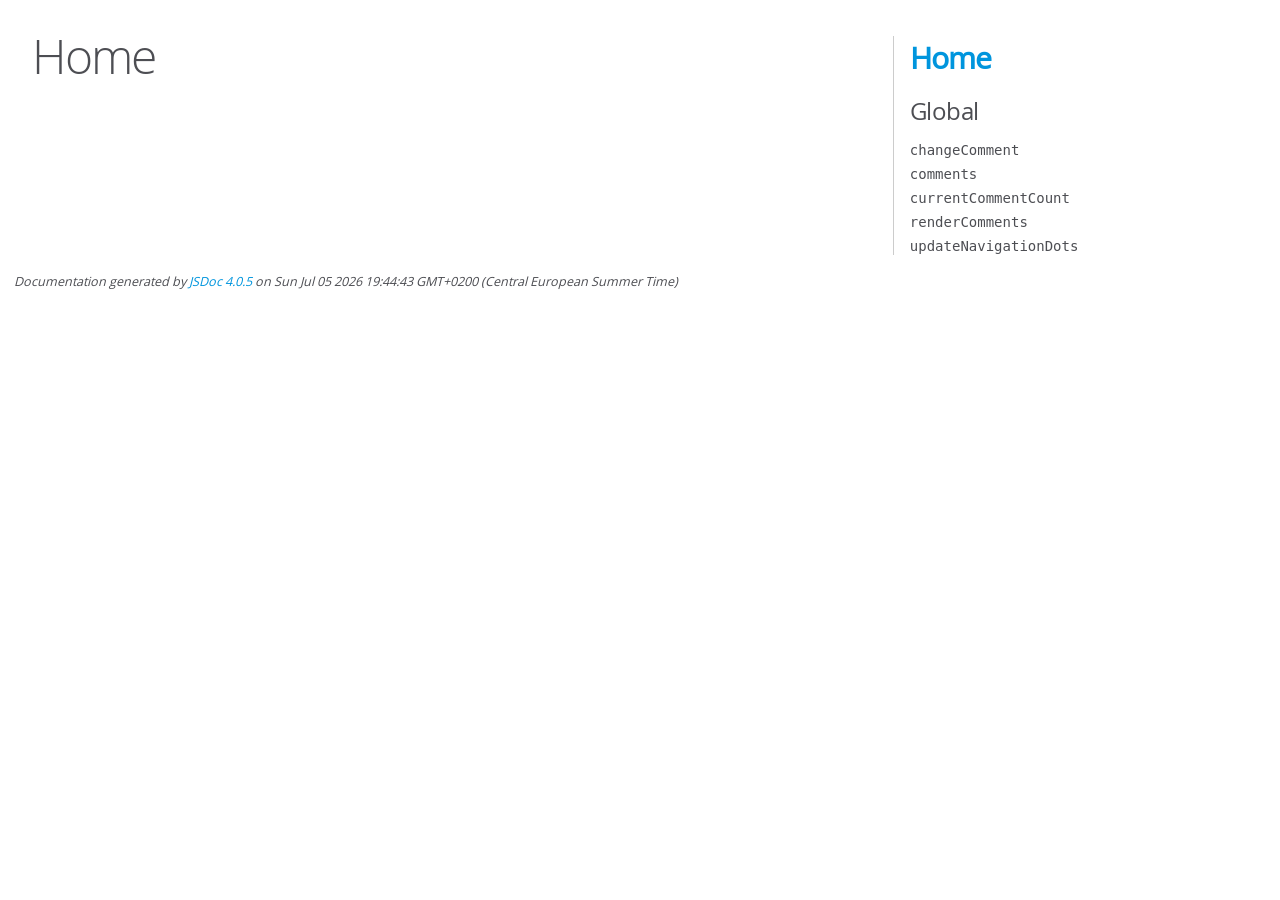
<file: out/index.html>
<!DOCTYPE html>
<html lang="en">
<head>
    <meta charset="utf-8">
    <title>JSDoc: Home</title>

    <script src="scripts/prettify/prettify.js"> </script>
    <script src="scripts/prettify/lang-css.js"> </script>
    <!--[if lt IE 9]>
      <script src="//html5shiv.googlecode.com/svn/trunk/html5.js"></script>
    <![endif]-->
    <link type="text/css" rel="stylesheet" href="styles/prettify-tomorrow.css">
    <link type="text/css" rel="stylesheet" href="styles/jsdoc-default.css">
</head>

<body>

<div id="main">

    <h1 class="page-title">Home</h1>

    



    


    <h3> </h3>










    









</div>

<nav>
    <h2><a href="index.html">Home</a></h2><h3>Global</h3><ul><li><a href="global.html#changeComment">changeComment</a></li><li><a href="global.html#comments">comments</a></li><li><a href="global.html#currentCommentCount">currentCommentCount</a></li><li><a href="global.html#renderComments">renderComments</a></li><li><a href="global.html#updateNavigationDots">updateNavigationDots</a></li></ul>
</nav>

<br class="clear">

<footer>
    Documentation generated by <a href="https://github.com/jsdoc/jsdoc">JSDoc 4.0.5</a> on Sun Jul 05 2026 19:44:43 GMT+0200 (Central European Summer Time)
</footer>

<script> prettyPrint(); </script>
<script src="scripts/linenumber.js"> </script>
</body>
</html>
</file>
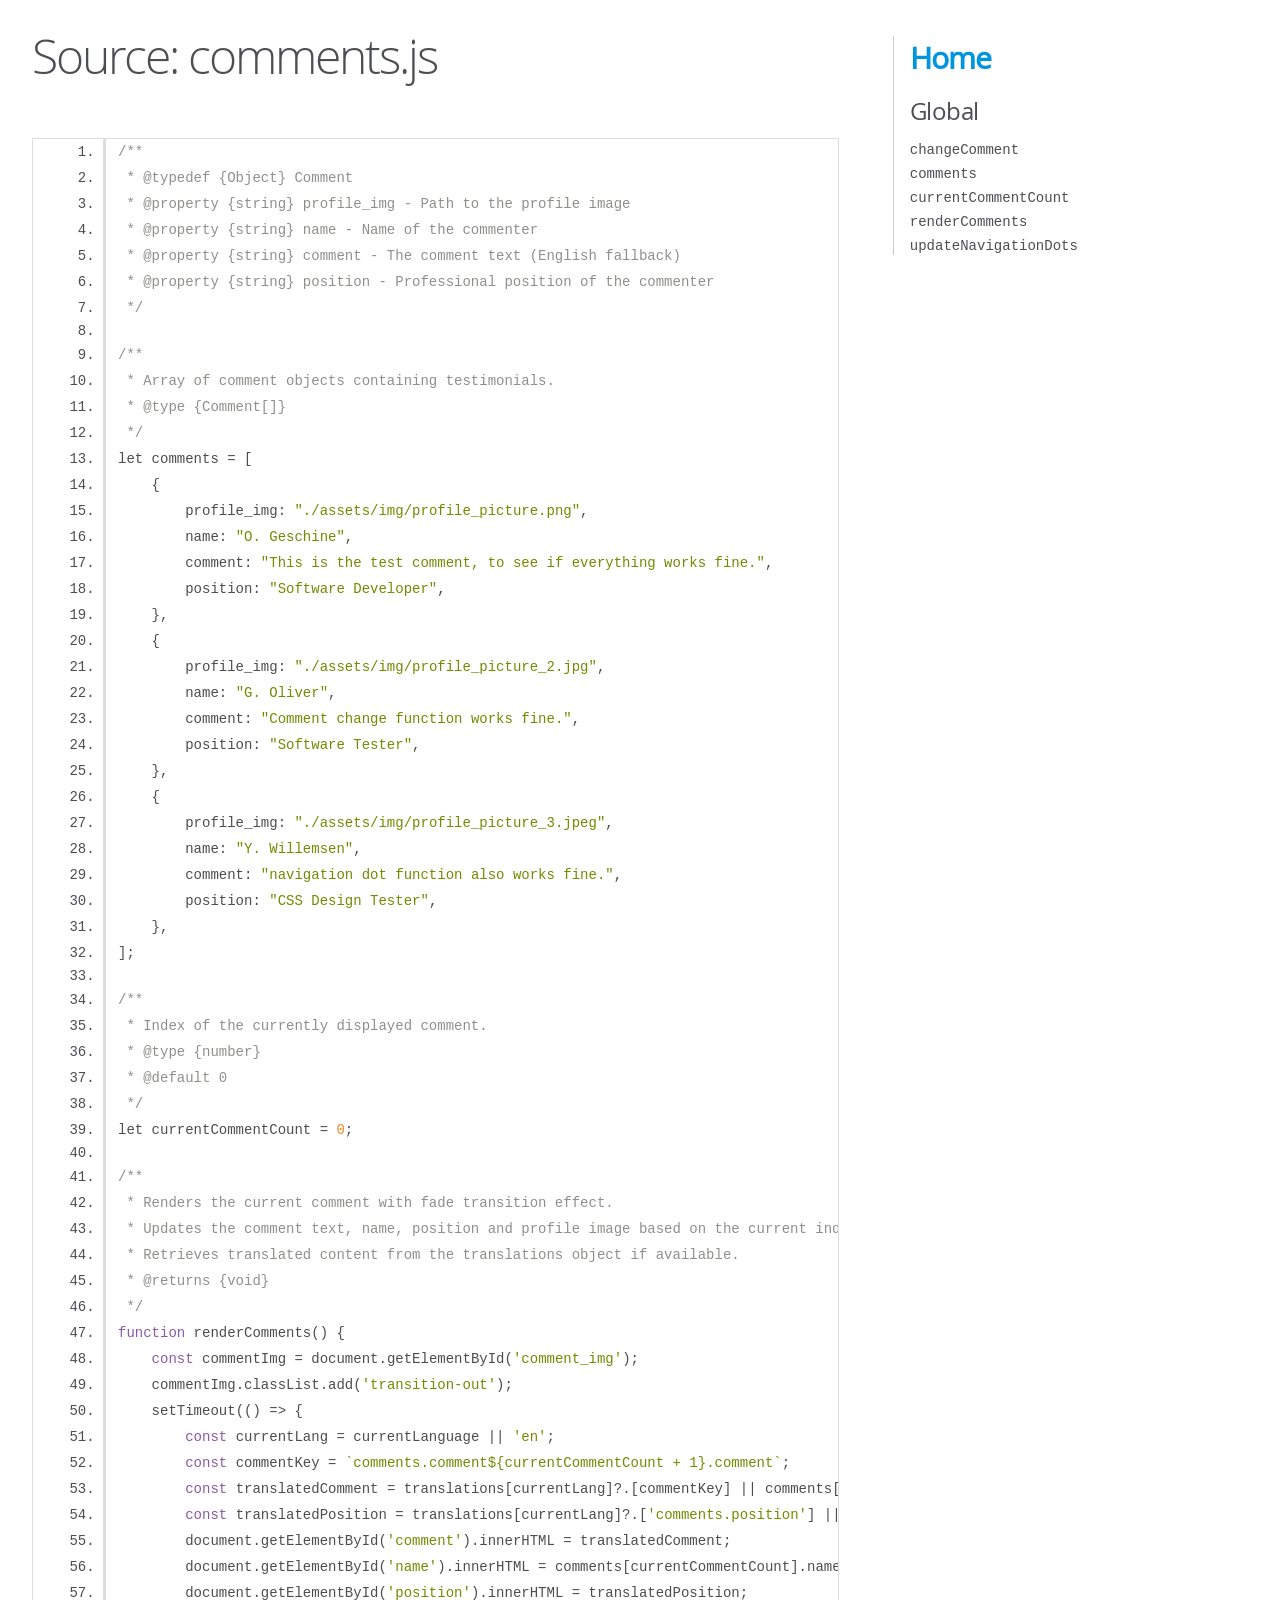
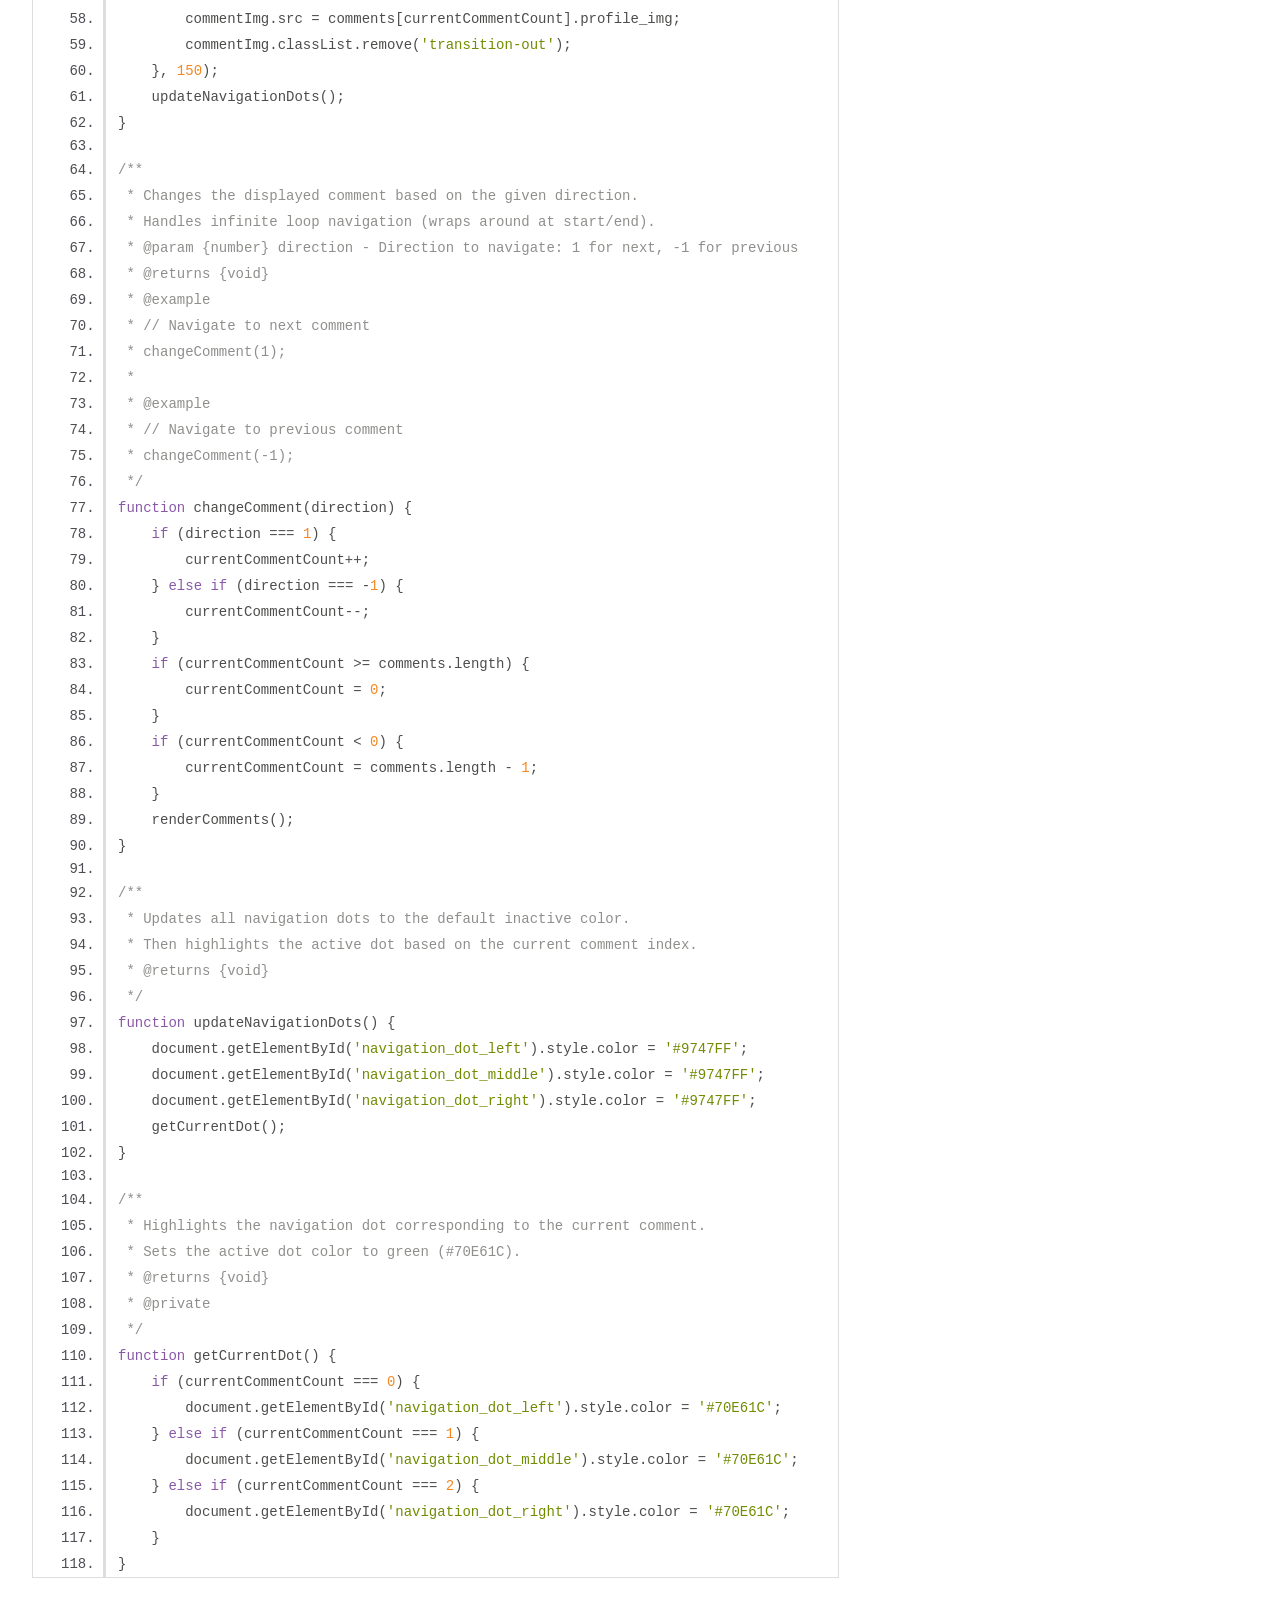
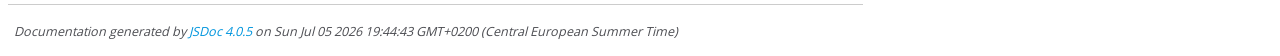
<file: out/comments.js.html>
<!DOCTYPE html>
<html lang="en">
<head>
    <meta charset="utf-8">
    <title>JSDoc: Source: comments.js</title>

    <script src="scripts/prettify/prettify.js"> </script>
    <script src="scripts/prettify/lang-css.js"> </script>
    <!--[if lt IE 9]>
      <script src="//html5shiv.googlecode.com/svn/trunk/html5.js"></script>
    <![endif]-->
    <link type="text/css" rel="stylesheet" href="styles/prettify-tomorrow.css">
    <link type="text/css" rel="stylesheet" href="styles/jsdoc-default.css">
</head>

<body>

<div id="main">

    <h1 class="page-title">Source: comments.js</h1>

    



    
    <section>
        <article>
            <pre class="prettyprint source linenums"><code>/**
 * @typedef {Object} Comment
 * @property {string} profile_img - Path to the profile image
 * @property {string} name - Name of the commenter
 * @property {string} comment - The comment text (English fallback)
 * @property {string} position - Professional position of the commenter
 */

/**
 * Array of comment objects containing testimonials.
 * @type {Comment[]}
 */
let comments = [
    {
        profile_img: "./assets/img/profile_picture.png",
        name: "O. Geschine",
        comment: "This is the test comment, to see if everything works fine.",
        position: "Software Developer",
    },
    {
        profile_img: "./assets/img/profile_picture_2.jpg",
        name: "G. Oliver",
        comment: "Comment change function works fine.",
        position: "Software Tester",
    },
    {
        profile_img: "./assets/img/profile_picture_3.jpeg",
        name: "Y. Willemsen",
        comment: "navigation dot function also works fine.",
        position: "CSS Design Tester",
    },
];

/**
 * Index of the currently displayed comment.
 * @type {number}
 * @default 0
 */
let currentCommentCount = 0;

/**
 * Renders the current comment with fade transition effect.
 * Updates the comment text, name, position and profile image based on the current index.
 * Retrieves translated content from the translations object if available.
 * @returns {void}
 */
function renderComments() {
    const commentImg = document.getElementById('comment_img');
    commentImg.classList.add('transition-out');
    setTimeout(() => {
        const currentLang = currentLanguage || 'en';
        const commentKey = `comments.comment${currentCommentCount + 1}.comment`;
        const translatedComment = translations[currentLang]?.[commentKey] || comments[currentCommentCount].comment;
        const translatedPosition = translations[currentLang]?.['comments.position'] || comments[currentCommentCount].position;
        document.getElementById('comment').innerHTML = translatedComment;
        document.getElementById('name').innerHTML = comments[currentCommentCount].name;
        document.getElementById('position').innerHTML = translatedPosition;
        commentImg.src = comments[currentCommentCount].profile_img;
        commentImg.classList.remove('transition-out');
    }, 150);
    updateNavigationDots();
}

/**
 * Changes the displayed comment based on the given direction.
 * Handles infinite loop navigation (wraps around at start/end).
 * @param {number} direction - Direction to navigate: 1 for next, -1 for previous
 * @returns {void}
 * @example
 * // Navigate to next comment
 * changeComment(1);
 *
 * @example
 * // Navigate to previous comment
 * changeComment(-1);
 */
function changeComment(direction) {
    if (direction === 1) {
        currentCommentCount++;
    } else if (direction === -1) {
        currentCommentCount--;
    }
    if (currentCommentCount >= comments.length) {
        currentCommentCount = 0;
    }
    if (currentCommentCount &lt; 0) {
        currentCommentCount = comments.length - 1;
    }
    renderComments();
}

/**
 * Updates all navigation dots to the default inactive color.
 * Then highlights the active dot based on the current comment index.
 * @returns {void}
 */
function updateNavigationDots() {
    document.getElementById('navigation_dot_left').style.color = '#9747FF';
    document.getElementById('navigation_dot_middle').style.color = '#9747FF';
    document.getElementById('navigation_dot_right').style.color = '#9747FF';
    getCurrentDot();
}

/**
 * Highlights the navigation dot corresponding to the current comment.
 * Sets the active dot color to green (#70E61C).
 * @returns {void}
 * @private
 */
function getCurrentDot() {
    if (currentCommentCount === 0) {
        document.getElementById('navigation_dot_left').style.color = '#70E61C';
    } else if (currentCommentCount === 1) {
        document.getElementById('navigation_dot_middle').style.color = '#70E61C';
    } else if (currentCommentCount === 2) {
        document.getElementById('navigation_dot_right').style.color = '#70E61C';
    }
}</code></pre>
        </article>
    </section>




</div>

<nav>
    <h2><a href="index.html">Home</a></h2><h3>Global</h3><ul><li><a href="global.html#changeComment">changeComment</a></li><li><a href="global.html#comments">comments</a></li><li><a href="global.html#currentCommentCount">currentCommentCount</a></li><li><a href="global.html#renderComments">renderComments</a></li><li><a href="global.html#updateNavigationDots">updateNavigationDots</a></li></ul>
</nav>

<br class="clear">

<footer>
    Documentation generated by <a href="https://github.com/jsdoc/jsdoc">JSDoc 4.0.5</a> on Sun Jul 05 2026 19:44:43 GMT+0200 (Central European Summer Time)
</footer>

<script> prettyPrint(); </script>
<script src="scripts/linenumber.js"> </script>
</body>
</html>
</file>
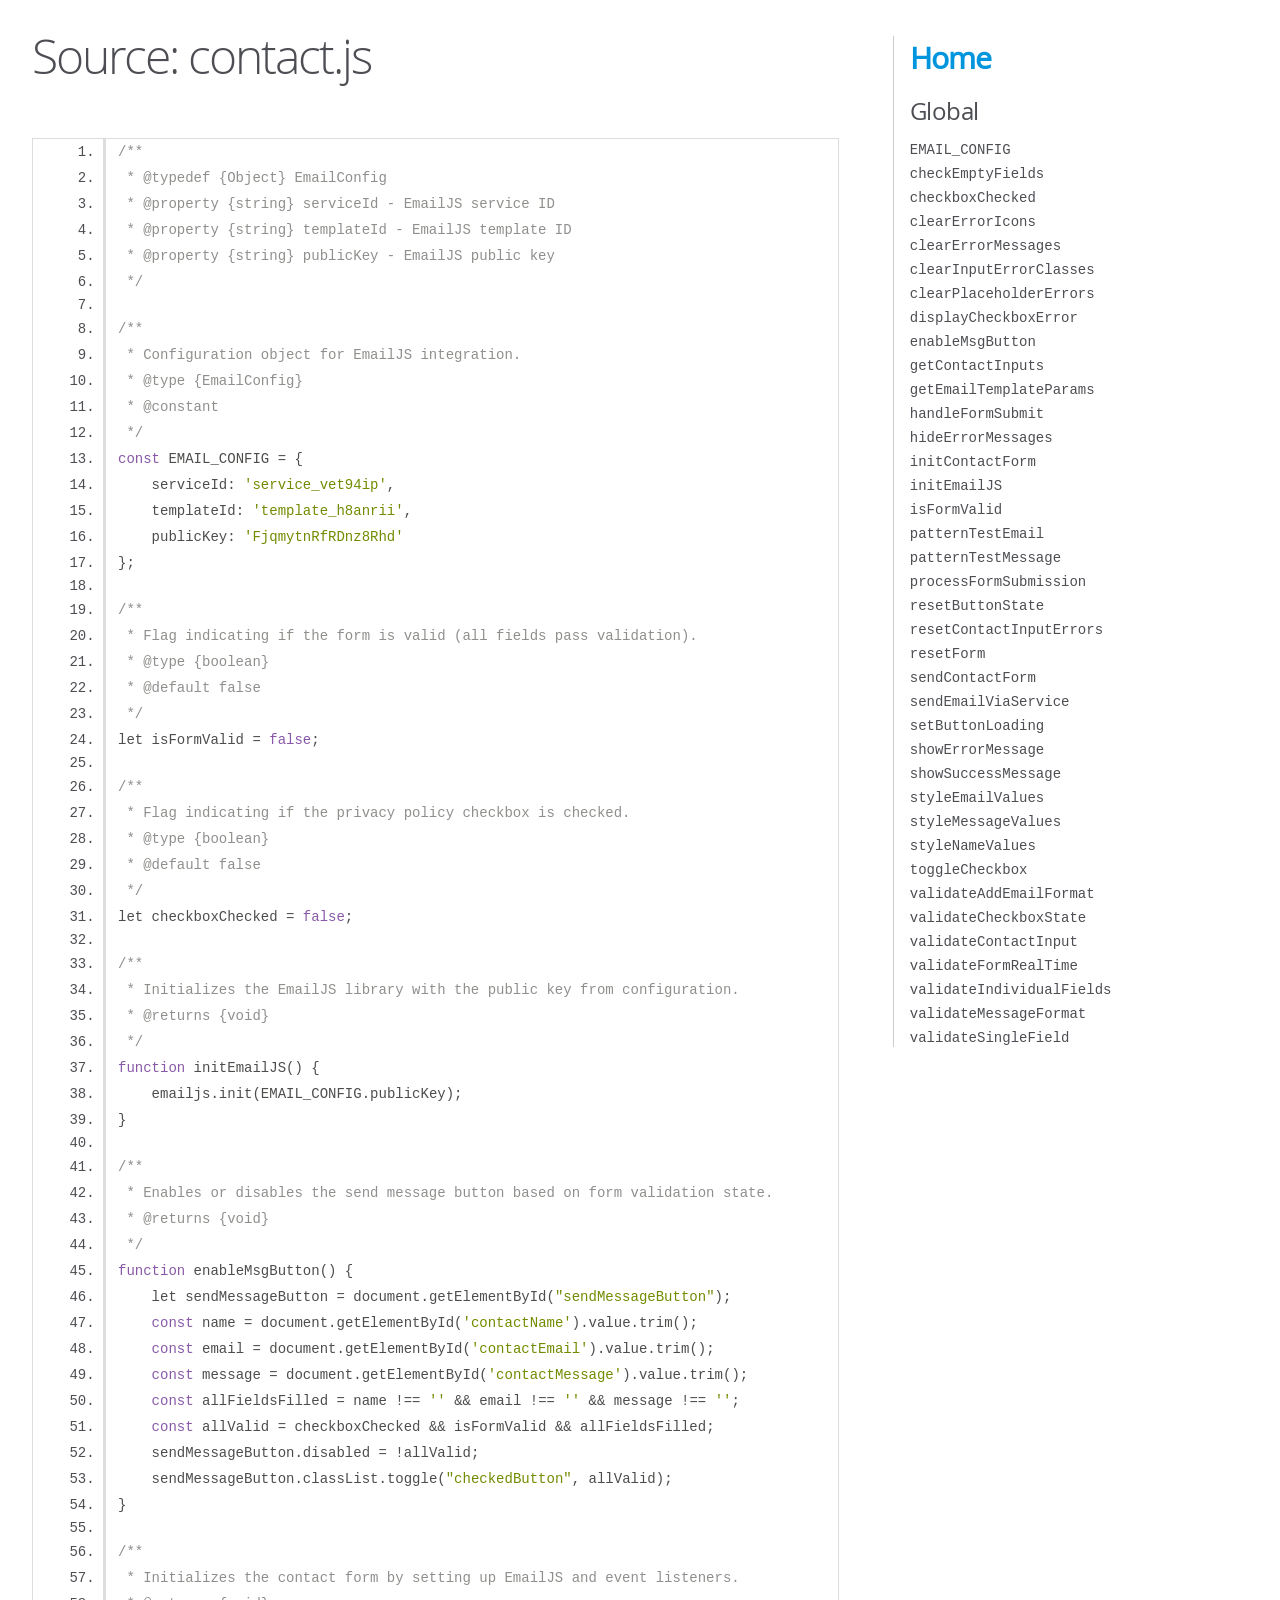
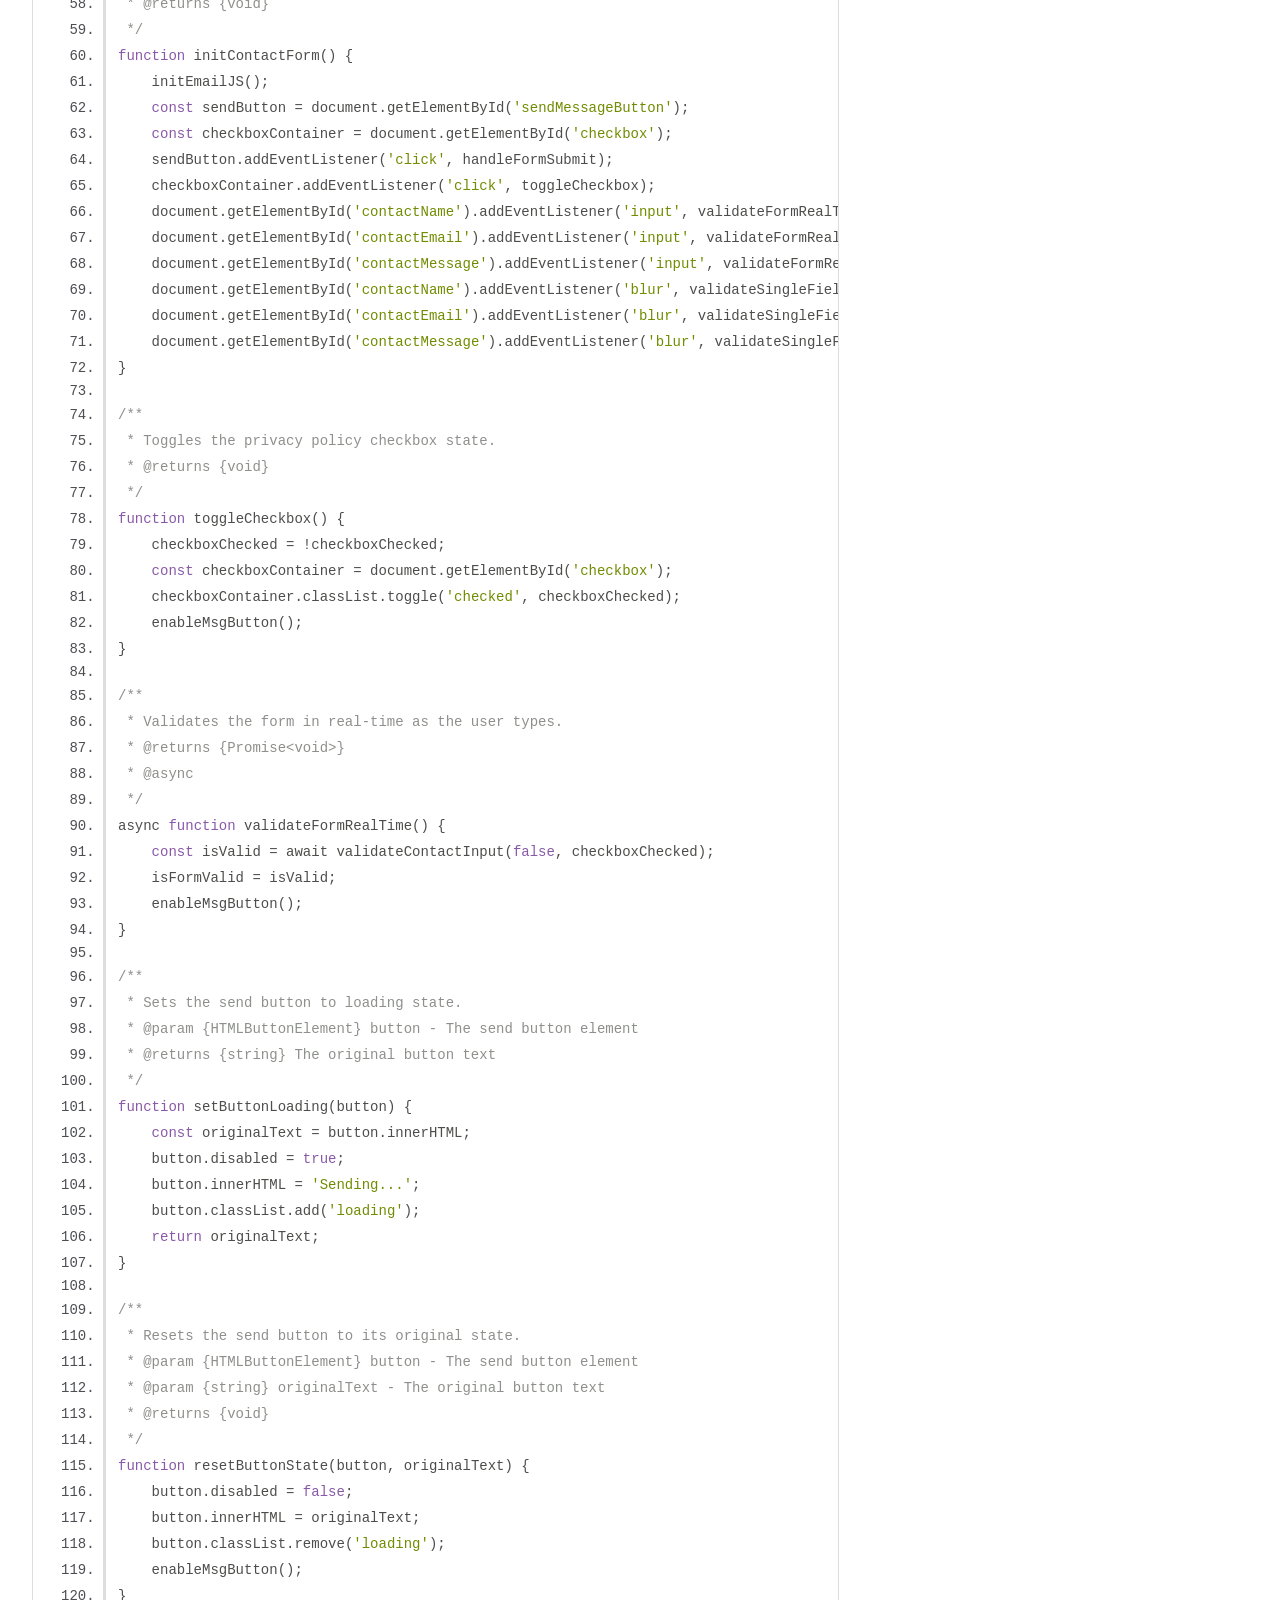
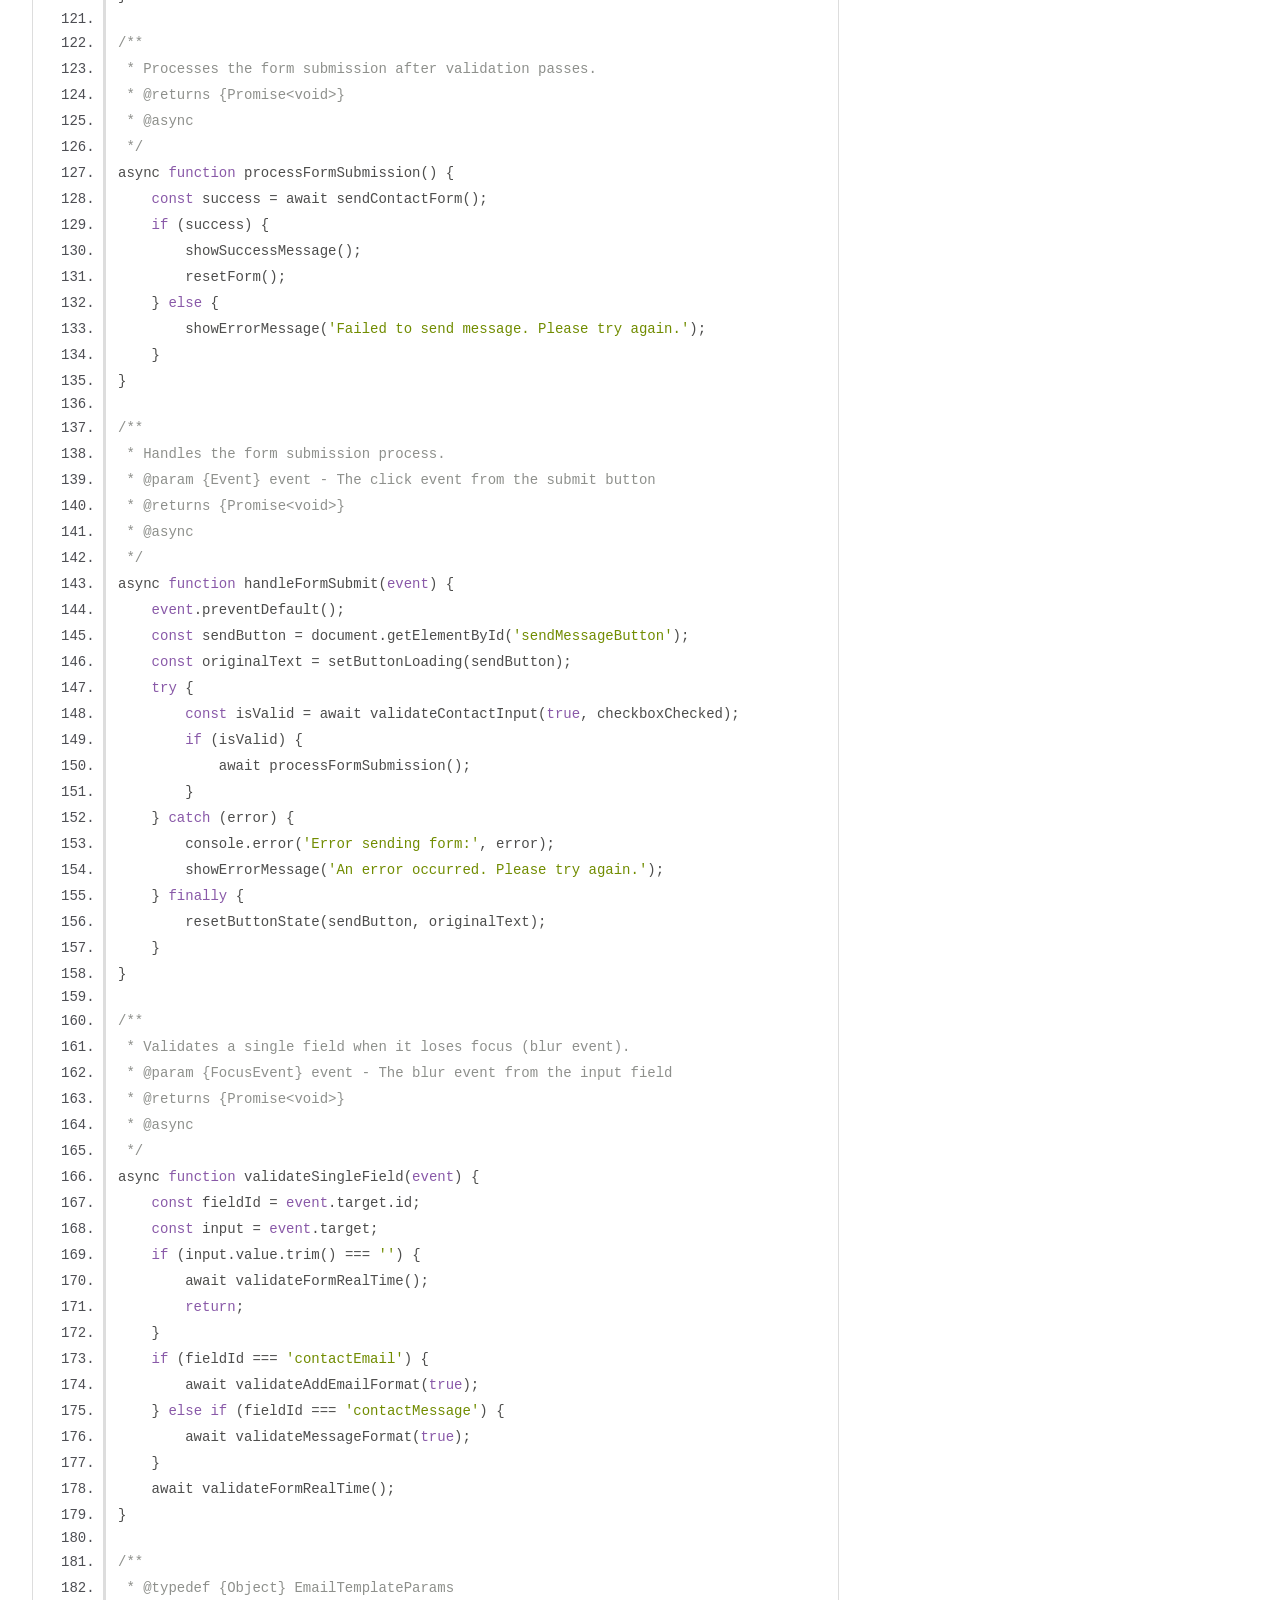
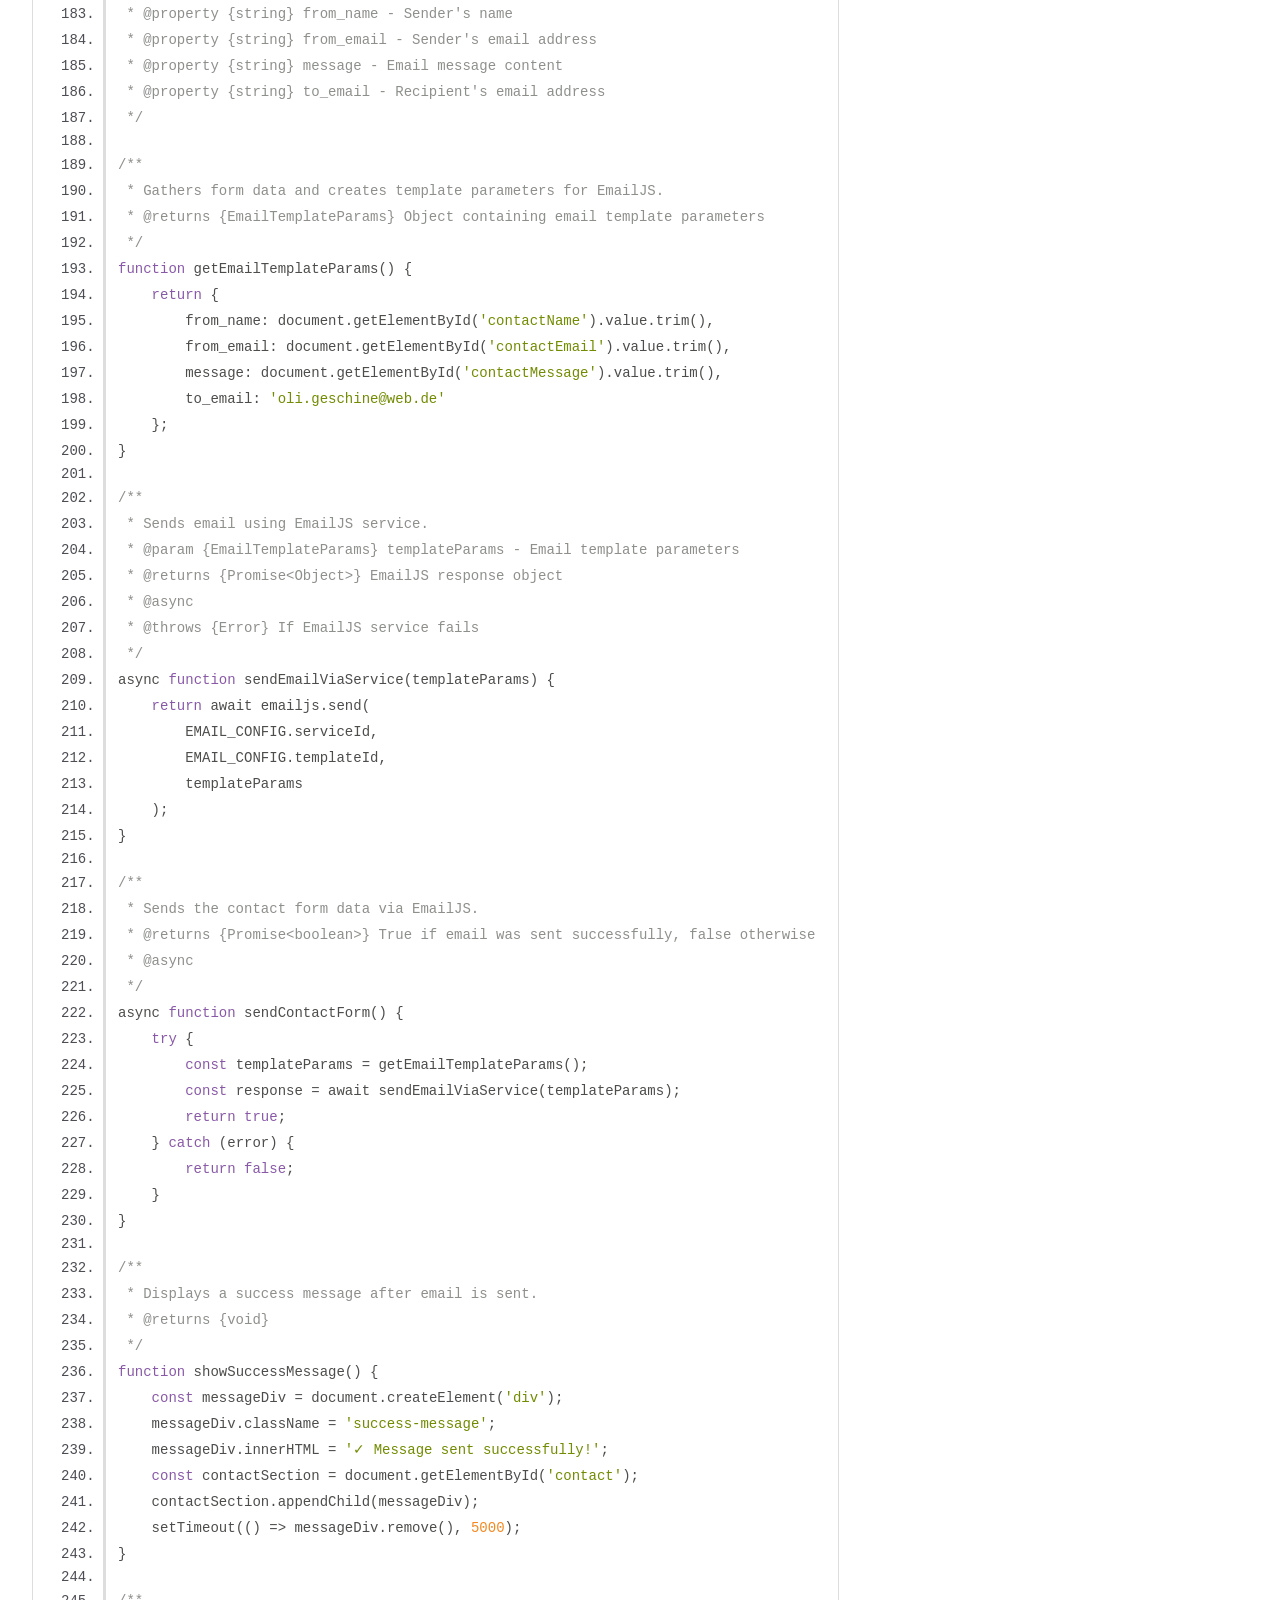
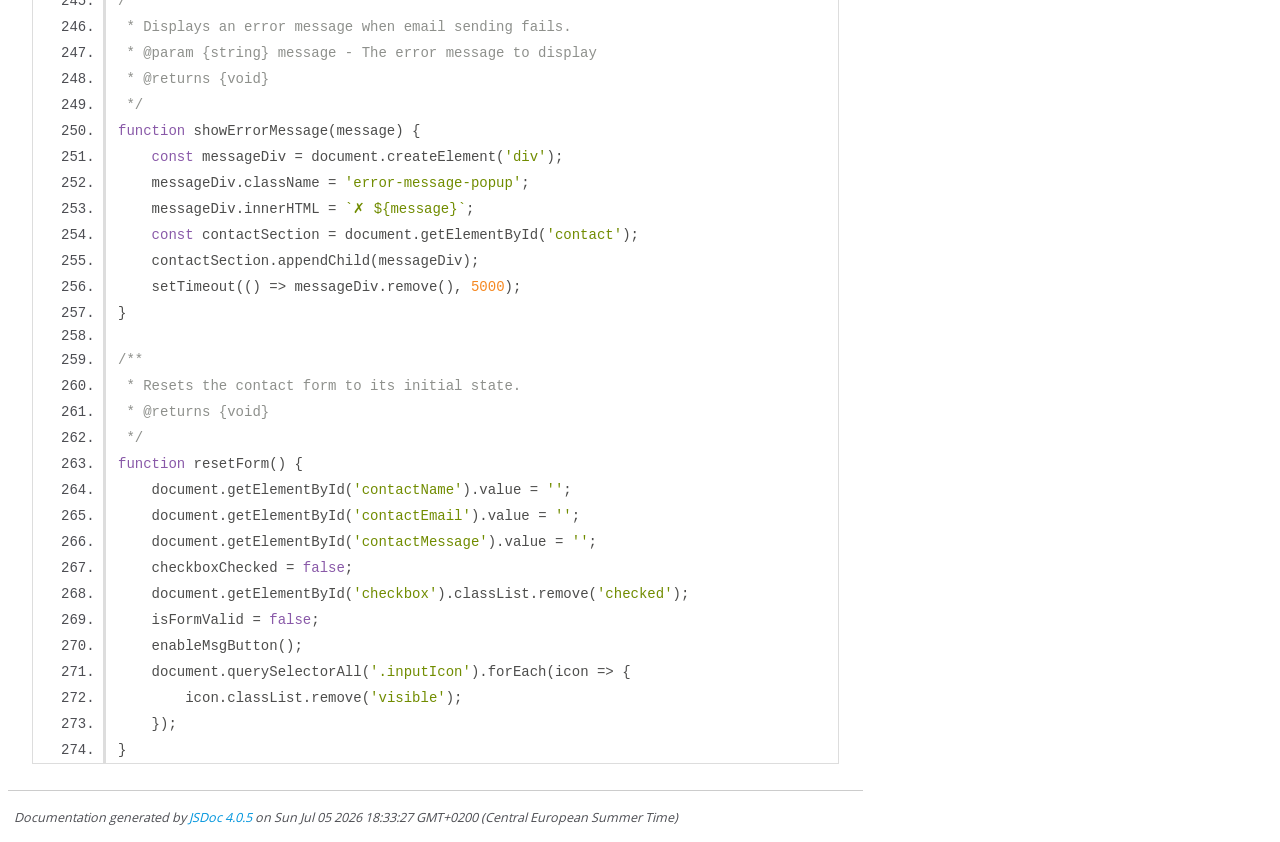
<file: out/contact.js.html>
<!DOCTYPE html>
<html lang="en">
<head>
    <meta charset="utf-8">
    <title>JSDoc: Source: contact.js</title>

    <script src="scripts/prettify/prettify.js"> </script>
    <script src="scripts/prettify/lang-css.js"> </script>
    <!--[if lt IE 9]>
      <script src="//html5shiv.googlecode.com/svn/trunk/html5.js"></script>
    <![endif]-->
    <link type="text/css" rel="stylesheet" href="styles/prettify-tomorrow.css">
    <link type="text/css" rel="stylesheet" href="styles/jsdoc-default.css">
</head>

<body>

<div id="main">

    <h1 class="page-title">Source: contact.js</h1>

    



    
    <section>
        <article>
            <pre class="prettyprint source linenums"><code>/**
 * @typedef {Object} EmailConfig
 * @property {string} serviceId - EmailJS service ID
 * @property {string} templateId - EmailJS template ID
 * @property {string} publicKey - EmailJS public key
 */

/**
 * Configuration object for EmailJS integration.
 * @type {EmailConfig}
 * @constant
 */
const EMAIL_CONFIG = {
    serviceId: 'service_vet94ip',
    templateId: 'template_h8anrii',
    publicKey: 'FjqmytnRfRDnz8Rhd'
};

/**
 * Flag indicating if the form is valid (all fields pass validation).
 * @type {boolean}
 * @default false
 */
let isFormValid = false;

/**
 * Flag indicating if the privacy policy checkbox is checked.
 * @type {boolean}
 * @default false
 */
let checkboxChecked = false;

/**
 * Initializes the EmailJS library with the public key from configuration.
 * @returns {void}
 */
function initEmailJS() {
    emailjs.init(EMAIL_CONFIG.publicKey);
}

/**
 * Enables or disables the send message button based on form validation state.
 * @returns {void}
 */
function enableMsgButton() {
    let sendMessageButton = document.getElementById("sendMessageButton");
    const name = document.getElementById('contactName').value.trim();
    const email = document.getElementById('contactEmail').value.trim();
    const message = document.getElementById('contactMessage').value.trim();
    const allFieldsFilled = name !== '' &amp;&amp; email !== '' &amp;&amp; message !== '';
    const allValid = checkboxChecked &amp;&amp; isFormValid &amp;&amp; allFieldsFilled;
    sendMessageButton.disabled = !allValid;
    sendMessageButton.classList.toggle("checkedButton", allValid);
}

/**
 * Initializes the contact form by setting up EmailJS and event listeners.
 * @returns {void}
 */
function initContactForm() {
    initEmailJS();
    const sendButton = document.getElementById('sendMessageButton');
    const checkboxContainer = document.getElementById('checkbox');
    sendButton.addEventListener('click', handleFormSubmit);
    checkboxContainer.addEventListener('click', toggleCheckbox);
    document.getElementById('contactName').addEventListener('input', validateFormRealTime);
    document.getElementById('contactEmail').addEventListener('input', validateFormRealTime);
    document.getElementById('contactMessage').addEventListener('input', validateFormRealTime);
    document.getElementById('contactName').addEventListener('blur', validateSingleField);
    document.getElementById('contactEmail').addEventListener('blur', validateSingleField);
    document.getElementById('contactMessage').addEventListener('blur', validateSingleField);
}

/**
 * Toggles the privacy policy checkbox state.
 * @returns {void}
 */
function toggleCheckbox() {
    checkboxChecked = !checkboxChecked;
    const checkboxContainer = document.getElementById('checkbox');
    checkboxContainer.classList.toggle('checked', checkboxChecked);
    enableMsgButton();
}

/**
 * Validates the form in real-time as the user types.
 * @returns {Promise&lt;void>}
 * @async
 */
async function validateFormRealTime() {
    const isValid = await validateContactInput(false, checkboxChecked);
    isFormValid = isValid;
    enableMsgButton();
}

/**
 * Sets the send button to loading state.
 * @param {HTMLButtonElement} button - The send button element
 * @returns {string} The original button text
 */
function setButtonLoading(button) {
    const originalText = button.innerHTML;
    button.disabled = true;
    button.innerHTML = 'Sending...';
    button.classList.add('loading');
    return originalText;
}

/**
 * Resets the send button to its original state.
 * @param {HTMLButtonElement} button - The send button element
 * @param {string} originalText - The original button text
 * @returns {void}
 */
function resetButtonState(button, originalText) {
    button.disabled = false;
    button.innerHTML = originalText;
    button.classList.remove('loading');
    enableMsgButton();
}

/**
 * Processes the form submission after validation passes.
 * @returns {Promise&lt;void>}
 * @async
 */
async function processFormSubmission() {
    const success = await sendContactForm();
    if (success) {
        showSuccessMessage();
        resetForm();
    } else {
        showErrorMessage('Failed to send message. Please try again.');
    }
}

/**
 * Handles the form submission process.
 * @param {Event} event - The click event from the submit button
 * @returns {Promise&lt;void>}
 * @async
 */
async function handleFormSubmit(event) {
    event.preventDefault();
    const sendButton = document.getElementById('sendMessageButton');
    const originalText = setButtonLoading(sendButton);
    try {
        const isValid = await validateContactInput(true, checkboxChecked);
        if (isValid) {
            await processFormSubmission();
        }
    } catch (error) {
        console.error('Error sending form:', error);
        showErrorMessage('An error occurred. Please try again.');
    } finally {
        resetButtonState(sendButton, originalText);
    }
}

/**
 * Validates a single field when it loses focus (blur event).
 * @param {FocusEvent} event - The blur event from the input field
 * @returns {Promise&lt;void>}
 * @async
 */
async function validateSingleField(event) {
    const fieldId = event.target.id;
    const input = event.target;
    if (input.value.trim() === '') {
        await validateFormRealTime();
        return;
    }
    if (fieldId === 'contactEmail') {
        await validateAddEmailFormat(true);
    } else if (fieldId === 'contactMessage') {
        await validateMessageFormat(true);
    }
    await validateFormRealTime();
}

/**
 * @typedef {Object} EmailTemplateParams
 * @property {string} from_name - Sender's name
 * @property {string} from_email - Sender's email address
 * @property {string} message - Email message content
 * @property {string} to_email - Recipient's email address
 */

/**
 * Gathers form data and creates template parameters for EmailJS.
 * @returns {EmailTemplateParams} Object containing email template parameters
 */
function getEmailTemplateParams() {
    return {
        from_name: document.getElementById('contactName').value.trim(),
        from_email: document.getElementById('contactEmail').value.trim(),
        message: document.getElementById('contactMessage').value.trim(),
        to_email: 'oli.geschine@web.de'
    };
}

/**
 * Sends email using EmailJS service.
 * @param {EmailTemplateParams} templateParams - Email template parameters
 * @returns {Promise&lt;Object>} EmailJS response object
 * @async
 * @throws {Error} If EmailJS service fails
 */
async function sendEmailViaService(templateParams) {
    return await emailjs.send(
        EMAIL_CONFIG.serviceId,
        EMAIL_CONFIG.templateId,
        templateParams
    );
}

/**
 * Sends the contact form data via EmailJS.
 * @returns {Promise&lt;boolean>} True if email was sent successfully, false otherwise
 * @async
 */
async function sendContactForm() {
    try {
        const templateParams = getEmailTemplateParams();
        const response = await sendEmailViaService(templateParams);
        return true;
    } catch (error) {
        return false;
    }
}

/**
 * Displays a success message after email is sent.
 * @returns {void}
 */
function showSuccessMessage() {
    const messageDiv = document.createElement('div');
    messageDiv.className = 'success-message';
    messageDiv.innerHTML = '✓ Message sent successfully!';
    const contactSection = document.getElementById('contact');
    contactSection.appendChild(messageDiv);
    setTimeout(() => messageDiv.remove(), 5000);
}

/**
 * Displays an error message when email sending fails.
 * @param {string} message - The error message to display
 * @returns {void}
 */
function showErrorMessage(message) {
    const messageDiv = document.createElement('div');
    messageDiv.className = 'error-message-popup';
    messageDiv.innerHTML = `✗ ${message}`;
    const contactSection = document.getElementById('contact');
    contactSection.appendChild(messageDiv);
    setTimeout(() => messageDiv.remove(), 5000);
}

/**
 * Resets the contact form to its initial state.
 * @returns {void}
 */
function resetForm() {
    document.getElementById('contactName').value = '';
    document.getElementById('contactEmail').value = '';
    document.getElementById('contactMessage').value = '';
    checkboxChecked = false;
    document.getElementById('checkbox').classList.remove('checked');
    isFormValid = false;
    enableMsgButton();
    document.querySelectorAll('.inputIcon').forEach(icon => {
        icon.classList.remove('visible');
    });
}</code></pre>
        </article>
    </section>




</div>

<nav>
    <h2><a href="index.html">Home</a></h2><h3>Global</h3><ul><li><a href="global.html#EMAIL_CONFIG">EMAIL_CONFIG</a></li><li><a href="global.html#checkEmptyFields">checkEmptyFields</a></li><li><a href="global.html#checkboxChecked">checkboxChecked</a></li><li><a href="global.html#clearErrorIcons">clearErrorIcons</a></li><li><a href="global.html#clearErrorMessages">clearErrorMessages</a></li><li><a href="global.html#clearInputErrorClasses">clearInputErrorClasses</a></li><li><a href="global.html#clearPlaceholderErrors">clearPlaceholderErrors</a></li><li><a href="global.html#displayCheckboxError">displayCheckboxError</a></li><li><a href="global.html#enableMsgButton">enableMsgButton</a></li><li><a href="global.html#getContactInputs">getContactInputs</a></li><li><a href="global.html#getEmailTemplateParams">getEmailTemplateParams</a></li><li><a href="global.html#handleFormSubmit">handleFormSubmit</a></li><li><a href="global.html#hideErrorMessages">hideErrorMessages</a></li><li><a href="global.html#initContactForm">initContactForm</a></li><li><a href="global.html#initEmailJS">initEmailJS</a></li><li><a href="global.html#isFormValid">isFormValid</a></li><li><a href="global.html#patternTestEmail">patternTestEmail</a></li><li><a href="global.html#patternTestMessage">patternTestMessage</a></li><li><a href="global.html#processFormSubmission">processFormSubmission</a></li><li><a href="global.html#resetButtonState">resetButtonState</a></li><li><a href="global.html#resetContactInputErrors">resetContactInputErrors</a></li><li><a href="global.html#resetForm">resetForm</a></li><li><a href="global.html#sendContactForm">sendContactForm</a></li><li><a href="global.html#sendEmailViaService">sendEmailViaService</a></li><li><a href="global.html#setButtonLoading">setButtonLoading</a></li><li><a href="global.html#showErrorMessage">showErrorMessage</a></li><li><a href="global.html#showSuccessMessage">showSuccessMessage</a></li><li><a href="global.html#styleEmailValues">styleEmailValues</a></li><li><a href="global.html#styleMessageValues">styleMessageValues</a></li><li><a href="global.html#styleNameValues">styleNameValues</a></li><li><a href="global.html#toggleCheckbox">toggleCheckbox</a></li><li><a href="global.html#validateAddEmailFormat">validateAddEmailFormat</a></li><li><a href="global.html#validateCheckboxState">validateCheckboxState</a></li><li><a href="global.html#validateContactInput">validateContactInput</a></li><li><a href="global.html#validateFormRealTime">validateFormRealTime</a></li><li><a href="global.html#validateIndividualFields">validateIndividualFields</a></li><li><a href="global.html#validateMessageFormat">validateMessageFormat</a></li><li><a href="global.html#validateSingleField">validateSingleField</a></li></ul>
</nav>

<br class="clear">

<footer>
    Documentation generated by <a href="https://github.com/jsdoc/jsdoc">JSDoc 4.0.5</a> on Sun Jul 05 2026 18:33:27 GMT+0200 (Central European Summer Time)
</footer>

<script> prettyPrint(); </script>
<script src="scripts/linenumber.js"> </script>
</body>
</html>
</file>
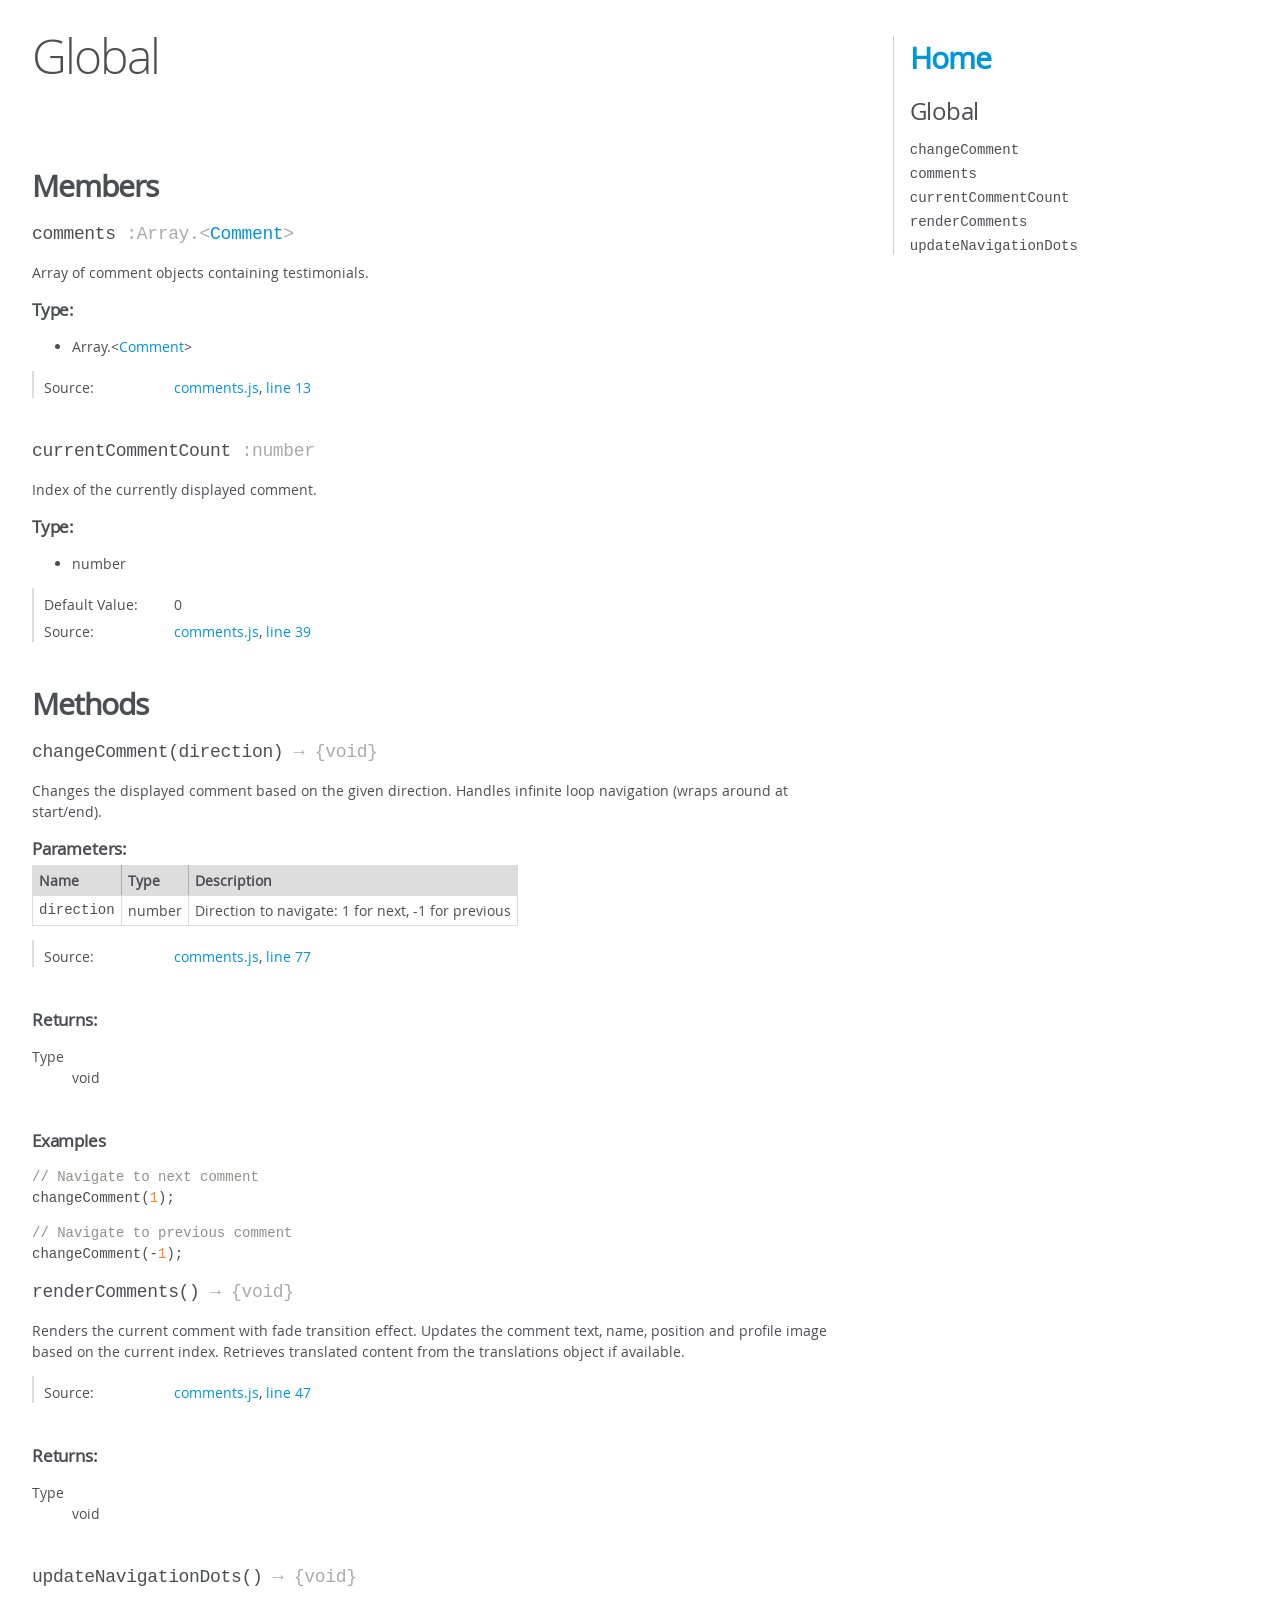
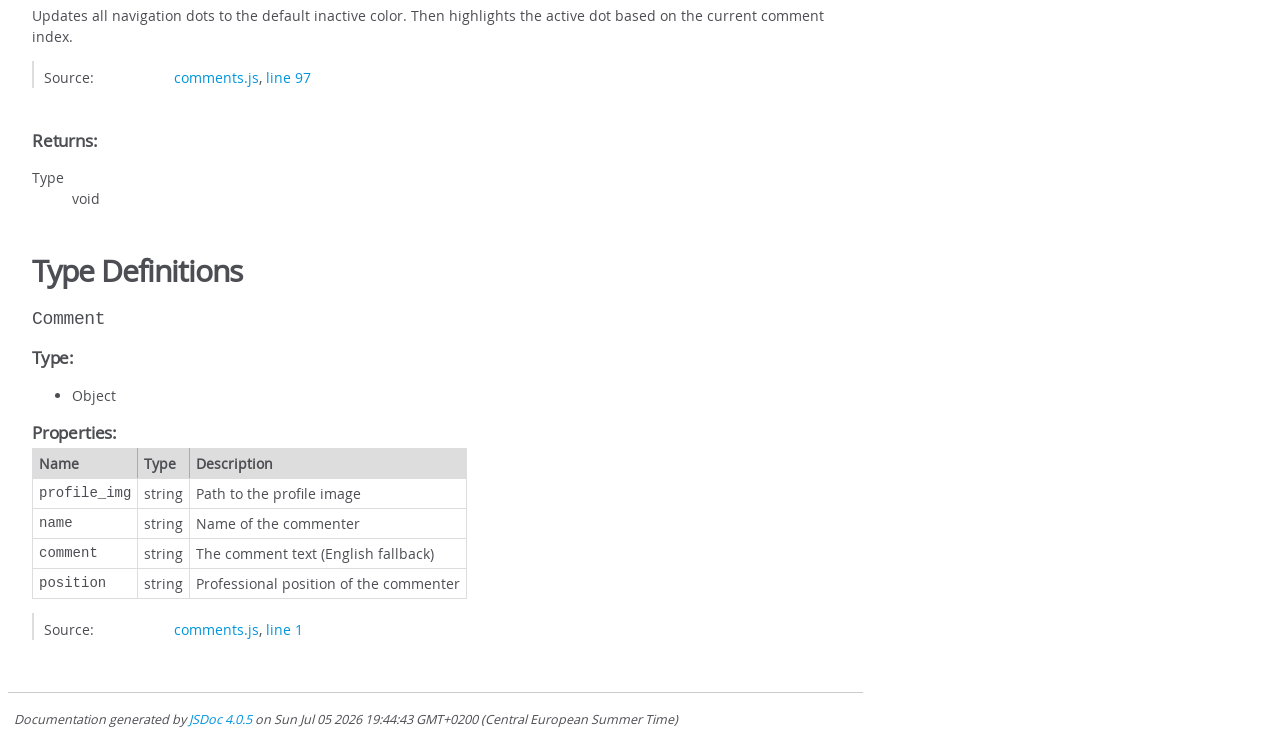
<file: out/global.html>
<!DOCTYPE html>
<html lang="en">
<head>
    <meta charset="utf-8">
    <title>JSDoc: Global</title>

    <script src="scripts/prettify/prettify.js"> </script>
    <script src="scripts/prettify/lang-css.js"> </script>
    <!--[if lt IE 9]>
      <script src="//html5shiv.googlecode.com/svn/trunk/html5.js"></script>
    <![endif]-->
    <link type="text/css" rel="stylesheet" href="styles/prettify-tomorrow.css">
    <link type="text/css" rel="stylesheet" href="styles/jsdoc-default.css">
</head>

<body>

<div id="main">

    <h1 class="page-title">Global</h1>

    




<section>

<header>
    
        <h2></h2>
        
    
</header>

<article>
    <div class="container-overview">
    
        

        


<dl class="details">

    

    

    

    

    

    

    

    

    

    

    

    

    

    

    

    
</dl>


        
    
    </div>

    

    

    

    

    

    

    
        <h3 class="subsection-title">Members</h3>

        
            
<h4 class="name" id="comments"><span class="type-signature"></span>comments<span class="type-signature"> :Array.&lt;<a href="global.html#Comment">Comment</a>></span></h4>




<div class="description">
    Array of comment objects containing testimonials.
</div>



    <h5>Type:</h5>
    <ul>
        <li>
            
<span class="param-type">Array.&lt;<a href="global.html#Comment">Comment</a>></span>


        </li>
    </ul>





<dl class="details">

    

    

    

    

    

    

    

    

    

    

    

    

    
    <dt class="tag-source">Source:</dt>
    <dd class="tag-source"><ul class="dummy"><li>
        <a href="comments.js.html">comments.js</a>, <a href="comments.js.html#line13">line 13</a>
    </li></ul></dd>
    

    

    

    
</dl>






        
            
<h4 class="name" id="currentCommentCount"><span class="type-signature"></span>currentCommentCount<span class="type-signature"> :number</span></h4>




<div class="description">
    Index of the currently displayed comment.
</div>



    <h5>Type:</h5>
    <ul>
        <li>
            
<span class="param-type">number</span>


        </li>
    </ul>





<dl class="details">

    

    

    

    

    

    

    

    

    

    

    

    
    <dt class="tag-default">Default Value:</dt>
    <dd class="tag-default"><ul class="dummy">
            <li>0</li>
        </ul></dd>
    

    
    <dt class="tag-source">Source:</dt>
    <dd class="tag-source"><ul class="dummy"><li>
        <a href="comments.js.html">comments.js</a>, <a href="comments.js.html#line39">line 39</a>
    </li></ul></dd>
    

    

    

    
</dl>






        
    

    
        <h3 class="subsection-title">Methods</h3>

        
            

    

    
    <h4 class="name" id="changeComment"><span class="type-signature"></span>changeComment<span class="signature">(direction)</span><span class="type-signature"> &rarr; {void}</span></h4>
    

    



<div class="description">
    Changes the displayed comment based on the given direction.
Handles infinite loop navigation (wraps around at start/end).
</div>









    <h5>Parameters:</h5>
    

<table class="params">
    <thead>
    <tr>
        
        <th>Name</th>
        

        <th>Type</th>

        

        

        <th class="last">Description</th>
    </tr>
    </thead>

    <tbody>
    

        <tr>
            
                <td class="name"><code>direction</code></td>
            

            <td class="type">
            
                
<span class="param-type">number</span>


            
            </td>

            

            

            <td class="description last">Direction to navigate: 1 for next, -1 for previous</td>
        </tr>

    
    </tbody>
</table>






<dl class="details">

    

    

    

    

    

    

    

    

    

    

    

    

    
    <dt class="tag-source">Source:</dt>
    <dd class="tag-source"><ul class="dummy"><li>
        <a href="comments.js.html">comments.js</a>, <a href="comments.js.html#line77">line 77</a>
    </li></ul></dd>
    

    

    

    
</dl>















<h5>Returns:</h5>

        


<dl>
    <dt>
        Type
    </dt>
    <dd>
        
<span class="param-type">void</span>


    </dd>
</dl>

    




    <h5>Examples</h5>
    
    <pre class="prettyprint"><code>// Navigate to next comment
changeComment(1);</code></pre>

    <pre class="prettyprint"><code>// Navigate to previous comment
changeComment(-1);</code></pre>



        
            

    

    
    <h4 class="name" id="renderComments"><span class="type-signature"></span>renderComments<span class="signature">()</span><span class="type-signature"> &rarr; {void}</span></h4>
    

    



<div class="description">
    Renders the current comment with fade transition effect.
Updates the comment text, name, position and profile image based on the current index.
Retrieves translated content from the translations object if available.
</div>













<dl class="details">

    

    

    

    

    

    

    

    

    

    

    

    

    
    <dt class="tag-source">Source:</dt>
    <dd class="tag-source"><ul class="dummy"><li>
        <a href="comments.js.html">comments.js</a>, <a href="comments.js.html#line47">line 47</a>
    </li></ul></dd>
    

    

    

    
</dl>















<h5>Returns:</h5>

        


<dl>
    <dt>
        Type
    </dt>
    <dd>
        
<span class="param-type">void</span>


    </dd>
</dl>

    





        
            

    

    
    <h4 class="name" id="updateNavigationDots"><span class="type-signature"></span>updateNavigationDots<span class="signature">()</span><span class="type-signature"> &rarr; {void}</span></h4>
    

    



<div class="description">
    Updates all navigation dots to the default inactive color.
Then highlights the active dot based on the current comment index.
</div>













<dl class="details">

    

    

    

    

    

    

    

    

    

    

    

    

    
    <dt class="tag-source">Source:</dt>
    <dd class="tag-source"><ul class="dummy"><li>
        <a href="comments.js.html">comments.js</a>, <a href="comments.js.html#line97">line 97</a>
    </li></ul></dd>
    

    

    

    
</dl>















<h5>Returns:</h5>

        


<dl>
    <dt>
        Type
    </dt>
    <dd>
        
<span class="param-type">void</span>


    </dd>
</dl>

    





        
    

    
        <h3 class="subsection-title">Type Definitions</h3>

        
                
<h4 class="name" id="Comment">Comment</h4>






    <h5>Type:</h5>
    <ul>
        <li>
            
<span class="param-type">Object</span>


        </li>
    </ul>





    <h5 class="subsection-title">Properties:</h5>

    

<table class="props">
    <thead>
    <tr>
        
        <th>Name</th>
        

        <th>Type</th>

        

        

        <th class="last">Description</th>
    </tr>
    </thead>

    <tbody>
    

        <tr>
            
                <td class="name"><code>profile_img</code></td>
            

            <td class="type">
            
                
<span class="param-type">string</span>


            
            </td>

            

            

            <td class="description last">Path to the profile image</td>
        </tr>

    

        <tr>
            
                <td class="name"><code>name</code></td>
            

            <td class="type">
            
                
<span class="param-type">string</span>


            
            </td>

            

            

            <td class="description last">Name of the commenter</td>
        </tr>

    

        <tr>
            
                <td class="name"><code>comment</code></td>
            

            <td class="type">
            
                
<span class="param-type">string</span>


            
            </td>

            

            

            <td class="description last">The comment text (English fallback)</td>
        </tr>

    

        <tr>
            
                <td class="name"><code>position</code></td>
            

            <td class="type">
            
                
<span class="param-type">string</span>


            
            </td>

            

            

            <td class="description last">Professional position of the commenter</td>
        </tr>

    
    </tbody>
</table>




<dl class="details">

    

    

    

    

    

    

    

    

    

    

    

    

    
    <dt class="tag-source">Source:</dt>
    <dd class="tag-source"><ul class="dummy"><li>
        <a href="comments.js.html">comments.js</a>, <a href="comments.js.html#line1">line 1</a>
    </li></ul></dd>
    

    

    

    
</dl>






            
    

    
</article>

</section>




</div>

<nav>
    <h2><a href="index.html">Home</a></h2><h3>Global</h3><ul><li><a href="global.html#changeComment">changeComment</a></li><li><a href="global.html#comments">comments</a></li><li><a href="global.html#currentCommentCount">currentCommentCount</a></li><li><a href="global.html#renderComments">renderComments</a></li><li><a href="global.html#updateNavigationDots">updateNavigationDots</a></li></ul>
</nav>

<br class="clear">

<footer>
    Documentation generated by <a href="https://github.com/jsdoc/jsdoc">JSDoc 4.0.5</a> on Sun Jul 05 2026 19:44:43 GMT+0200 (Central European Summer Time)
</footer>

<script> prettyPrint(); </script>
<script src="scripts/linenumber.js"> </script>
</body>
</html>
</file>
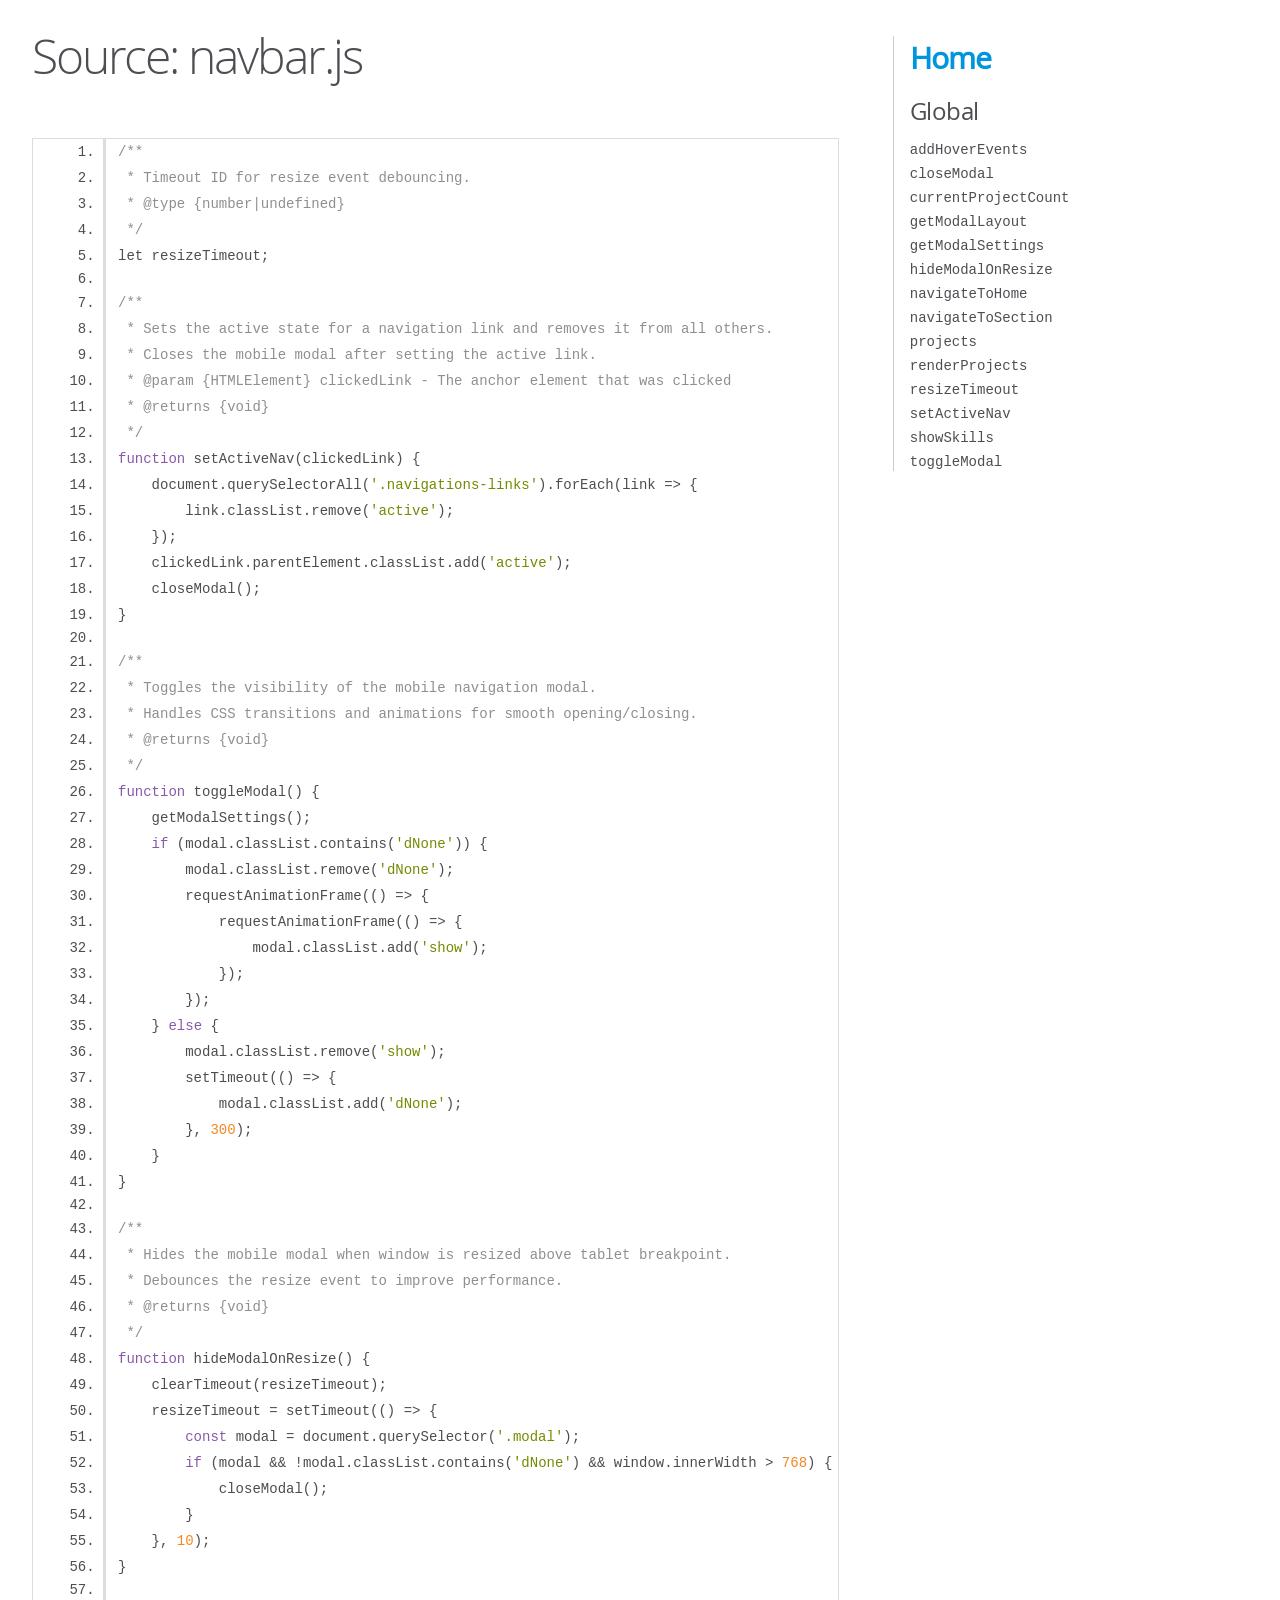
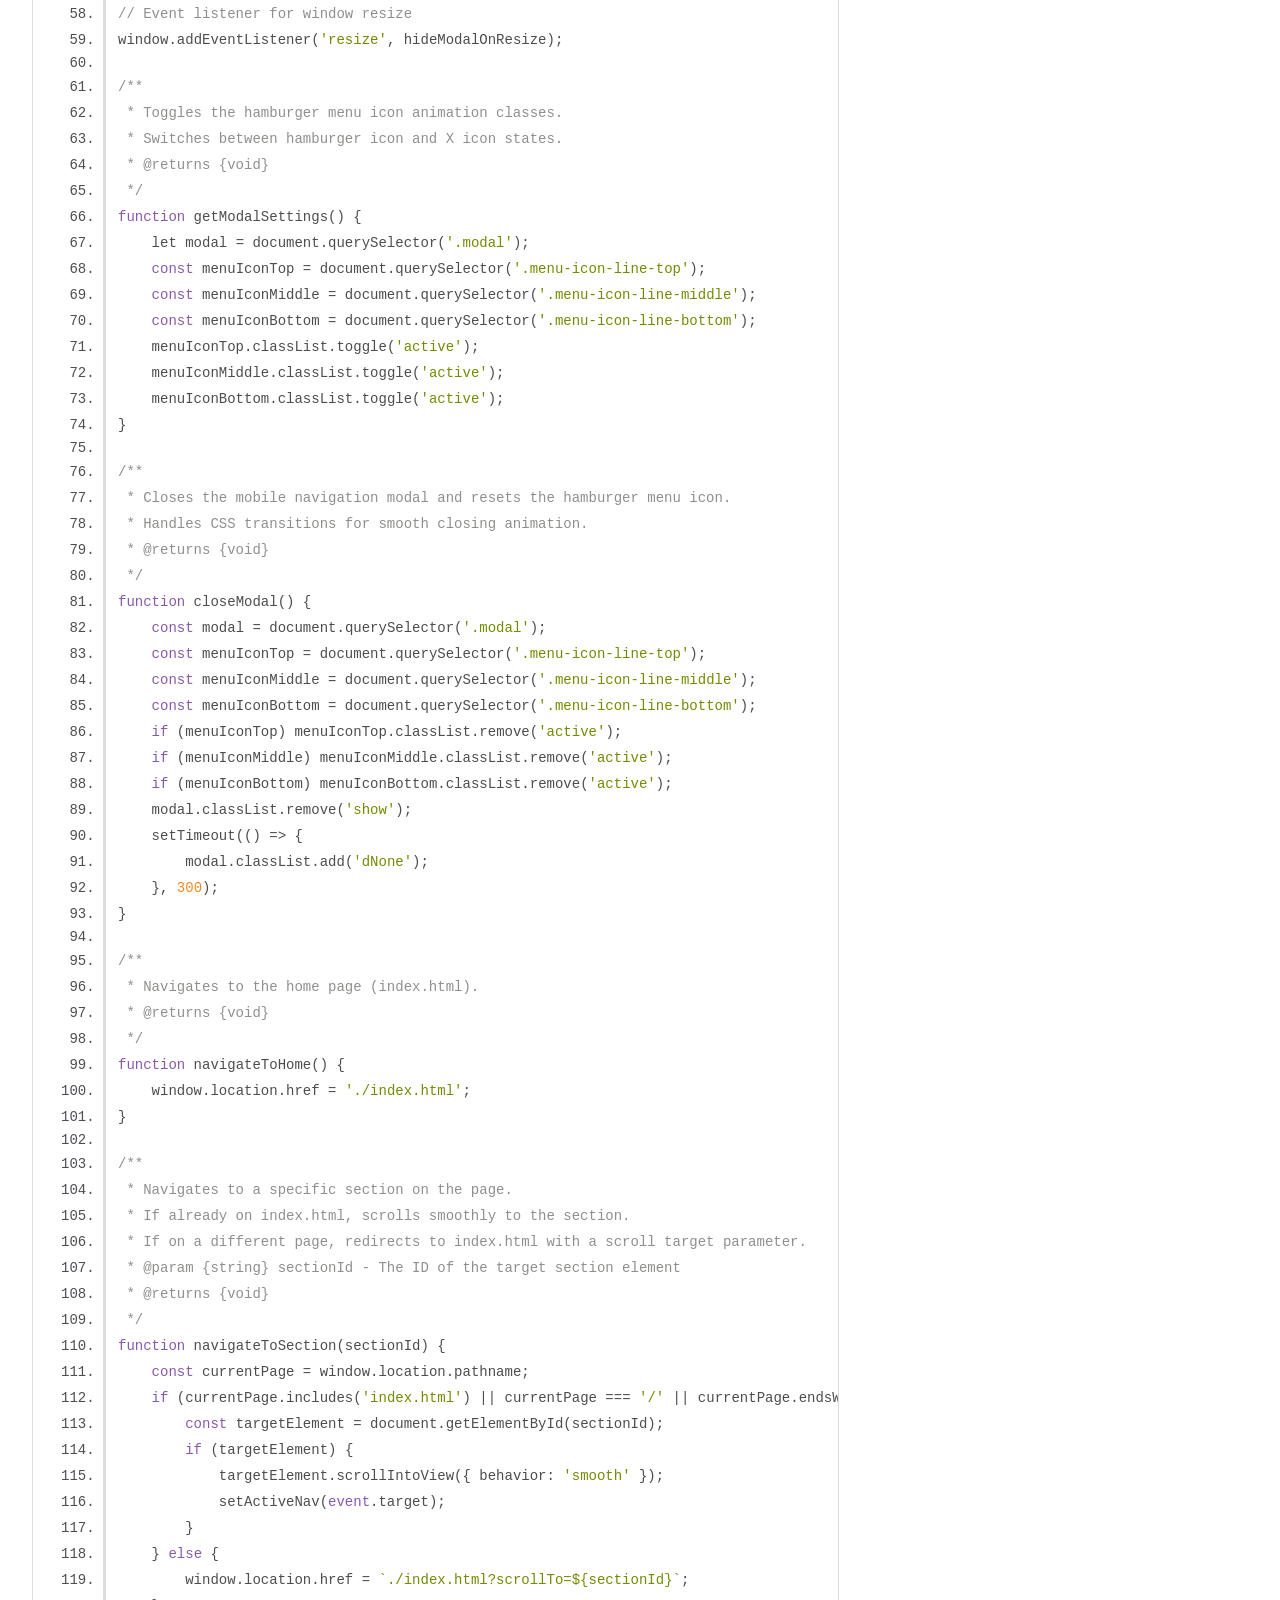
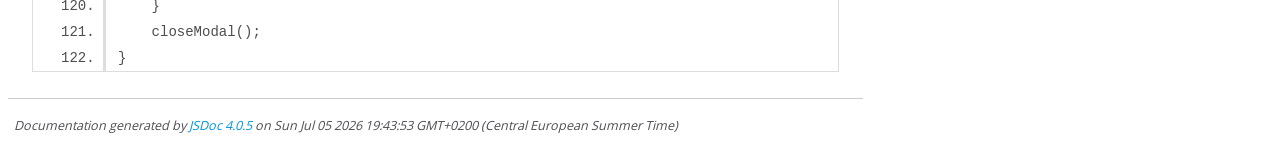
<file: out/navbar.js.html>
<!DOCTYPE html>
<html lang="en">
<head>
    <meta charset="utf-8">
    <title>JSDoc: Source: navbar.js</title>

    <script src="scripts/prettify/prettify.js"> </script>
    <script src="scripts/prettify/lang-css.js"> </script>
    <!--[if lt IE 9]>
      <script src="//html5shiv.googlecode.com/svn/trunk/html5.js"></script>
    <![endif]-->
    <link type="text/css" rel="stylesheet" href="styles/prettify-tomorrow.css">
    <link type="text/css" rel="stylesheet" href="styles/jsdoc-default.css">
</head>

<body>

<div id="main">

    <h1 class="page-title">Source: navbar.js</h1>

    



    
    <section>
        <article>
            <pre class="prettyprint source linenums"><code>/**
 * Timeout ID for resize event debouncing.
 * @type {number|undefined}
 */
let resizeTimeout;

/**
 * Sets the active state for a navigation link and removes it from all others.
 * Closes the mobile modal after setting the active link.
 * @param {HTMLElement} clickedLink - The anchor element that was clicked
 * @returns {void}
 */
function setActiveNav(clickedLink) {
    document.querySelectorAll('.navigations-links').forEach(link => {
        link.classList.remove('active');
    });
    clickedLink.parentElement.classList.add('active');
    closeModal();
}

/**
 * Toggles the visibility of the mobile navigation modal.
 * Handles CSS transitions and animations for smooth opening/closing.
 * @returns {void}
 */
function toggleModal() {
    getModalSettings();
    if (modal.classList.contains('dNone')) {
        modal.classList.remove('dNone');
        requestAnimationFrame(() => {
            requestAnimationFrame(() => {
                modal.classList.add('show');
            });
        });
    } else {
        modal.classList.remove('show');
        setTimeout(() => {
            modal.classList.add('dNone');
        }, 300);
    }
}

/**
 * Hides the mobile modal when window is resized above tablet breakpoint.
 * Debounces the resize event to improve performance.
 * @returns {void}
 */
function hideModalOnResize() {
    clearTimeout(resizeTimeout);
    resizeTimeout = setTimeout(() => {
        const modal = document.querySelector('.modal');
        if (modal &amp;&amp; !modal.classList.contains('dNone') &amp;&amp; window.innerWidth > 768) {
            closeModal();
        }
    }, 10);
}

// Event listener for window resize
window.addEventListener('resize', hideModalOnResize);

/**
 * Toggles the hamburger menu icon animation classes.
 * Switches between hamburger icon and X icon states.
 * @returns {void}
 */
function getModalSettings() {
    let modal = document.querySelector('.modal');
    const menuIconTop = document.querySelector('.menu-icon-line-top');
    const menuIconMiddle = document.querySelector('.menu-icon-line-middle');
    const menuIconBottom = document.querySelector('.menu-icon-line-bottom');
    menuIconTop.classList.toggle('active');
    menuIconMiddle.classList.toggle('active');
    menuIconBottom.classList.toggle('active');
}

/**
 * Closes the mobile navigation modal and resets the hamburger menu icon.
 * Handles CSS transitions for smooth closing animation.
 * @returns {void}
 */
function closeModal() {
    const modal = document.querySelector('.modal');
    const menuIconTop = document.querySelector('.menu-icon-line-top');
    const menuIconMiddle = document.querySelector('.menu-icon-line-middle');
    const menuIconBottom = document.querySelector('.menu-icon-line-bottom');
    if (menuIconTop) menuIconTop.classList.remove('active');
    if (menuIconMiddle) menuIconMiddle.classList.remove('active');
    if (menuIconBottom) menuIconBottom.classList.remove('active');
    modal.classList.remove('show');
    setTimeout(() => {
        modal.classList.add('dNone');
    }, 300);
}

/**
 * Navigates to the home page (index.html).
 * @returns {void}
 */
function navigateToHome() {
    window.location.href = './index.html';
}

/**
 * Navigates to a specific section on the page.
 * If already on index.html, scrolls smoothly to the section.
 * If on a different page, redirects to index.html with a scroll target parameter.
 * @param {string} sectionId - The ID of the target section element
 * @returns {void}
 */
function navigateToSection(sectionId) {
    const currentPage = window.location.pathname;
    if (currentPage.includes('index.html') || currentPage === '/' || currentPage.endsWith('/')) {
        const targetElement = document.getElementById(sectionId);
        if (targetElement) {
            targetElement.scrollIntoView({ behavior: 'smooth' });
            setActiveNav(event.target);
        }
    } else {
        window.location.href = `./index.html?scrollTo=${sectionId}`;
    }
    closeModal();
}</code></pre>
        </article>
    </section>




</div>

<nav>
    <h2><a href="index.html">Home</a></h2><h3>Global</h3><ul><li><a href="global.html#addHoverEvents">addHoverEvents</a></li><li><a href="global.html#closeModal">closeModal</a></li><li><a href="global.html#currentProjectCount">currentProjectCount</a></li><li><a href="global.html#getModalLayout">getModalLayout</a></li><li><a href="global.html#getModalSettings">getModalSettings</a></li><li><a href="global.html#hideModalOnResize">hideModalOnResize</a></li><li><a href="global.html#navigateToHome">navigateToHome</a></li><li><a href="global.html#navigateToSection">navigateToSection</a></li><li><a href="global.html#projects">projects</a></li><li><a href="global.html#renderProjects">renderProjects</a></li><li><a href="global.html#resizeTimeout">resizeTimeout</a></li><li><a href="global.html#setActiveNav">setActiveNav</a></li><li><a href="global.html#showSkills">showSkills</a></li><li><a href="global.html#toggleModal">toggleModal</a></li></ul>
</nav>

<br class="clear">

<footer>
    Documentation generated by <a href="https://github.com/jsdoc/jsdoc">JSDoc 4.0.5</a> on Sun Jul 05 2026 19:43:53 GMT+0200 (Central European Summer Time)
</footer>

<script> prettyPrint(); </script>
<script src="scripts/linenumber.js"> </script>
</body>
</html>
</file>
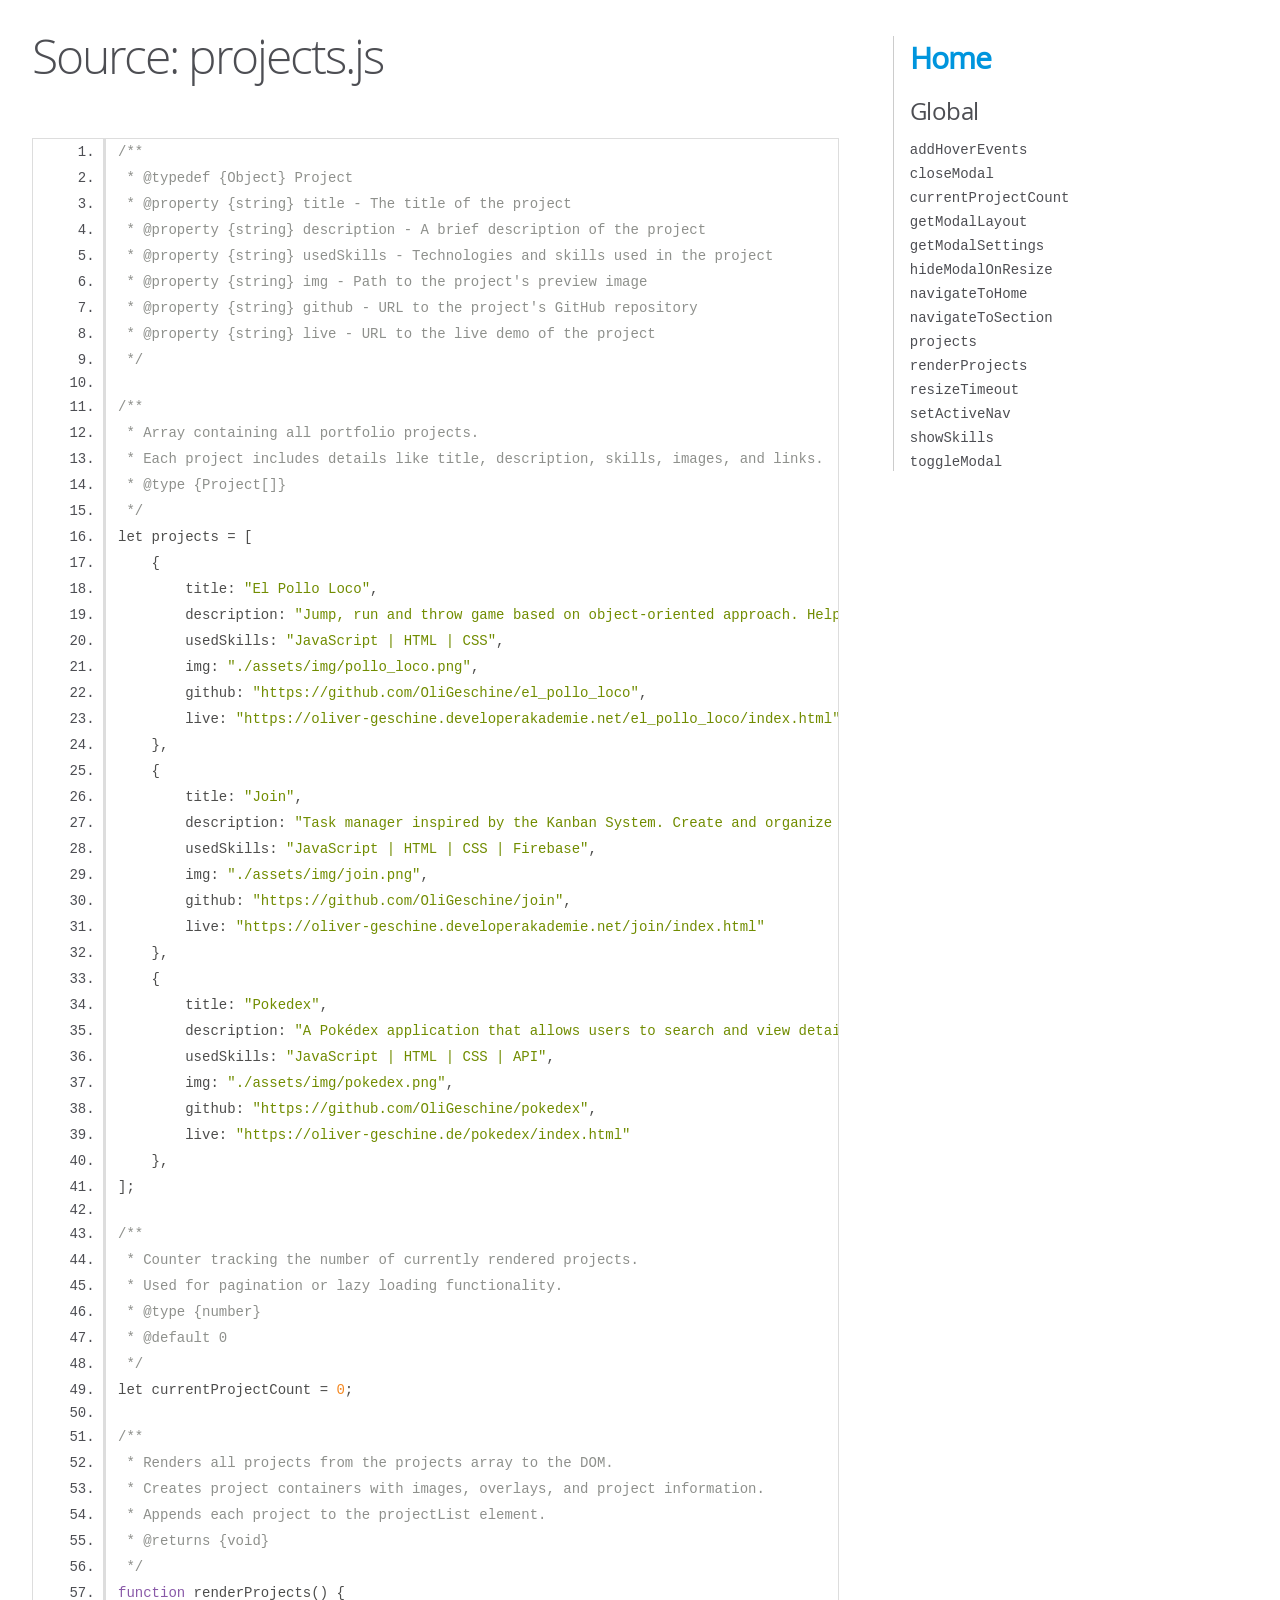
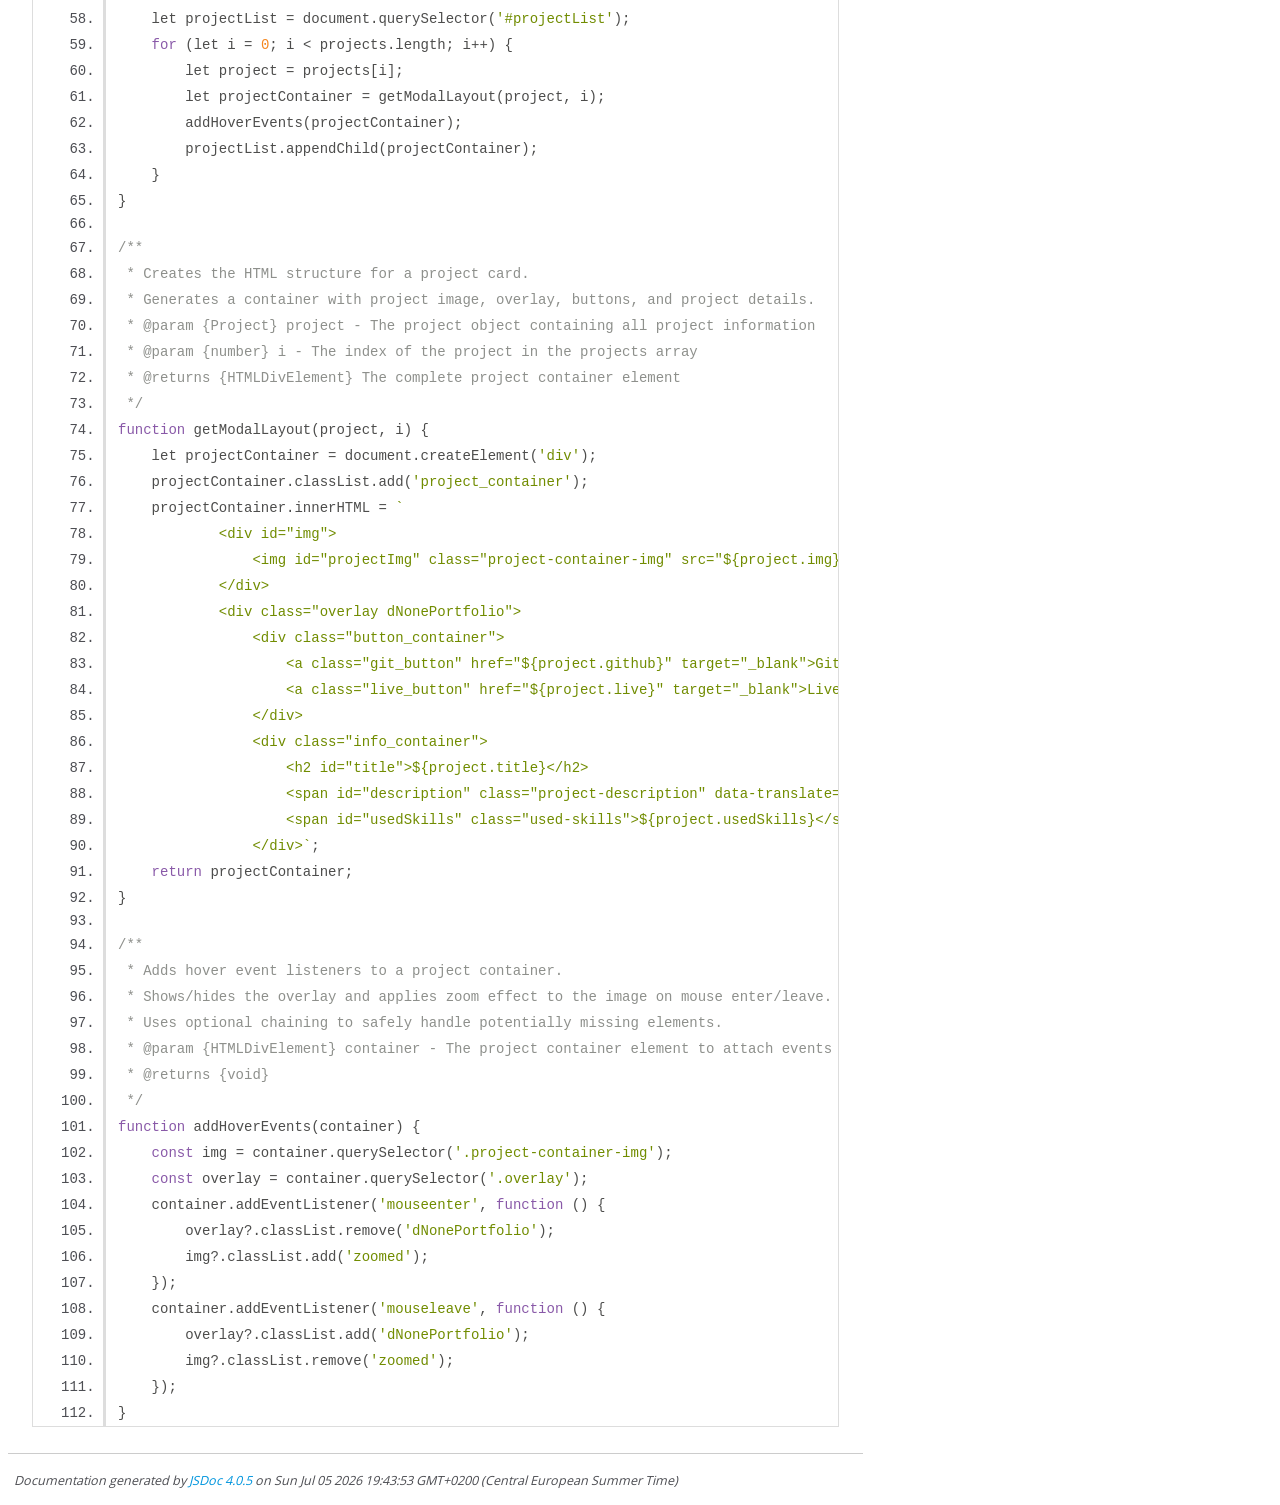
<file: out/projects.js.html>
<!DOCTYPE html>
<html lang="en">
<head>
    <meta charset="utf-8">
    <title>JSDoc: Source: projects.js</title>

    <script src="scripts/prettify/prettify.js"> </script>
    <script src="scripts/prettify/lang-css.js"> </script>
    <!--[if lt IE 9]>
      <script src="//html5shiv.googlecode.com/svn/trunk/html5.js"></script>
    <![endif]-->
    <link type="text/css" rel="stylesheet" href="styles/prettify-tomorrow.css">
    <link type="text/css" rel="stylesheet" href="styles/jsdoc-default.css">
</head>

<body>

<div id="main">

    <h1 class="page-title">Source: projects.js</h1>

    



    
    <section>
        <article>
            <pre class="prettyprint source linenums"><code>/**
 * @typedef {Object} Project
 * @property {string} title - The title of the project
 * @property {string} description - A brief description of the project
 * @property {string} usedSkills - Technologies and skills used in the project
 * @property {string} img - Path to the project's preview image
 * @property {string} github - URL to the project's GitHub repository
 * @property {string} live - URL to the live demo of the project
 */

/**
 * Array containing all portfolio projects.
 * Each project includes details like title, description, skills, images, and links.
 * @type {Project[]}
 */
let projects = [
    {
        title: "El Pollo Loco",
        description: "Jump, run and throw game based on object-oriented approach. Help Pepe to find coins and tabasco salsa to fight against the crazy hen.",
        usedSkills: "JavaScript | HTML | CSS",
        img: "./assets/img/pollo_loco.png",
        github: "https://github.com/OliGeschine/el_pollo_loco",
        live: "https://oliver-geschine.developerakademie.net/el_pollo_loco/index.html"
    },
    {
        title: "Join",
        description: "Task manager inspired by the Kanban System. Create and organize tasks using drag and drop functions, assign users and categories.",
        usedSkills: "JavaScript | HTML | CSS | Firebase",
        img: "./assets/img/join.png",
        github: "https://github.com/OliGeschine/join",
        live: "https://oliver-geschine.developerakademie.net/join/index.html"
    },
    {
        title: "Pokedex",
        description: "A Pokédex application that allows users to search and view details of various Pokémon.",
        usedSkills: "JavaScript | HTML | CSS | API",
        img: "./assets/img/pokedex.png",
        github: "https://github.com/OliGeschine/pokedex",
        live: "https://oliver-geschine.de/pokedex/index.html"
    },
];

/**
 * Counter tracking the number of currently rendered projects.
 * Used for pagination or lazy loading functionality.
 * @type {number}
 * @default 0
 */
let currentProjectCount = 0;

/**
 * Renders all projects from the projects array to the DOM.
 * Creates project containers with images, overlays, and project information.
 * Appends each project to the projectList element.
 * @returns {void}
 */
function renderProjects() {
    let projectList = document.querySelector('#projectList');
    for (let i = 0; i &lt; projects.length; i++) {
        let project = projects[i];
        let projectContainer = getModalLayout(project, i);
        addHoverEvents(projectContainer);
        projectList.appendChild(projectContainer);
    }
}

/**
 * Creates the HTML structure for a project card.
 * Generates a container with project image, overlay, buttons, and project details.
 * @param {Project} project - The project object containing all project information
 * @param {number} i - The index of the project in the projects array
 * @returns {HTMLDivElement} The complete project container element
 */
function getModalLayout(project, i) {
    let projectContainer = document.createElement('div');
    projectContainer.classList.add('project_container');
    projectContainer.innerHTML = `
            &lt;div id="img">
                &lt;img id="projectImg" class="project-container-img" src="${project.img}" alt="">
            &lt;/div>
            &lt;div class="overlay dNonePortfolio">
                &lt;div class="button_container">
                    &lt;a class="git_button" href="${project.github}" target="_blank">Github&lt;/a>
                    &lt;a class="live_button" href="${project.live}" target="_blank">Live test&lt;/a>
                &lt;/div>
                &lt;div class="info_container">
                    &lt;h2 id="title">${project.title}&lt;/h2>
                    &lt;span id="description" class="project-description" data-translate="portfolio.project${i + 1}.description">${project.description}&lt;/span>
                    &lt;span id="usedSkills" class="used-skills">${project.usedSkills}&lt;/span>
                &lt;/div>`;
    return projectContainer;
}

/**
 * Adds hover event listeners to a project container.
 * Shows/hides the overlay and applies zoom effect to the image on mouse enter/leave.
 * Uses optional chaining to safely handle potentially missing elements.
 * @param {HTMLDivElement} container - The project container element to attach events to
 * @returns {void}
 */
function addHoverEvents(container) {
    const img = container.querySelector('.project-container-img');
    const overlay = container.querySelector('.overlay');
    container.addEventListener('mouseenter', function () {
        overlay?.classList.remove('dNonePortfolio');
        img?.classList.add('zoomed');
    });
    container.addEventListener('mouseleave', function () {
        overlay?.classList.add('dNonePortfolio');
        img?.classList.remove('zoomed');
    });
}</code></pre>
        </article>
    </section>




</div>

<nav>
    <h2><a href="index.html">Home</a></h2><h3>Global</h3><ul><li><a href="global.html#addHoverEvents">addHoverEvents</a></li><li><a href="global.html#closeModal">closeModal</a></li><li><a href="global.html#currentProjectCount">currentProjectCount</a></li><li><a href="global.html#getModalLayout">getModalLayout</a></li><li><a href="global.html#getModalSettings">getModalSettings</a></li><li><a href="global.html#hideModalOnResize">hideModalOnResize</a></li><li><a href="global.html#navigateToHome">navigateToHome</a></li><li><a href="global.html#navigateToSection">navigateToSection</a></li><li><a href="global.html#projects">projects</a></li><li><a href="global.html#renderProjects">renderProjects</a></li><li><a href="global.html#resizeTimeout">resizeTimeout</a></li><li><a href="global.html#setActiveNav">setActiveNav</a></li><li><a href="global.html#showSkills">showSkills</a></li><li><a href="global.html#toggleModal">toggleModal</a></li></ul>
</nav>

<br class="clear">

<footer>
    Documentation generated by <a href="https://github.com/jsdoc/jsdoc">JSDoc 4.0.5</a> on Sun Jul 05 2026 19:43:53 GMT+0200 (Central European Summer Time)
</footer>

<script> prettyPrint(); </script>
<script src="scripts/linenumber.js"> </script>
</body>
</html>
</file>
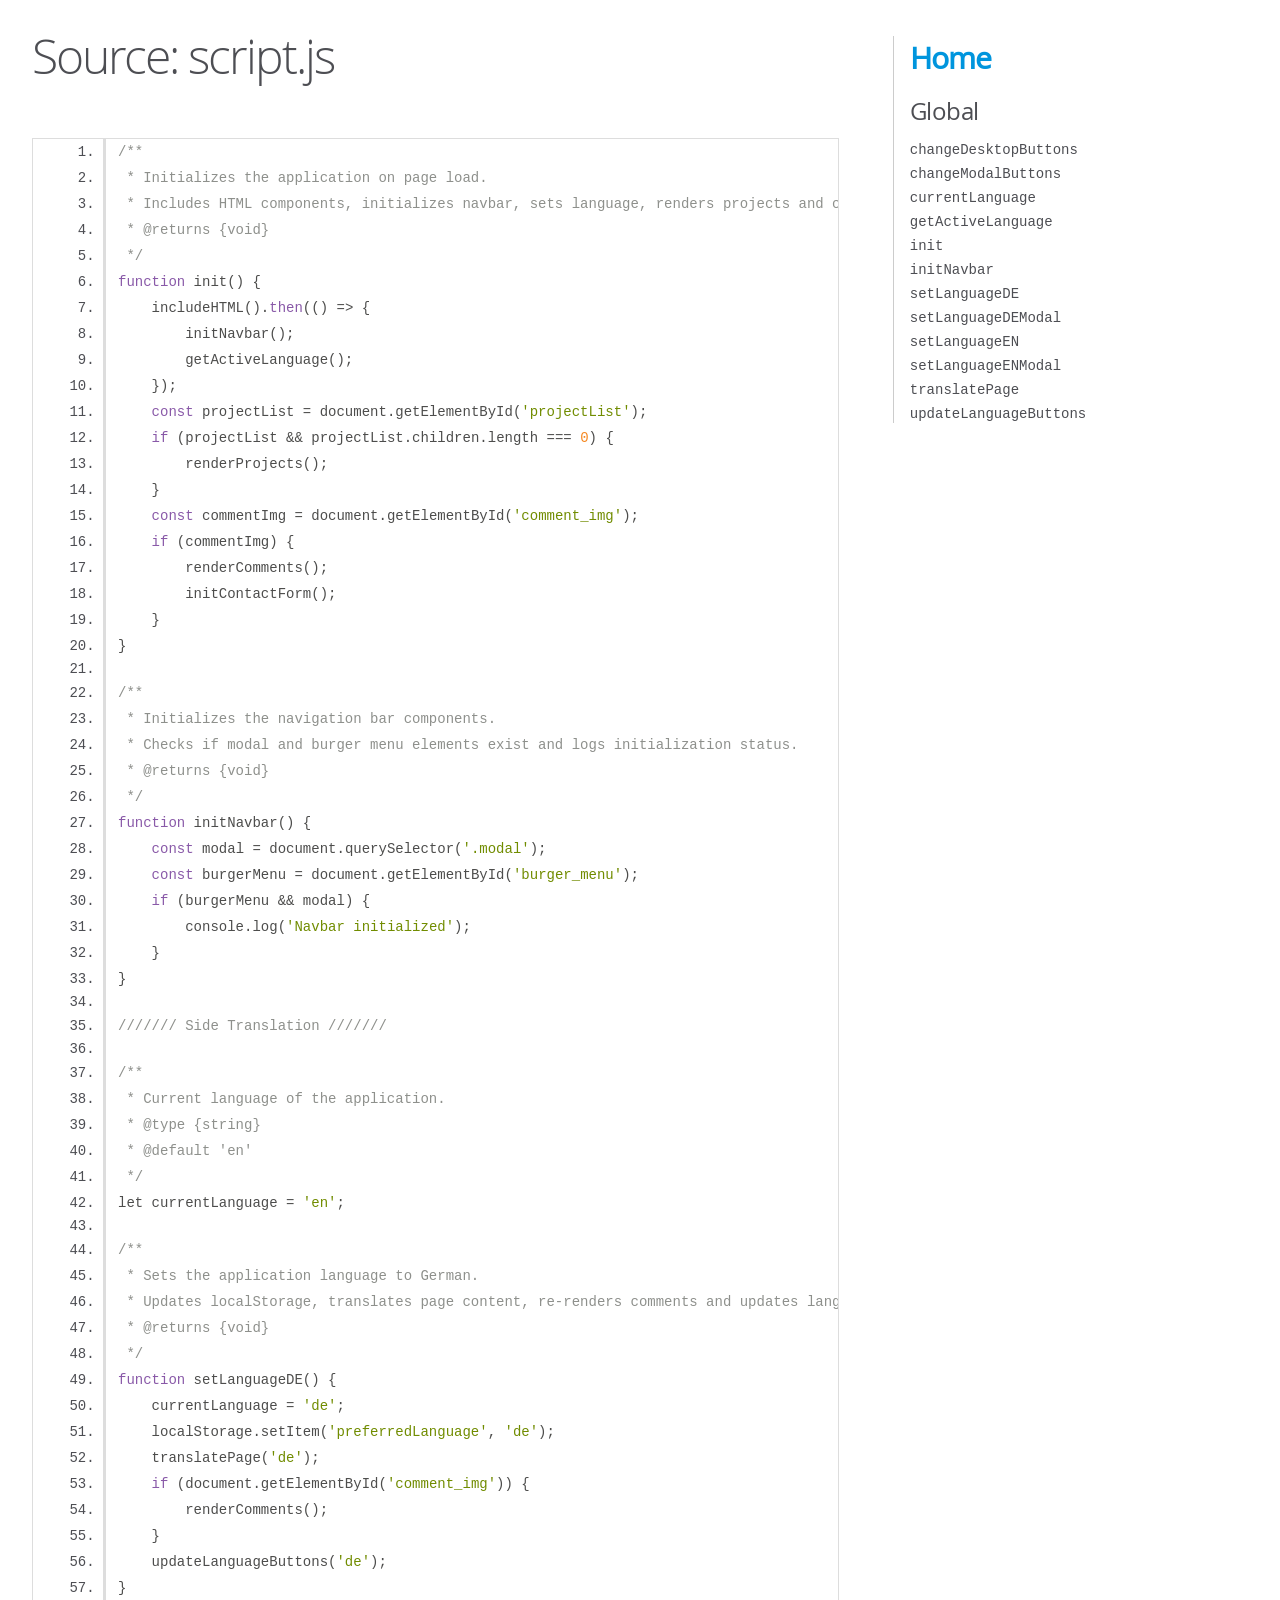
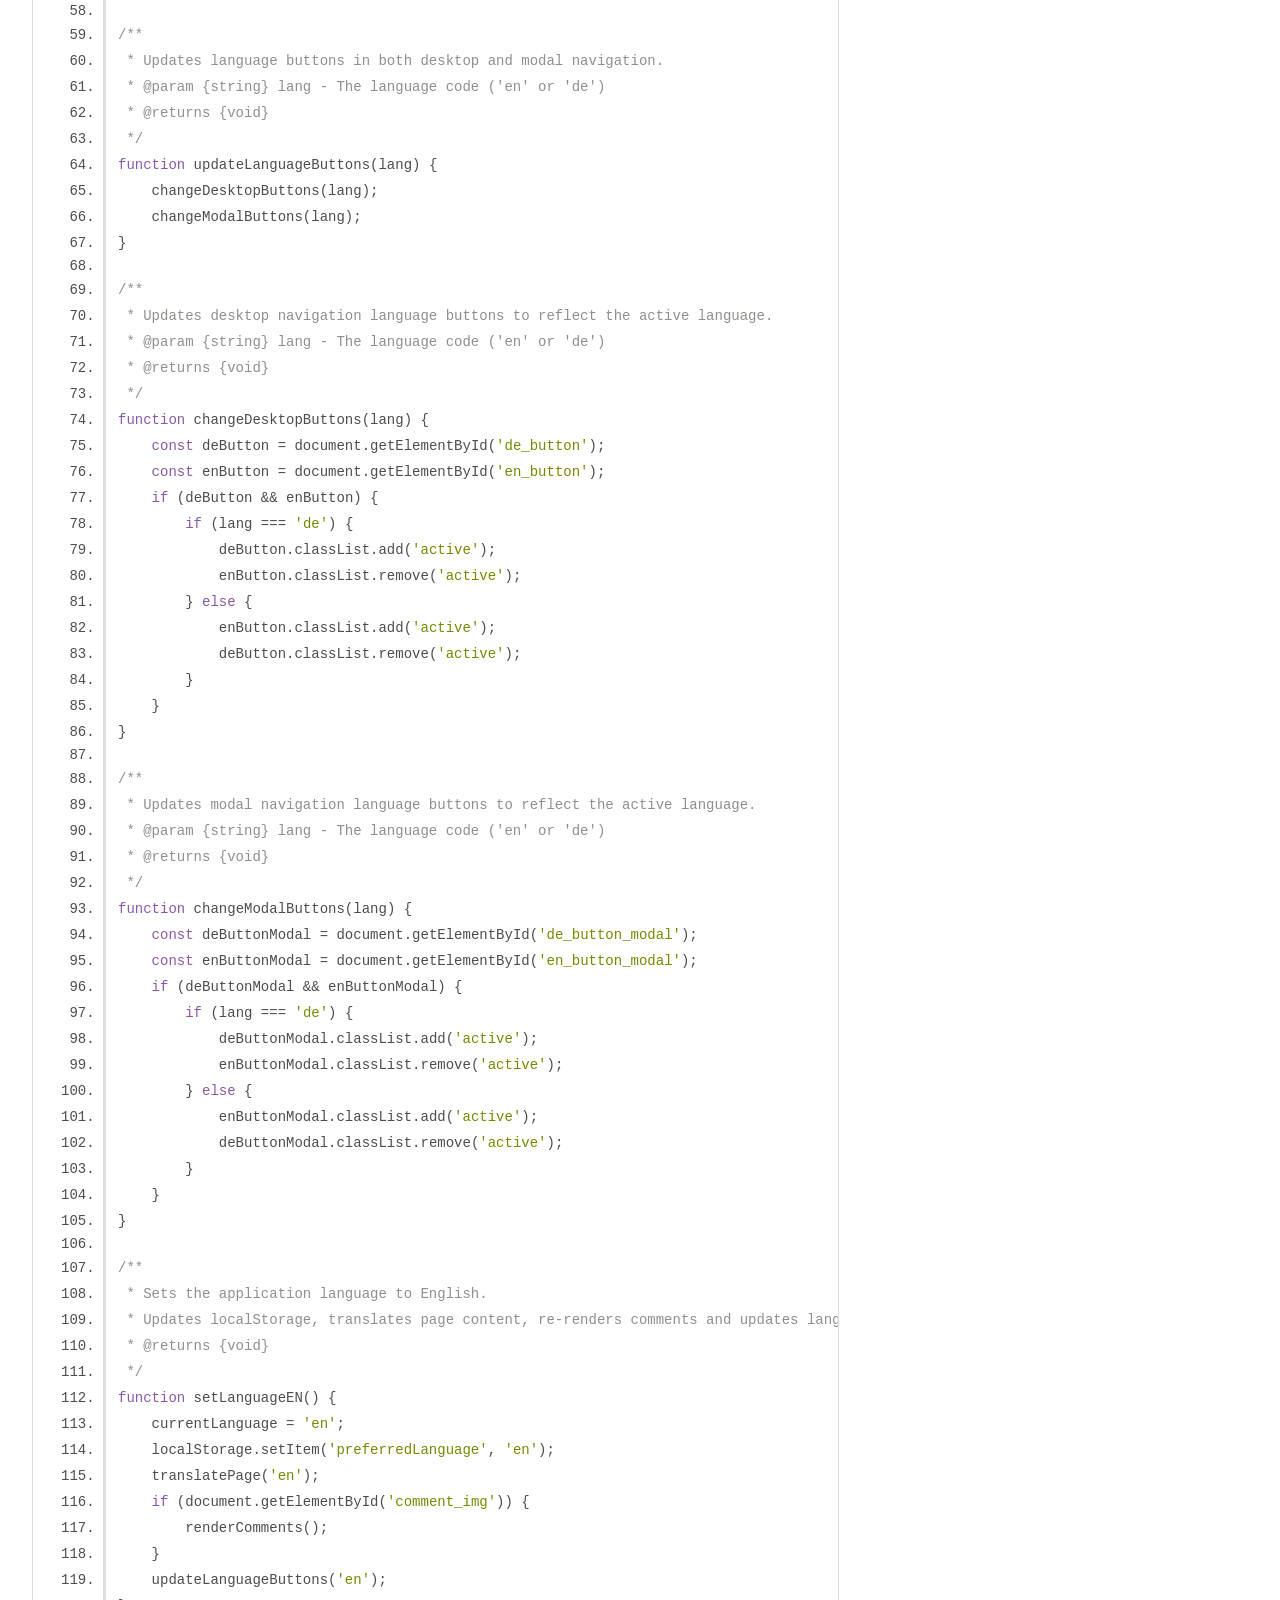
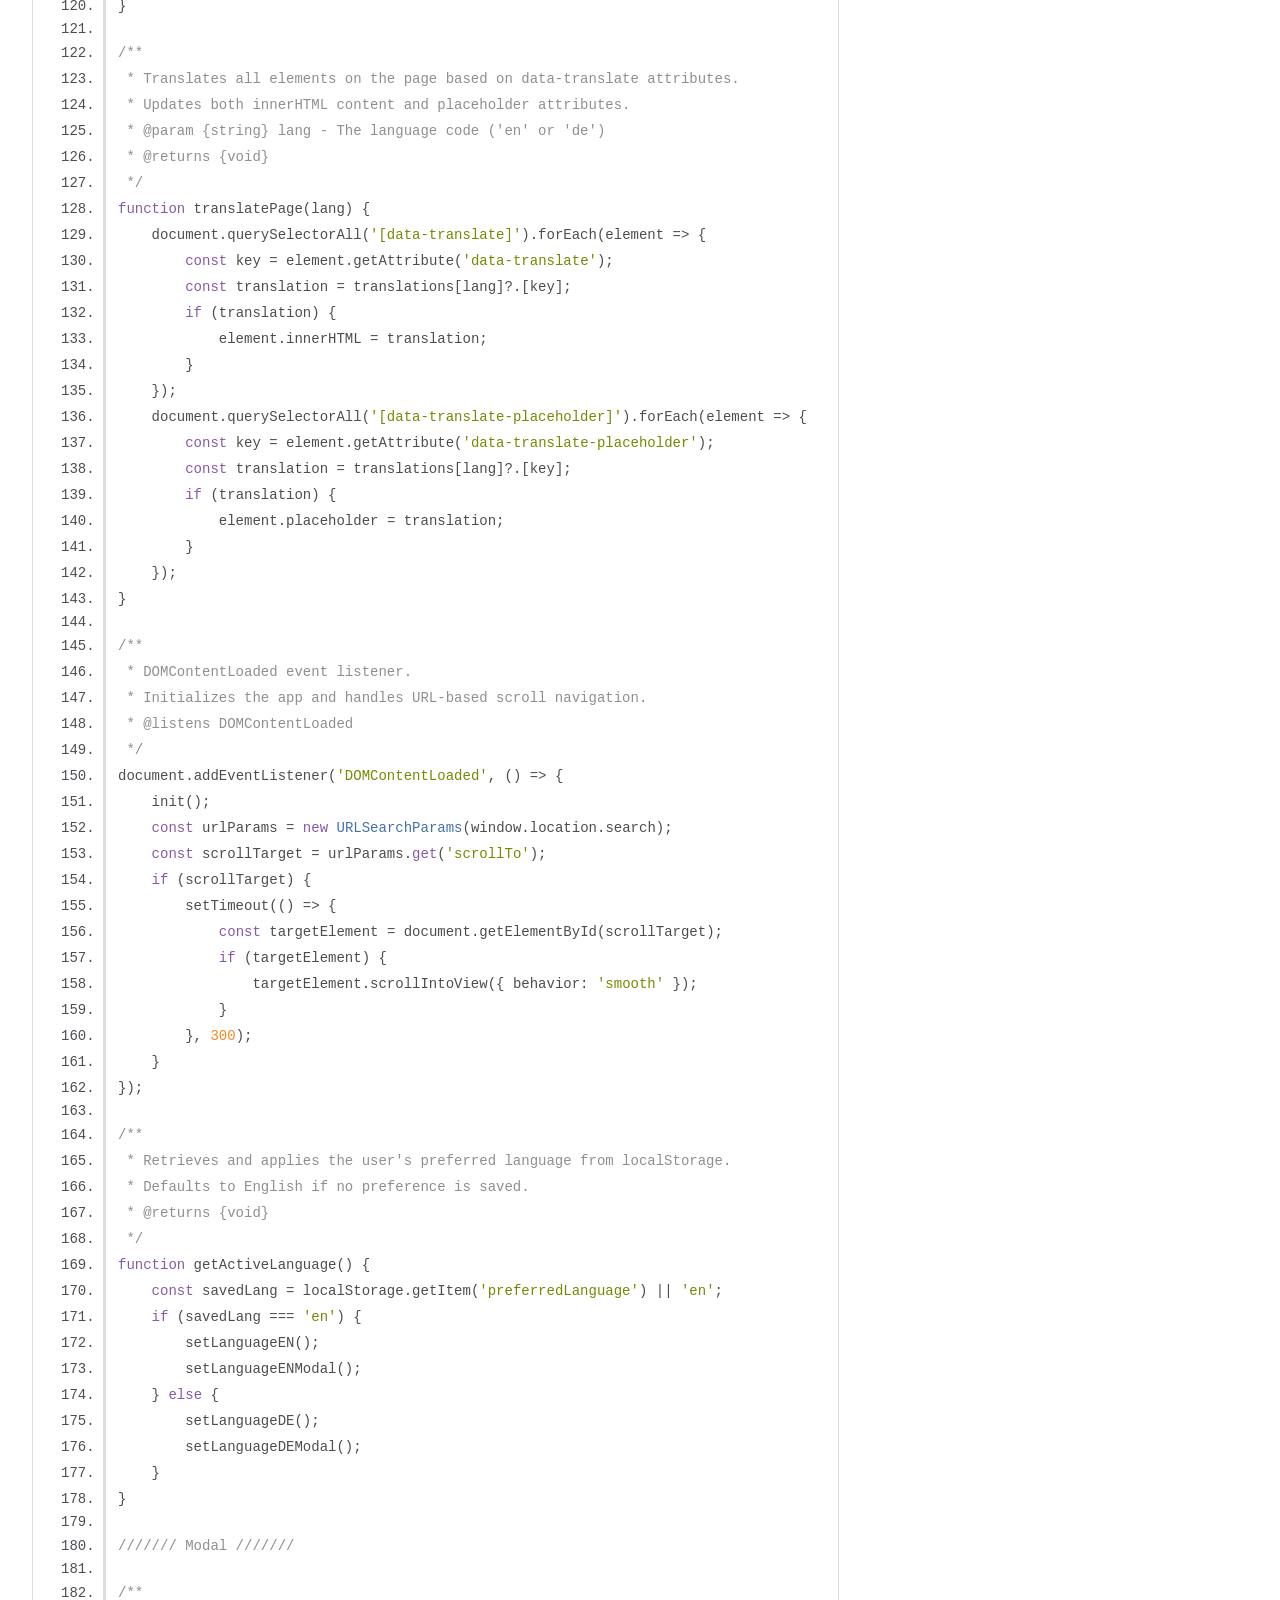
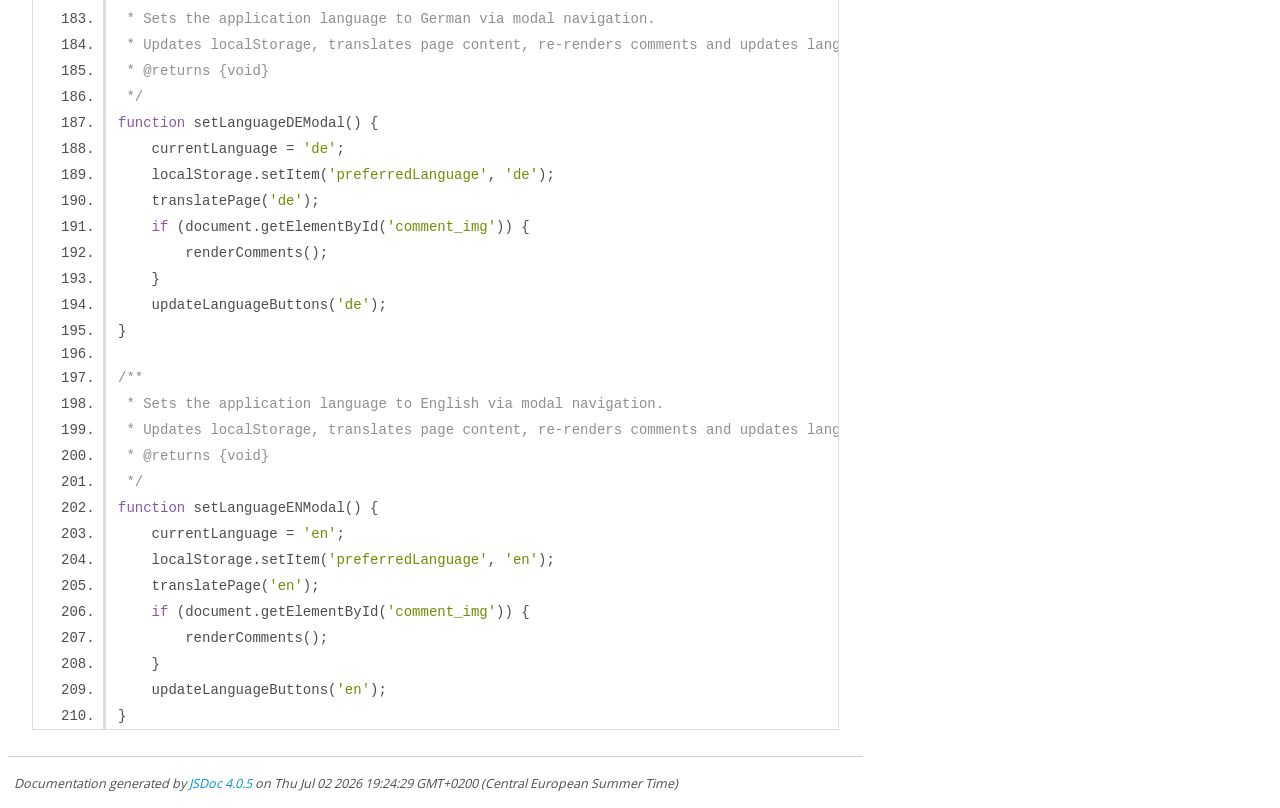
<file: out/script.js.html>
<!DOCTYPE html>
<html lang="en">
<head>
    <meta charset="utf-8">
    <title>JSDoc: Source: script.js</title>

    <script src="scripts/prettify/prettify.js"> </script>
    <script src="scripts/prettify/lang-css.js"> </script>
    <!--[if lt IE 9]>
      <script src="//html5shiv.googlecode.com/svn/trunk/html5.js"></script>
    <![endif]-->
    <link type="text/css" rel="stylesheet" href="styles/prettify-tomorrow.css">
    <link type="text/css" rel="stylesheet" href="styles/jsdoc-default.css">
</head>

<body>

<div id="main">

    <h1 class="page-title">Source: script.js</h1>

    



    
    <section>
        <article>
            <pre class="prettyprint source linenums"><code>/**
 * Initializes the application on page load.
 * Includes HTML components, initializes navbar, sets language, renders projects and contact form.
 * @returns {void}
 */
function init() {
    includeHTML().then(() => {
        initNavbar();
        getActiveLanguage();
    });
    const projectList = document.getElementById('projectList');
    if (projectList &amp;&amp; projectList.children.length === 0) {
        renderProjects();
    }
    const commentImg = document.getElementById('comment_img');
    if (commentImg) {
        renderComments();
        initContactForm();
    }
}

/**
 * Initializes the navigation bar components.
 * Checks if modal and burger menu elements exist and logs initialization status.
 * @returns {void}
 */
function initNavbar() {
    const modal = document.querySelector('.modal');
    const burgerMenu = document.getElementById('burger_menu');
    if (burgerMenu &amp;&amp; modal) {
        console.log('Navbar initialized');
    }
}

/////// Side Translation ///////

/**
 * Current language of the application.
 * @type {string}
 * @default 'en'
 */
let currentLanguage = 'en';

/**
 * Sets the application language to German.
 * Updates localStorage, translates page content, re-renders comments and updates language buttons.
 * @returns {void}
 */
function setLanguageDE() {
    currentLanguage = 'de';
    localStorage.setItem('preferredLanguage', 'de');
    translatePage('de');
    if (document.getElementById('comment_img')) {
        renderComments();
    }
    updateLanguageButtons('de');
}

/**
 * Updates language buttons in both desktop and modal navigation.
 * @param {string} lang - The language code ('en' or 'de')
 * @returns {void}
 */
function updateLanguageButtons(lang) {
    changeDesktopButtons(lang);
    changeModalButtons(lang);
}

/**
 * Updates desktop navigation language buttons to reflect the active language.
 * @param {string} lang - The language code ('en' or 'de')
 * @returns {void}
 */
function changeDesktopButtons(lang) {
    const deButton = document.getElementById('de_button');
    const enButton = document.getElementById('en_button');
    if (deButton &amp;&amp; enButton) {
        if (lang === 'de') {
            deButton.classList.add('active');
            enButton.classList.remove('active');
        } else {
            enButton.classList.add('active');
            deButton.classList.remove('active');
        }
    }
}

/**
 * Updates modal navigation language buttons to reflect the active language.
 * @param {string} lang - The language code ('en' or 'de')
 * @returns {void}
 */
function changeModalButtons(lang) {
    const deButtonModal = document.getElementById('de_button_modal');
    const enButtonModal = document.getElementById('en_button_modal');
    if (deButtonModal &amp;&amp; enButtonModal) {
        if (lang === 'de') {
            deButtonModal.classList.add('active');
            enButtonModal.classList.remove('active');
        } else {
            enButtonModal.classList.add('active');
            deButtonModal.classList.remove('active');
        }
    }
}

/**
 * Sets the application language to English.
 * Updates localStorage, translates page content, re-renders comments and updates language buttons.
 * @returns {void}
 */
function setLanguageEN() {
    currentLanguage = 'en';
    localStorage.setItem('preferredLanguage', 'en');
    translatePage('en');
    if (document.getElementById('comment_img')) {
        renderComments();
    }
    updateLanguageButtons('en');
}

/**
 * Translates all elements on the page based on data-translate attributes.
 * Updates both innerHTML content and placeholder attributes.
 * @param {string} lang - The language code ('en' or 'de')
 * @returns {void}
 */
function translatePage(lang) {
    document.querySelectorAll('[data-translate]').forEach(element => {
        const key = element.getAttribute('data-translate');
        const translation = translations[lang]?.[key];
        if (translation) {
            element.innerHTML = translation;
        }
    });
    document.querySelectorAll('[data-translate-placeholder]').forEach(element => {
        const key = element.getAttribute('data-translate-placeholder');
        const translation = translations[lang]?.[key];
        if (translation) {
            element.placeholder = translation;
        }
    });
}

/**
 * DOMContentLoaded event listener.
 * Initializes the app and handles URL-based scroll navigation.
 * @listens DOMContentLoaded
 */
document.addEventListener('DOMContentLoaded', () => {
    init();
    const urlParams = new URLSearchParams(window.location.search);
    const scrollTarget = urlParams.get('scrollTo');
    if (scrollTarget) {
        setTimeout(() => {
            const targetElement = document.getElementById(scrollTarget);
            if (targetElement) {
                targetElement.scrollIntoView({ behavior: 'smooth' });
            }
        }, 300);
    }
});

/**
 * Retrieves and applies the user's preferred language from localStorage.
 * Defaults to English if no preference is saved.
 * @returns {void}
 */
function getActiveLanguage() {
    const savedLang = localStorage.getItem('preferredLanguage') || 'en';
    if (savedLang === 'en') {
        setLanguageEN();
        setLanguageENModal();
    } else {
        setLanguageDE();
        setLanguageDEModal();
    }
}

/////// Modal ///////

/**
 * Sets the application language to German via modal navigation.
 * Updates localStorage, translates page content, re-renders comments and updates language buttons.
 * @returns {void}
 */
function setLanguageDEModal() {
    currentLanguage = 'de';
    localStorage.setItem('preferredLanguage', 'de');
    translatePage('de');
    if (document.getElementById('comment_img')) {
        renderComments();
    }
    updateLanguageButtons('de');
}

/**
 * Sets the application language to English via modal navigation.
 * Updates localStorage, translates page content, re-renders comments and updates language buttons.
 * @returns {void}
 */
function setLanguageENModal() {
    currentLanguage = 'en';
    localStorage.setItem('preferredLanguage', 'en');
    translatePage('en');
    if (document.getElementById('comment_img')) {
        renderComments();
    }
    updateLanguageButtons('en');
}</code></pre>
        </article>
    </section>




</div>

<nav>
    <h2><a href="index.html">Home</a></h2><h3>Global</h3><ul><li><a href="global.html#changeDesktopButtons">changeDesktopButtons</a></li><li><a href="global.html#changeModalButtons">changeModalButtons</a></li><li><a href="global.html#currentLanguage">currentLanguage</a></li><li><a href="global.html#getActiveLanguage">getActiveLanguage</a></li><li><a href="global.html#init">init</a></li><li><a href="global.html#initNavbar">initNavbar</a></li><li><a href="global.html#setLanguageDE">setLanguageDE</a></li><li><a href="global.html#setLanguageDEModal">setLanguageDEModal</a></li><li><a href="global.html#setLanguageEN">setLanguageEN</a></li><li><a href="global.html#setLanguageENModal">setLanguageENModal</a></li><li><a href="global.html#translatePage">translatePage</a></li><li><a href="global.html#updateLanguageButtons">updateLanguageButtons</a></li></ul>
</nav>

<br class="clear">

<footer>
    Documentation generated by <a href="https://github.com/jsdoc/jsdoc">JSDoc 4.0.5</a> on Thu Jul 02 2026 19:24:29 GMT+0200 (Central European Summer Time)
</footer>

<script> prettyPrint(); </script>
<script src="scripts/linenumber.js"> </script>
</body>
</html>
</file>
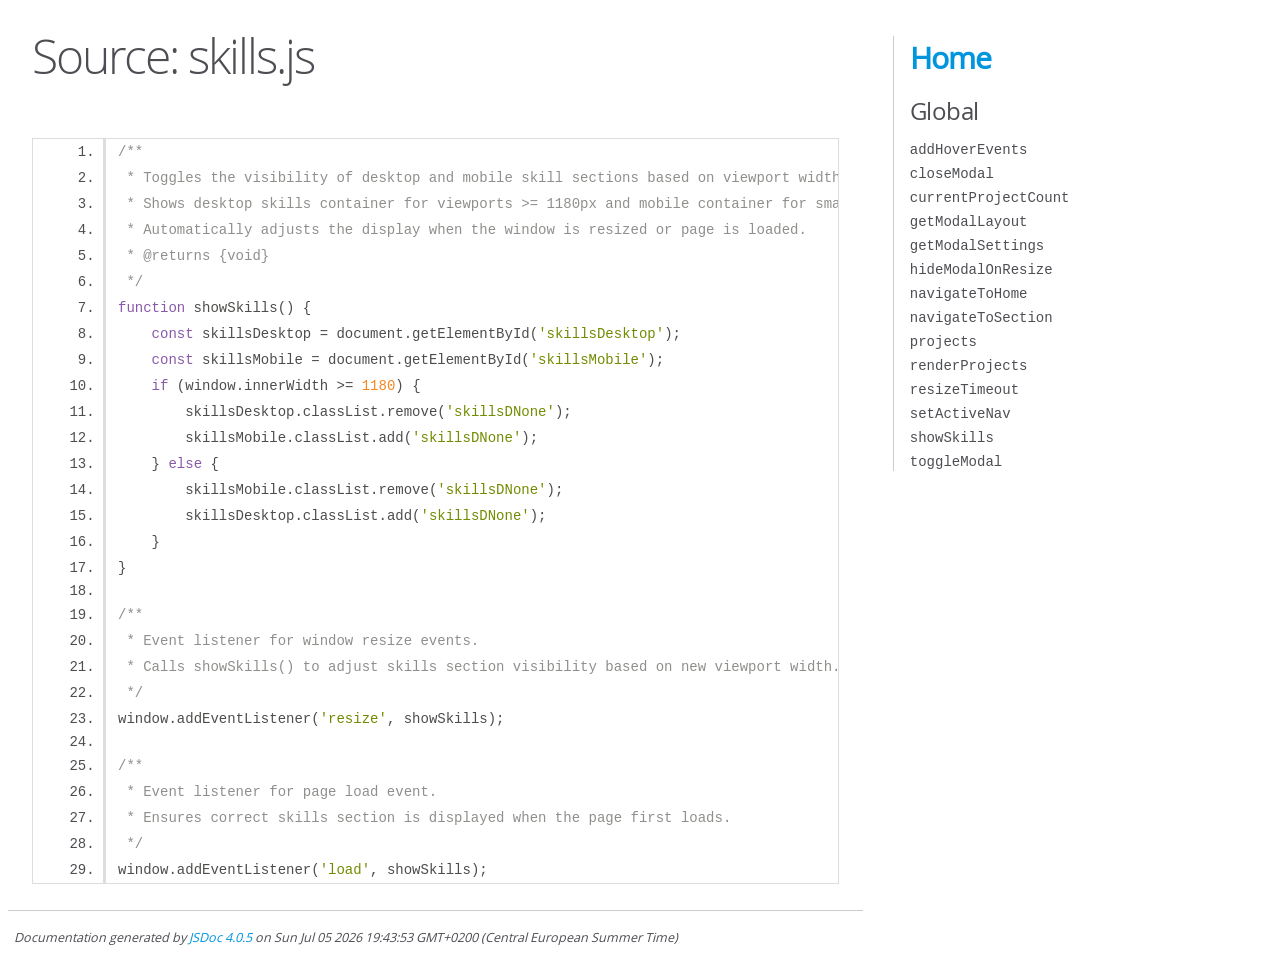
<file: out/skills.js.html>
<!DOCTYPE html>
<html lang="en">
<head>
    <meta charset="utf-8">
    <title>JSDoc: Source: skills.js</title>

    <script src="scripts/prettify/prettify.js"> </script>
    <script src="scripts/prettify/lang-css.js"> </script>
    <!--[if lt IE 9]>
      <script src="//html5shiv.googlecode.com/svn/trunk/html5.js"></script>
    <![endif]-->
    <link type="text/css" rel="stylesheet" href="styles/prettify-tomorrow.css">
    <link type="text/css" rel="stylesheet" href="styles/jsdoc-default.css">
</head>

<body>

<div id="main">

    <h1 class="page-title">Source: skills.js</h1>

    



    
    <section>
        <article>
            <pre class="prettyprint source linenums"><code>/**
 * Toggles the visibility of desktop and mobile skill sections based on viewport width.
 * Shows desktop skills container for viewports >= 1180px and mobile container for smaller viewports.
 * Automatically adjusts the display when the window is resized or page is loaded.
 * @returns {void}
 */
function showSkills() {
    const skillsDesktop = document.getElementById('skillsDesktop');
    const skillsMobile = document.getElementById('skillsMobile');
    if (window.innerWidth >= 1180) {
        skillsDesktop.classList.remove('skillsDNone');
        skillsMobile.classList.add('skillsDNone');
    } else {
        skillsMobile.classList.remove('skillsDNone');
        skillsDesktop.classList.add('skillsDNone');
    }
}

/**
 * Event listener for window resize events.
 * Calls showSkills() to adjust skills section visibility based on new viewport width.
 */
window.addEventListener('resize', showSkills);

/**
 * Event listener for page load event.
 * Ensures correct skills section is displayed when the page first loads.
 */
window.addEventListener('load', showSkills);</code></pre>
        </article>
    </section>




</div>

<nav>
    <h2><a href="index.html">Home</a></h2><h3>Global</h3><ul><li><a href="global.html#addHoverEvents">addHoverEvents</a></li><li><a href="global.html#closeModal">closeModal</a></li><li><a href="global.html#currentProjectCount">currentProjectCount</a></li><li><a href="global.html#getModalLayout">getModalLayout</a></li><li><a href="global.html#getModalSettings">getModalSettings</a></li><li><a href="global.html#hideModalOnResize">hideModalOnResize</a></li><li><a href="global.html#navigateToHome">navigateToHome</a></li><li><a href="global.html#navigateToSection">navigateToSection</a></li><li><a href="global.html#projects">projects</a></li><li><a href="global.html#renderProjects">renderProjects</a></li><li><a href="global.html#resizeTimeout">resizeTimeout</a></li><li><a href="global.html#setActiveNav">setActiveNav</a></li><li><a href="global.html#showSkills">showSkills</a></li><li><a href="global.html#toggleModal">toggleModal</a></li></ul>
</nav>

<br class="clear">

<footer>
    Documentation generated by <a href="https://github.com/jsdoc/jsdoc">JSDoc 4.0.5</a> on Sun Jul 05 2026 19:43:53 GMT+0200 (Central European Summer Time)
</footer>

<script> prettyPrint(); </script>
<script src="scripts/linenumber.js"> </script>
</body>
</html>
</file>
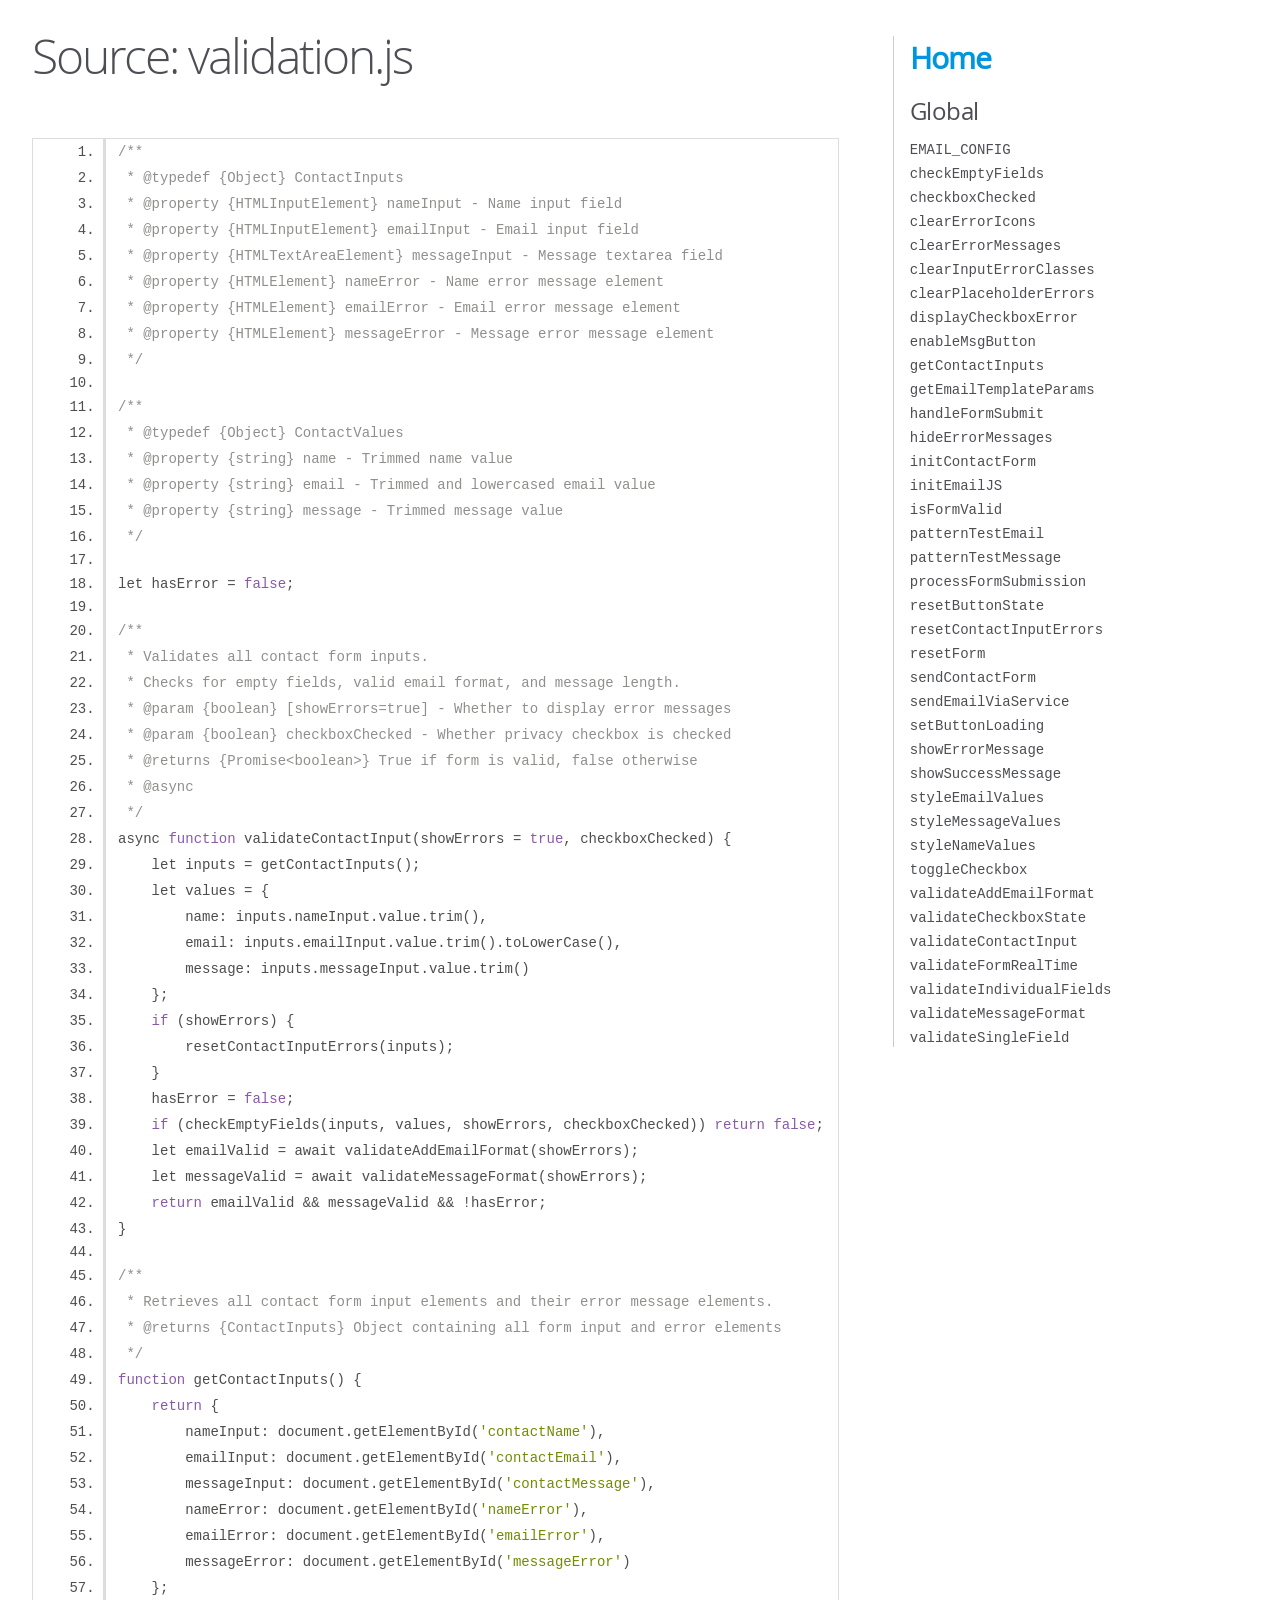
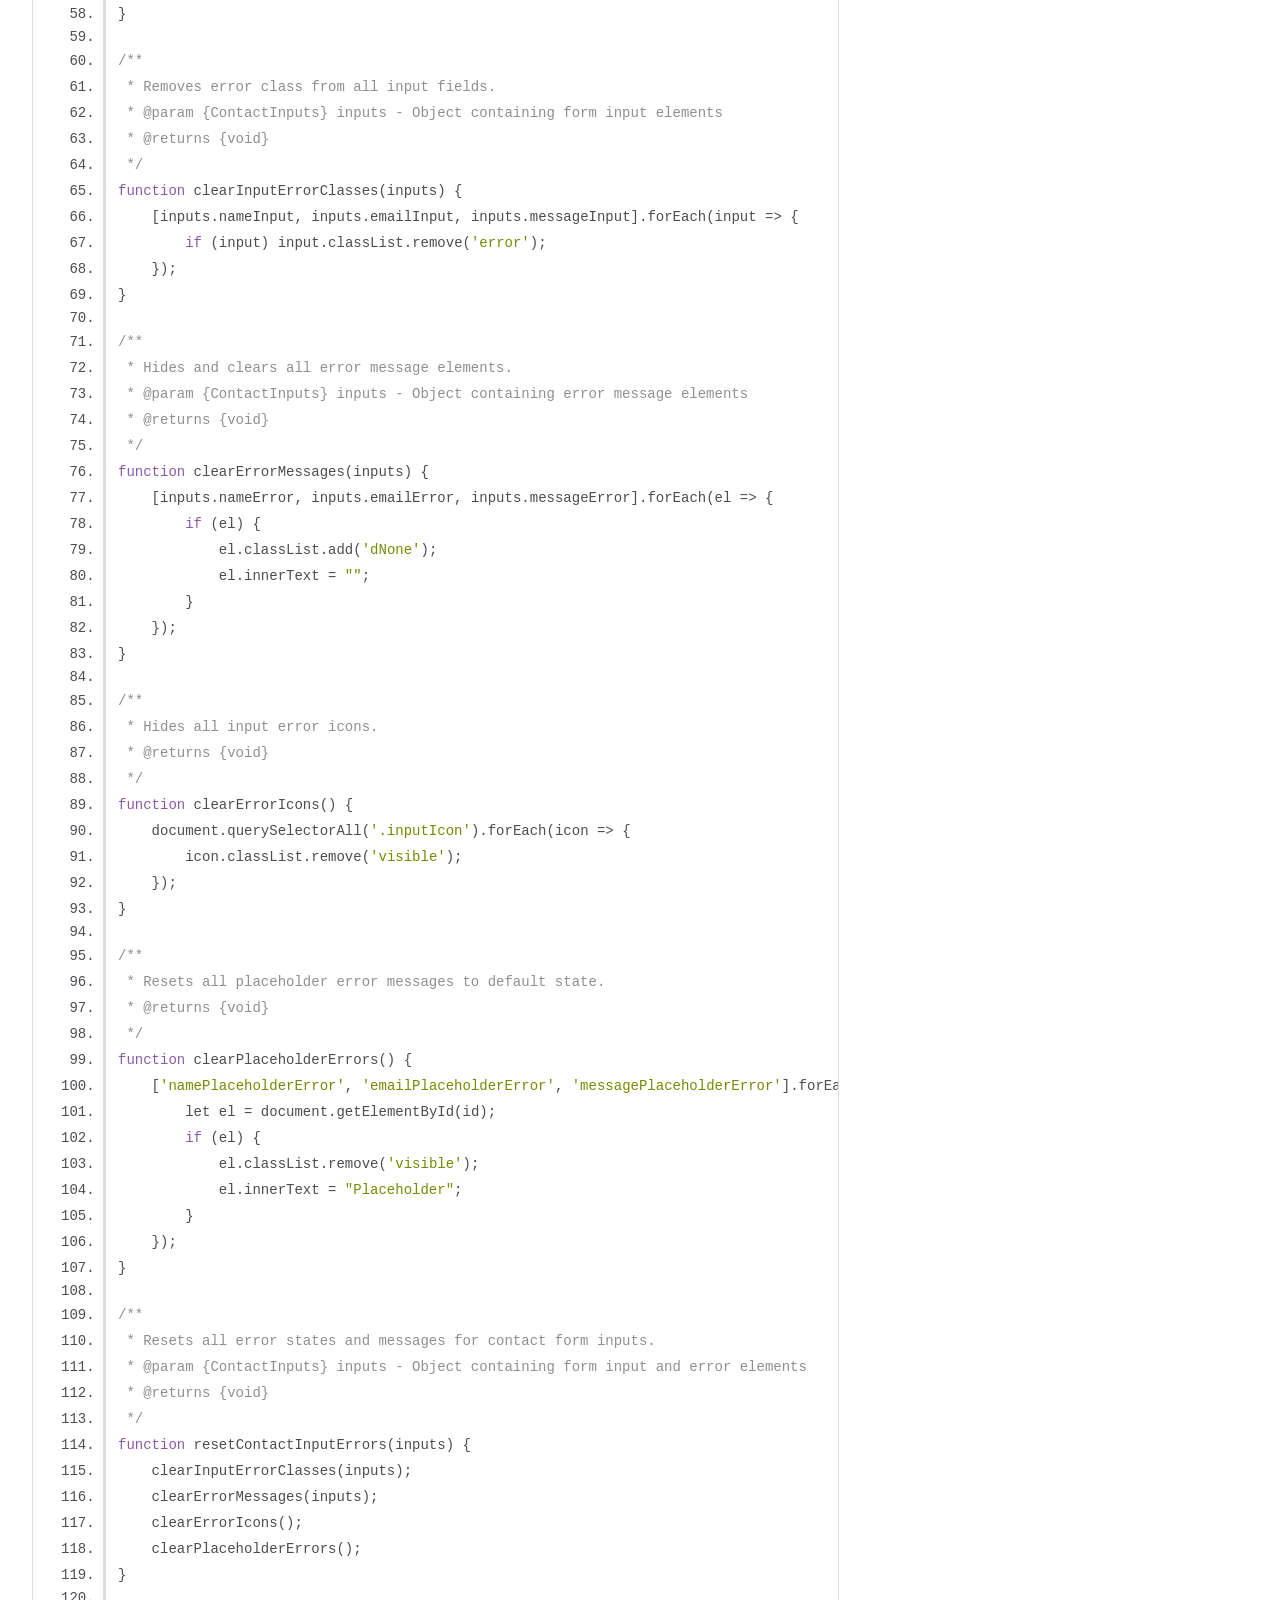
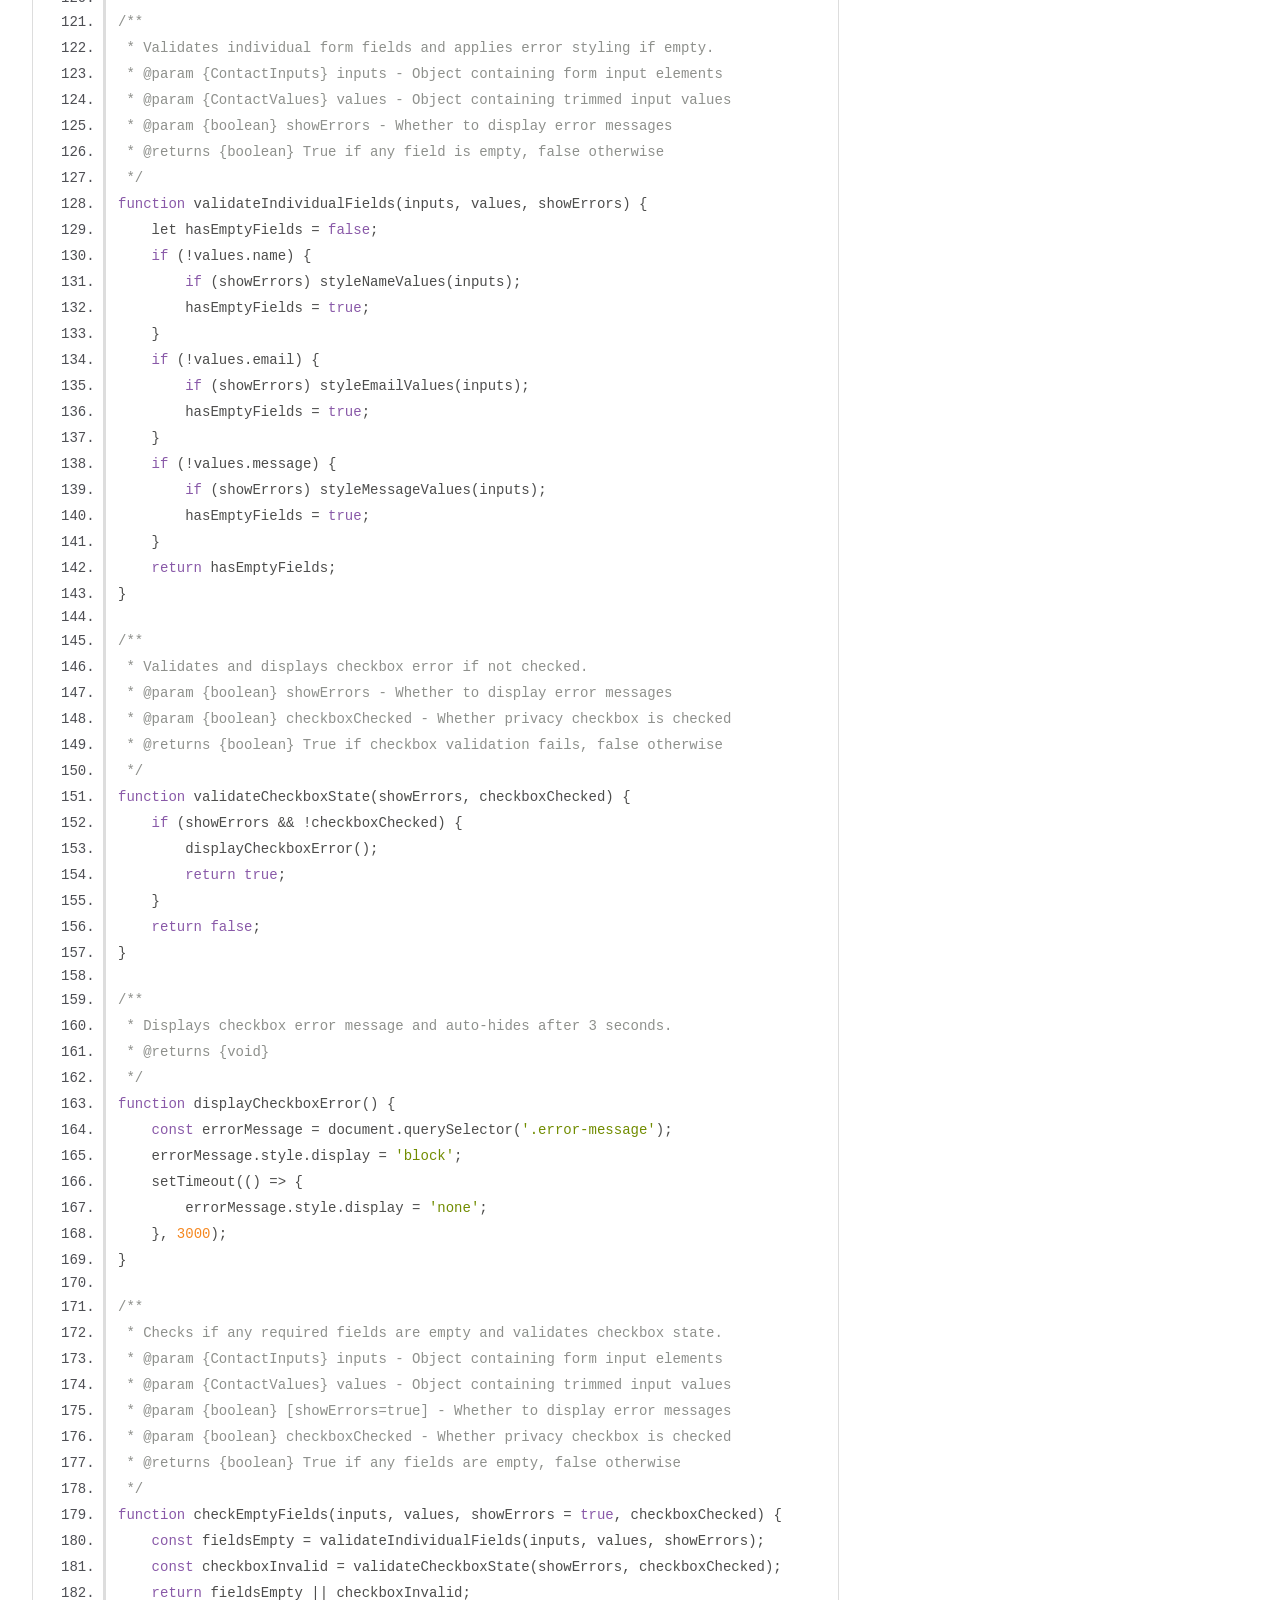
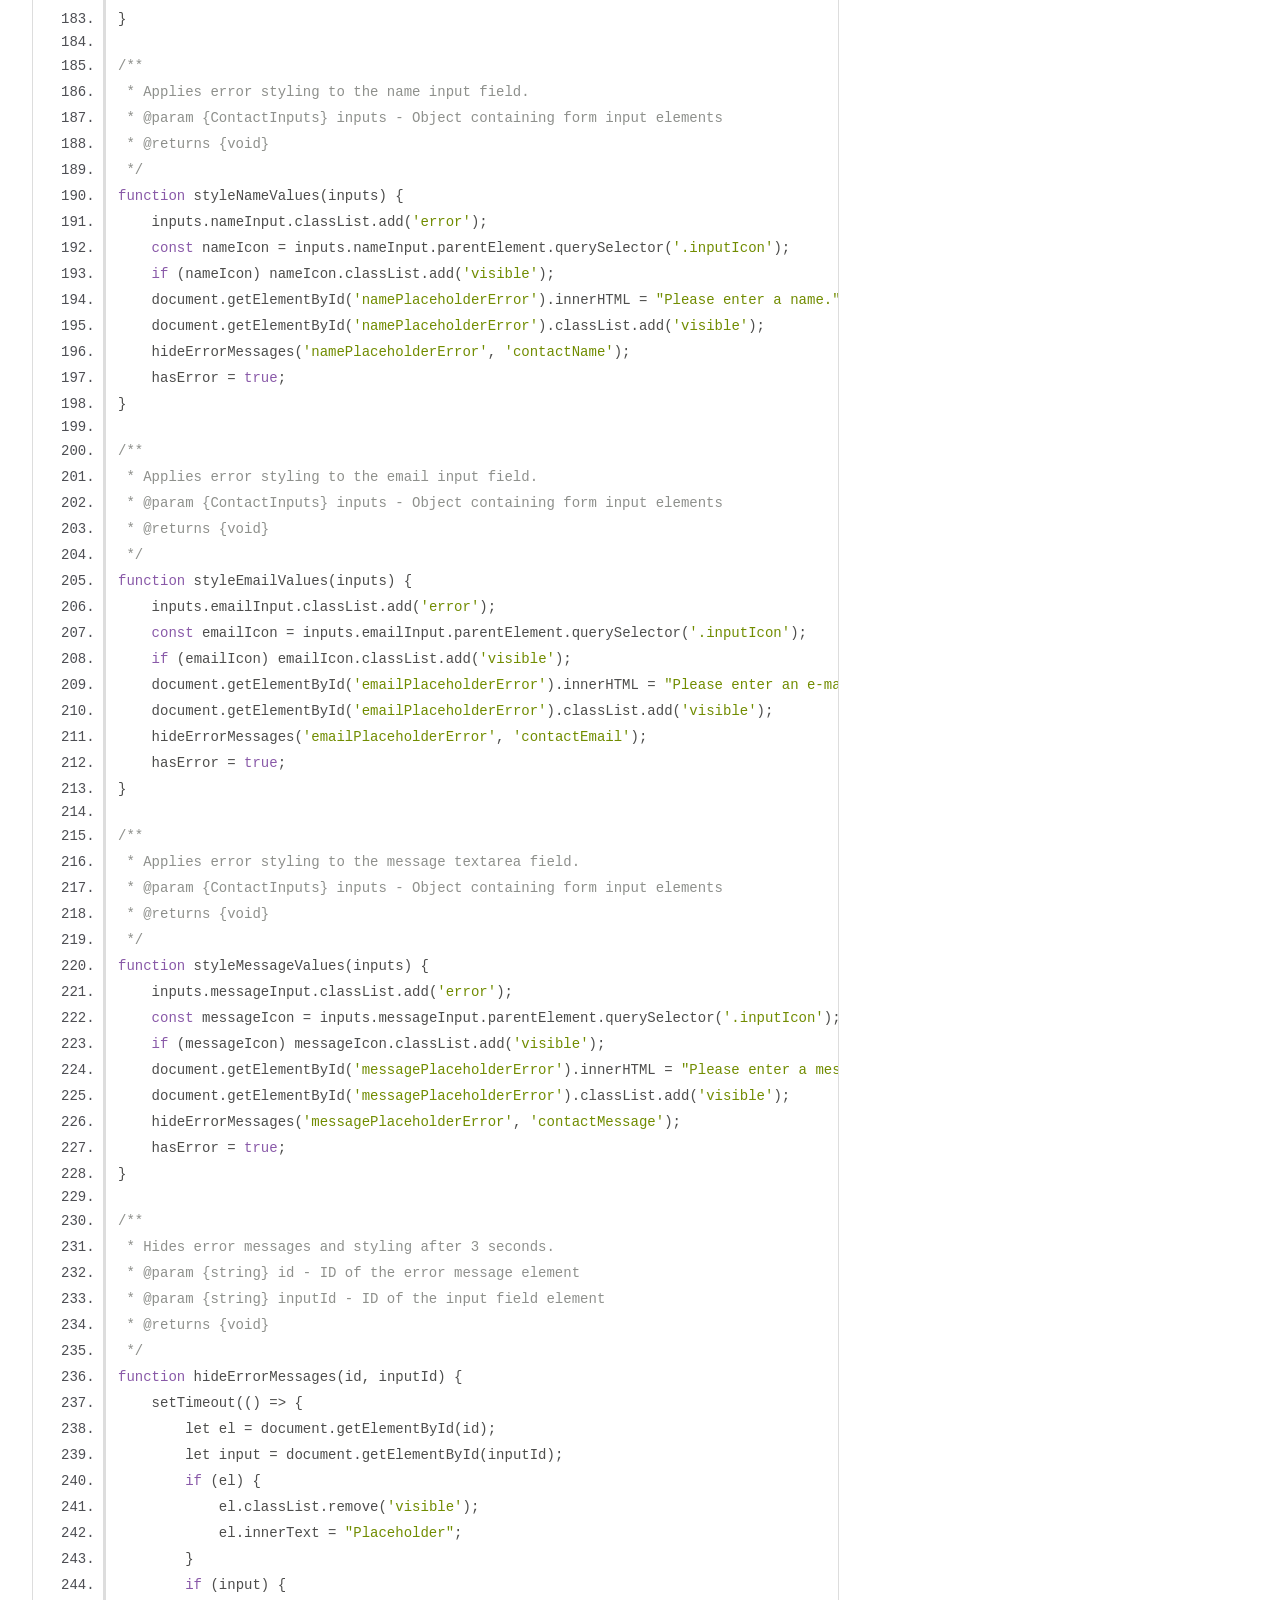
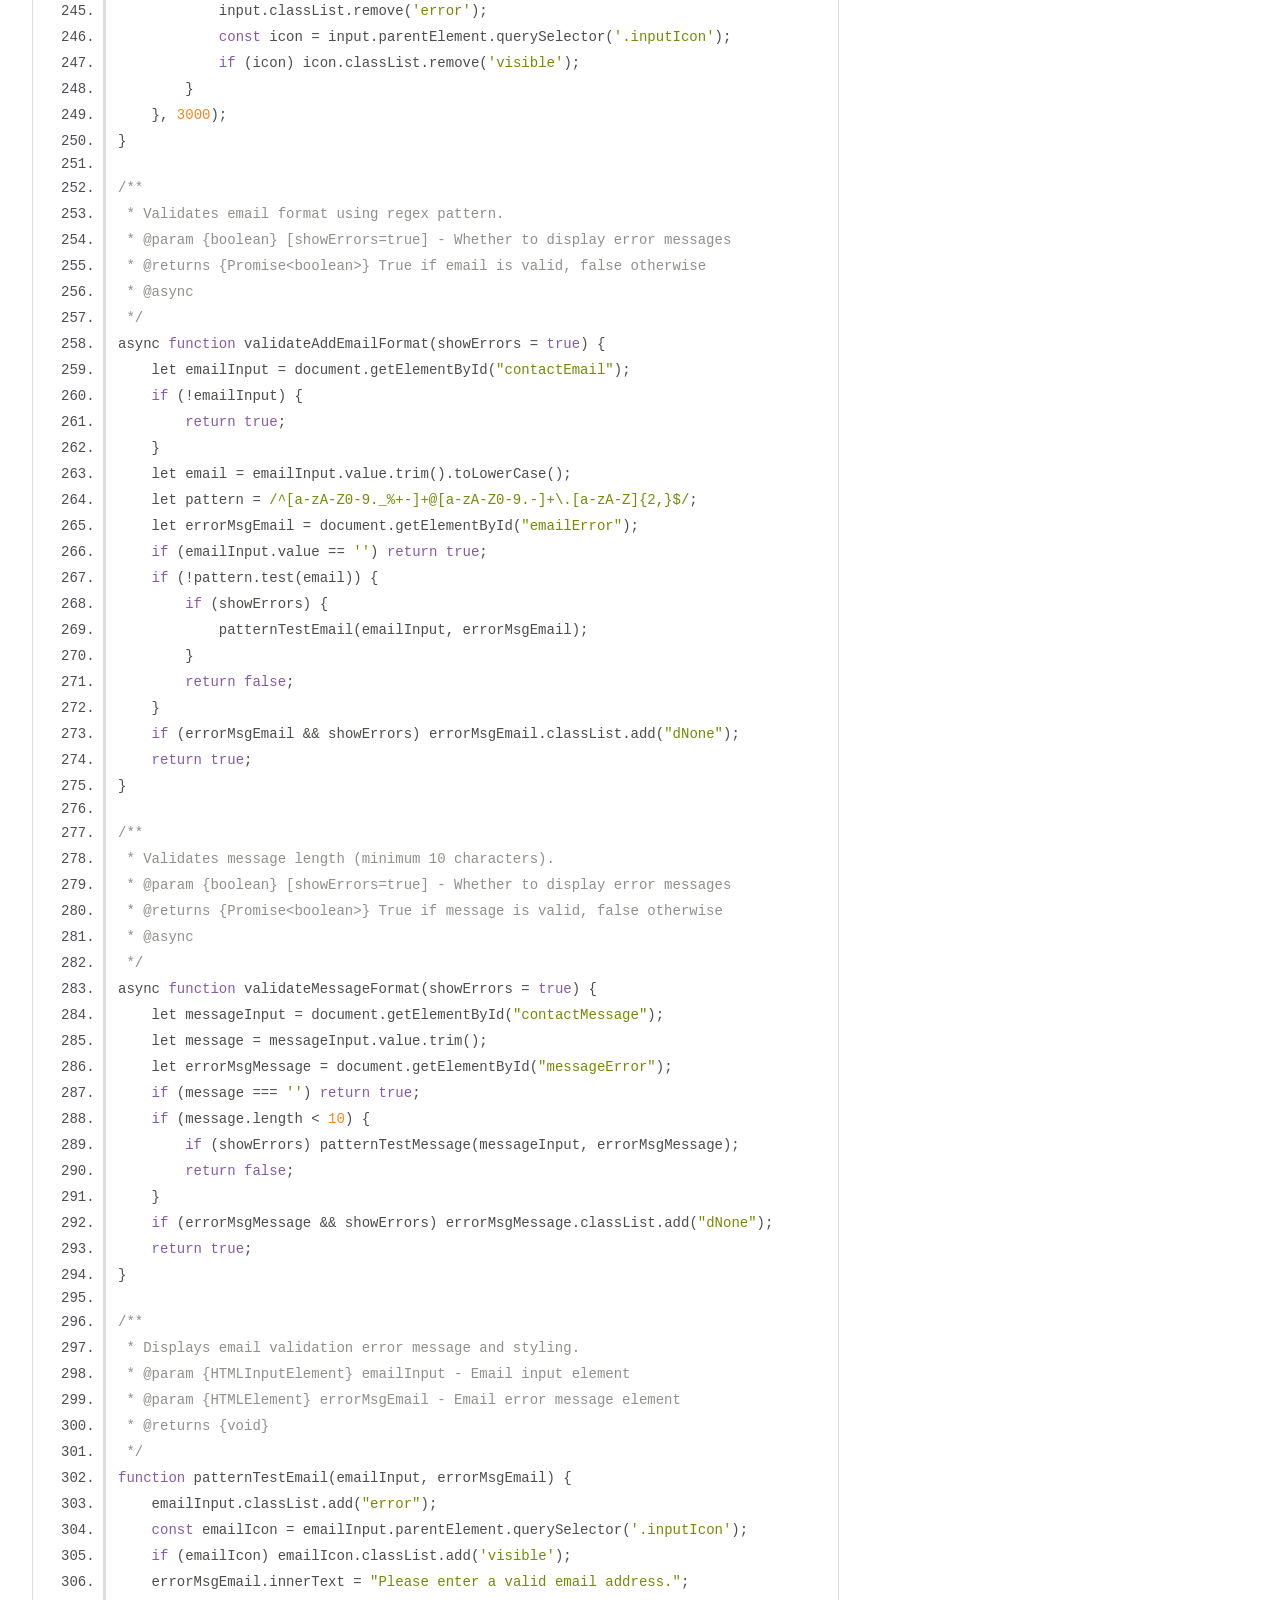
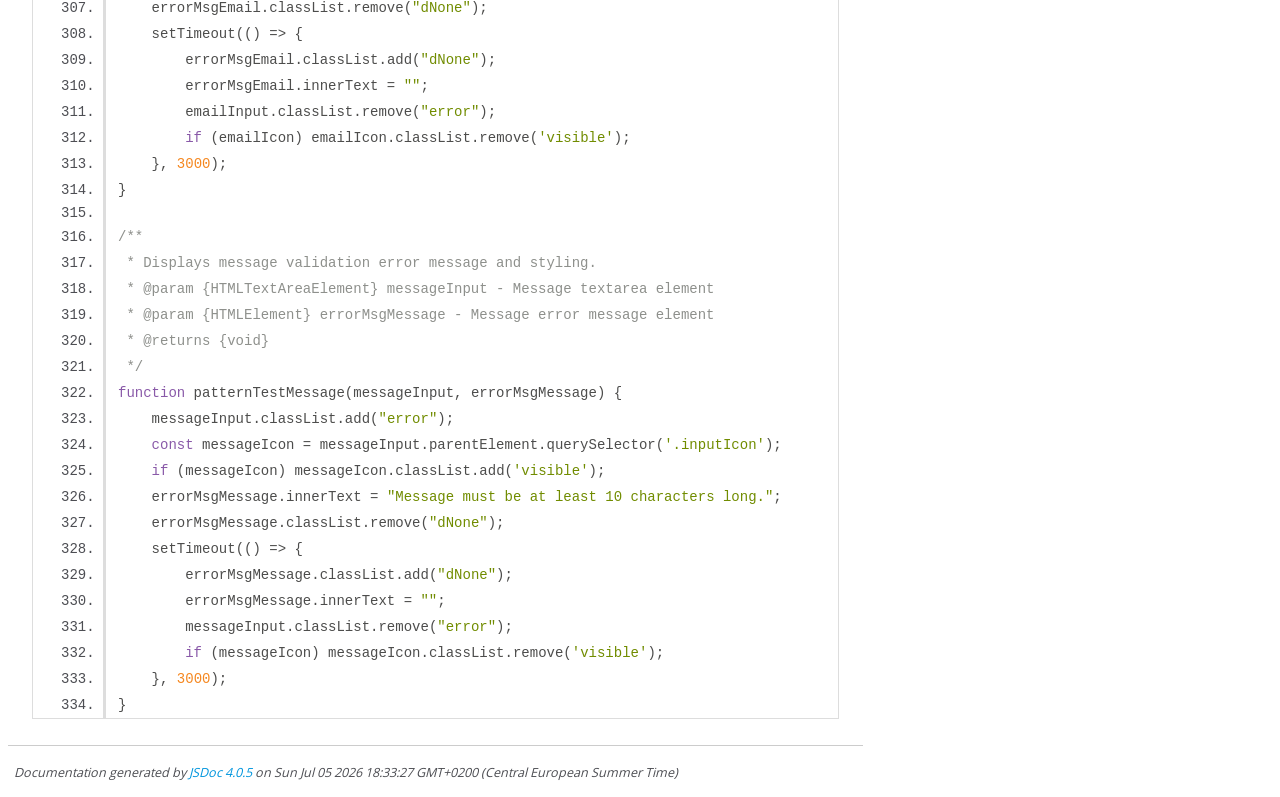
<file: out/validation.js.html>
<!DOCTYPE html>
<html lang="en">
<head>
    <meta charset="utf-8">
    <title>JSDoc: Source: validation.js</title>

    <script src="scripts/prettify/prettify.js"> </script>
    <script src="scripts/prettify/lang-css.js"> </script>
    <!--[if lt IE 9]>
      <script src="//html5shiv.googlecode.com/svn/trunk/html5.js"></script>
    <![endif]-->
    <link type="text/css" rel="stylesheet" href="styles/prettify-tomorrow.css">
    <link type="text/css" rel="stylesheet" href="styles/jsdoc-default.css">
</head>

<body>

<div id="main">

    <h1 class="page-title">Source: validation.js</h1>

    



    
    <section>
        <article>
            <pre class="prettyprint source linenums"><code>/**
 * @typedef {Object} ContactInputs
 * @property {HTMLInputElement} nameInput - Name input field
 * @property {HTMLInputElement} emailInput - Email input field
 * @property {HTMLTextAreaElement} messageInput - Message textarea field
 * @property {HTMLElement} nameError - Name error message element
 * @property {HTMLElement} emailError - Email error message element
 * @property {HTMLElement} messageError - Message error message element
 */

/**
 * @typedef {Object} ContactValues
 * @property {string} name - Trimmed name value
 * @property {string} email - Trimmed and lowercased email value
 * @property {string} message - Trimmed message value
 */

let hasError = false;

/**
 * Validates all contact form inputs.
 * Checks for empty fields, valid email format, and message length.
 * @param {boolean} [showErrors=true] - Whether to display error messages
 * @param {boolean} checkboxChecked - Whether privacy checkbox is checked
 * @returns {Promise&lt;boolean>} True if form is valid, false otherwise
 * @async
 */
async function validateContactInput(showErrors = true, checkboxChecked) {
    let inputs = getContactInputs();
    let values = {
        name: inputs.nameInput.value.trim(),
        email: inputs.emailInput.value.trim().toLowerCase(),
        message: inputs.messageInput.value.trim()
    };
    if (showErrors) {
        resetContactInputErrors(inputs);
    }
    hasError = false;
    if (checkEmptyFields(inputs, values, showErrors, checkboxChecked)) return false;
    let emailValid = await validateAddEmailFormat(showErrors);
    let messageValid = await validateMessageFormat(showErrors);
    return emailValid &amp;&amp; messageValid &amp;&amp; !hasError;
}

/**
 * Retrieves all contact form input elements and their error message elements.
 * @returns {ContactInputs} Object containing all form input and error elements
 */
function getContactInputs() {
    return {
        nameInput: document.getElementById('contactName'),
        emailInput: document.getElementById('contactEmail'),
        messageInput: document.getElementById('contactMessage'),
        nameError: document.getElementById('nameError'),
        emailError: document.getElementById('emailError'),
        messageError: document.getElementById('messageError')
    };
}

/**
 * Removes error class from all input fields.
 * @param {ContactInputs} inputs - Object containing form input elements
 * @returns {void}
 */
function clearInputErrorClasses(inputs) {
    [inputs.nameInput, inputs.emailInput, inputs.messageInput].forEach(input => {
        if (input) input.classList.remove('error');
    });
}

/**
 * Hides and clears all error message elements.
 * @param {ContactInputs} inputs - Object containing error message elements
 * @returns {void}
 */
function clearErrorMessages(inputs) {
    [inputs.nameError, inputs.emailError, inputs.messageError].forEach(el => {
        if (el) {
            el.classList.add('dNone');
            el.innerText = "";
        }
    });
}

/**
 * Hides all input error icons.
 * @returns {void}
 */
function clearErrorIcons() {
    document.querySelectorAll('.inputIcon').forEach(icon => {
        icon.classList.remove('visible');
    });
}

/**
 * Resets all placeholder error messages to default state.
 * @returns {void}
 */
function clearPlaceholderErrors() {
    ['namePlaceholderError', 'emailPlaceholderError', 'messagePlaceholderError'].forEach(id => {
        let el = document.getElementById(id);
        if (el) {
            el.classList.remove('visible');
            el.innerText = "Placeholder";
        }
    });
}

/**
 * Resets all error states and messages for contact form inputs.
 * @param {ContactInputs} inputs - Object containing form input and error elements
 * @returns {void}
 */
function resetContactInputErrors(inputs) {
    clearInputErrorClasses(inputs);
    clearErrorMessages(inputs);
    clearErrorIcons();
    clearPlaceholderErrors();
}

/**
 * Validates individual form fields and applies error styling if empty.
 * @param {ContactInputs} inputs - Object containing form input elements
 * @param {ContactValues} values - Object containing trimmed input values
 * @param {boolean} showErrors - Whether to display error messages
 * @returns {boolean} True if any field is empty, false otherwise
 */
function validateIndividualFields(inputs, values, showErrors) {
    let hasEmptyFields = false;
    if (!values.name) {
        if (showErrors) styleNameValues(inputs);
        hasEmptyFields = true;
    }
    if (!values.email) {
        if (showErrors) styleEmailValues(inputs);
        hasEmptyFields = true;
    }
    if (!values.message) {
        if (showErrors) styleMessageValues(inputs);
        hasEmptyFields = true;
    }
    return hasEmptyFields;
}

/**
 * Validates and displays checkbox error if not checked.
 * @param {boolean} showErrors - Whether to display error messages
 * @param {boolean} checkboxChecked - Whether privacy checkbox is checked
 * @returns {boolean} True if checkbox validation fails, false otherwise
 */
function validateCheckboxState(showErrors, checkboxChecked) {
    if (showErrors &amp;&amp; !checkboxChecked) {
        displayCheckboxError();
        return true;
    }
    return false;
}

/**
 * Displays checkbox error message and auto-hides after 3 seconds.
 * @returns {void}
 */
function displayCheckboxError() {
    const errorMessage = document.querySelector('.error-message');
    errorMessage.style.display = 'block';
    setTimeout(() => {
        errorMessage.style.display = 'none';
    }, 3000);
}

/**
 * Checks if any required fields are empty and validates checkbox state.
 * @param {ContactInputs} inputs - Object containing form input elements
 * @param {ContactValues} values - Object containing trimmed input values
 * @param {boolean} [showErrors=true] - Whether to display error messages
 * @param {boolean} checkboxChecked - Whether privacy checkbox is checked
 * @returns {boolean} True if any fields are empty, false otherwise
 */
function checkEmptyFields(inputs, values, showErrors = true, checkboxChecked) {
    const fieldsEmpty = validateIndividualFields(inputs, values, showErrors);
    const checkboxInvalid = validateCheckboxState(showErrors, checkboxChecked);
    return fieldsEmpty || checkboxInvalid;
}

/**
 * Applies error styling to the name input field.
 * @param {ContactInputs} inputs - Object containing form input elements
 * @returns {void}
 */
function styleNameValues(inputs) {
    inputs.nameInput.classList.add('error');
    const nameIcon = inputs.nameInput.parentElement.querySelector('.inputIcon');
    if (nameIcon) nameIcon.classList.add('visible');
    document.getElementById('namePlaceholderError').innerHTML = "Please enter a name.";
    document.getElementById('namePlaceholderError').classList.add('visible');
    hideErrorMessages('namePlaceholderError', 'contactName');
    hasError = true;
}

/**
 * Applies error styling to the email input field.
 * @param {ContactInputs} inputs - Object containing form input elements
 * @returns {void}
 */
function styleEmailValues(inputs) {
    inputs.emailInput.classList.add('error');
    const emailIcon = inputs.emailInput.parentElement.querySelector('.inputIcon');
    if (emailIcon) emailIcon.classList.add('visible');
    document.getElementById('emailPlaceholderError').innerHTML = "Please enter an e-mail address.";
    document.getElementById('emailPlaceholderError').classList.add('visible');
    hideErrorMessages('emailPlaceholderError', 'contactEmail');
    hasError = true;
}

/**
 * Applies error styling to the message textarea field.
 * @param {ContactInputs} inputs - Object containing form input elements
 * @returns {void}
 */
function styleMessageValues(inputs) {
    inputs.messageInput.classList.add('error');
    const messageIcon = inputs.messageInput.parentElement.querySelector('.inputIcon');
    if (messageIcon) messageIcon.classList.add('visible');
    document.getElementById('messagePlaceholderError').innerHTML = "Please enter a message.";
    document.getElementById('messagePlaceholderError').classList.add('visible');
    hideErrorMessages('messagePlaceholderError', 'contactMessage');
    hasError = true;
}

/**
 * Hides error messages and styling after 3 seconds.
 * @param {string} id - ID of the error message element
 * @param {string} inputId - ID of the input field element
 * @returns {void}
 */
function hideErrorMessages(id, inputId) {
    setTimeout(() => {
        let el = document.getElementById(id);
        let input = document.getElementById(inputId);
        if (el) {
            el.classList.remove('visible');
            el.innerText = "Placeholder";
        }
        if (input) {
            input.classList.remove('error');
            const icon = input.parentElement.querySelector('.inputIcon');
            if (icon) icon.classList.remove('visible');
        }
    }, 3000);
}

/**
 * Validates email format using regex pattern.
 * @param {boolean} [showErrors=true] - Whether to display error messages
 * @returns {Promise&lt;boolean>} True if email is valid, false otherwise
 * @async
 */
async function validateAddEmailFormat(showErrors = true) {
    let emailInput = document.getElementById("contactEmail");
    if (!emailInput) {
        return true;
    }
    let email = emailInput.value.trim().toLowerCase();
    let pattern = /^[a-zA-Z0-9._%+-]+@[a-zA-Z0-9.-]+\.[a-zA-Z]{2,}$/;
    let errorMsgEmail = document.getElementById("emailError");
    if (emailInput.value == '') return true;
    if (!pattern.test(email)) {
        if (showErrors) {
            patternTestEmail(emailInput, errorMsgEmail);
        }
        return false;
    }
    if (errorMsgEmail &amp;&amp; showErrors) errorMsgEmail.classList.add("dNone");
    return true;
}

/**
 * Validates message length (minimum 10 characters).
 * @param {boolean} [showErrors=true] - Whether to display error messages
 * @returns {Promise&lt;boolean>} True if message is valid, false otherwise
 * @async
 */
async function validateMessageFormat(showErrors = true) {
    let messageInput = document.getElementById("contactMessage");
    let message = messageInput.value.trim();
    let errorMsgMessage = document.getElementById("messageError");
    if (message === '') return true;
    if (message.length &lt; 10) {
        if (showErrors) patternTestMessage(messageInput, errorMsgMessage);
        return false;
    }
    if (errorMsgMessage &amp;&amp; showErrors) errorMsgMessage.classList.add("dNone");
    return true;
}

/**
 * Displays email validation error message and styling.
 * @param {HTMLInputElement} emailInput - Email input element
 * @param {HTMLElement} errorMsgEmail - Email error message element
 * @returns {void}
 */
function patternTestEmail(emailInput, errorMsgEmail) {
    emailInput.classList.add("error");
    const emailIcon = emailInput.parentElement.querySelector('.inputIcon');
    if (emailIcon) emailIcon.classList.add('visible');
    errorMsgEmail.innerText = "Please enter a valid email address.";
    errorMsgEmail.classList.remove("dNone");
    setTimeout(() => {
        errorMsgEmail.classList.add("dNone");
        errorMsgEmail.innerText = "";
        emailInput.classList.remove("error");
        if (emailIcon) emailIcon.classList.remove('visible');
    }, 3000);
}

/**
 * Displays message validation error message and styling.
 * @param {HTMLTextAreaElement} messageInput - Message textarea element
 * @param {HTMLElement} errorMsgMessage - Message error message element
 * @returns {void}
 */
function patternTestMessage(messageInput, errorMsgMessage) {
    messageInput.classList.add("error");
    const messageIcon = messageInput.parentElement.querySelector('.inputIcon');
    if (messageIcon) messageIcon.classList.add('visible');
    errorMsgMessage.innerText = "Message must be at least 10 characters long.";
    errorMsgMessage.classList.remove("dNone");
    setTimeout(() => {
        errorMsgMessage.classList.add("dNone");
        errorMsgMessage.innerText = "";
        messageInput.classList.remove("error");
        if (messageIcon) messageIcon.classList.remove('visible');
    }, 3000);
}</code></pre>
        </article>
    </section>




</div>

<nav>
    <h2><a href="index.html">Home</a></h2><h3>Global</h3><ul><li><a href="global.html#EMAIL_CONFIG">EMAIL_CONFIG</a></li><li><a href="global.html#checkEmptyFields">checkEmptyFields</a></li><li><a href="global.html#checkboxChecked">checkboxChecked</a></li><li><a href="global.html#clearErrorIcons">clearErrorIcons</a></li><li><a href="global.html#clearErrorMessages">clearErrorMessages</a></li><li><a href="global.html#clearInputErrorClasses">clearInputErrorClasses</a></li><li><a href="global.html#clearPlaceholderErrors">clearPlaceholderErrors</a></li><li><a href="global.html#displayCheckboxError">displayCheckboxError</a></li><li><a href="global.html#enableMsgButton">enableMsgButton</a></li><li><a href="global.html#getContactInputs">getContactInputs</a></li><li><a href="global.html#getEmailTemplateParams">getEmailTemplateParams</a></li><li><a href="global.html#handleFormSubmit">handleFormSubmit</a></li><li><a href="global.html#hideErrorMessages">hideErrorMessages</a></li><li><a href="global.html#initContactForm">initContactForm</a></li><li><a href="global.html#initEmailJS">initEmailJS</a></li><li><a href="global.html#isFormValid">isFormValid</a></li><li><a href="global.html#patternTestEmail">patternTestEmail</a></li><li><a href="global.html#patternTestMessage">patternTestMessage</a></li><li><a href="global.html#processFormSubmission">processFormSubmission</a></li><li><a href="global.html#resetButtonState">resetButtonState</a></li><li><a href="global.html#resetContactInputErrors">resetContactInputErrors</a></li><li><a href="global.html#resetForm">resetForm</a></li><li><a href="global.html#sendContactForm">sendContactForm</a></li><li><a href="global.html#sendEmailViaService">sendEmailViaService</a></li><li><a href="global.html#setButtonLoading">setButtonLoading</a></li><li><a href="global.html#showErrorMessage">showErrorMessage</a></li><li><a href="global.html#showSuccessMessage">showSuccessMessage</a></li><li><a href="global.html#styleEmailValues">styleEmailValues</a></li><li><a href="global.html#styleMessageValues">styleMessageValues</a></li><li><a href="global.html#styleNameValues">styleNameValues</a></li><li><a href="global.html#toggleCheckbox">toggleCheckbox</a></li><li><a href="global.html#validateAddEmailFormat">validateAddEmailFormat</a></li><li><a href="global.html#validateCheckboxState">validateCheckboxState</a></li><li><a href="global.html#validateContactInput">validateContactInput</a></li><li><a href="global.html#validateFormRealTime">validateFormRealTime</a></li><li><a href="global.html#validateIndividualFields">validateIndividualFields</a></li><li><a href="global.html#validateMessageFormat">validateMessageFormat</a></li><li><a href="global.html#validateSingleField">validateSingleField</a></li></ul>
</nav>

<br class="clear">

<footer>
    Documentation generated by <a href="https://github.com/jsdoc/jsdoc">JSDoc 4.0.5</a> on Sun Jul 05 2026 18:33:27 GMT+0200 (Central European Summer Time)
</footer>

<script> prettyPrint(); </script>
<script src="scripts/linenumber.js"> </script>
</body>
</html>
</file>
<file: out/styles/prettify-tomorrow.css>
/* Tomorrow Theme */
/* Original theme - https://github.com/chriskempson/tomorrow-theme */
/* Pretty printing styles. Used with prettify.js. */
/* SPAN elements with the classes below are added by prettyprint. */
/* plain text */
.pln {
  color: #4d4d4c; }

@media screen {
  /* string content */
  .str {
    color: #718c00; }

  /* a keyword */
  .kwd {
    color: #8959a8; }

  /* a comment */
  .com {
    color: #8e908c; }

  /* a type name */
  .typ {
    color: #4271ae; }

  /* a literal value */
  .lit {
    color: #f5871f; }

  /* punctuation */
  .pun {
    color: #4d4d4c; }

  /* lisp open bracket */
  .opn {
    color: #4d4d4c; }

  /* lisp close bracket */
  .clo {
    color: #4d4d4c; }

  /* a markup tag name */
  .tag {
    color: #c82829; }

  /* a markup attribute name */
  .atn {
    color: #f5871f; }

  /* a markup attribute value */
  .atv {
    color: #3e999f; }

  /* a declaration */
  .dec {
    color: #f5871f; }

  /* a variable name */
  .var {
    color: #c82829; }

  /* a function name */
  .fun {
    color: #4271ae; } }
/* Use higher contrast and text-weight for printable form. */
@media print, projection {
  .str {
    color: #060; }

  .kwd {
    color: #006;
    font-weight: bold; }

  .com {
    color: #600;
    font-style: italic; }

  .typ {
    color: #404;
    font-weight: bold; }

  .lit {
    color: #044; }

  .pun, .opn, .clo {
    color: #440; }

  .tag {
    color: #006;
    font-weight: bold; }

  .atn {
    color: #404; }

  .atv {
    color: #060; } }
/* Style */
/*
pre.prettyprint {
  background: white;
  font-family: Consolas, Monaco, 'Andale Mono', monospace;
  font-size: 12px;
  line-height: 1.5;
  border: 1px solid #ccc;
  padding: 10px; }
*/

/* Specify class=linenums on a pre to get line numbering */
ol.linenums {
  margin-top: 0;
  margin-bottom: 0; }

/* IE indents via margin-left */
li.L0,
li.L1,
li.L2,
li.L3,
li.L4,
li.L5,
li.L6,
li.L7,
li.L8,
li.L9 {
  /* */ }

/* Alternate shading for lines */
li.L1,
li.L3,
li.L5,
li.L7,
li.L9 {
  /* */ }
</file>
<file: out/styles/jsdoc-default.css>
@font-face {
    font-family: 'Open Sans';
    font-weight: normal;
    font-style: normal;
    src: url('../fonts/OpenSans-Regular-webfont.eot');
    src:
        local('Open Sans'),
        local('OpenSans'),
        url('../fonts/OpenSans-Regular-webfont.eot?#iefix') format('embedded-opentype'),
        url('../fonts/OpenSans-Regular-webfont.woff') format('woff'),
        url('../fonts/OpenSans-Regular-webfont.svg#open_sansregular') format('svg');
}

@font-face {
    font-family: 'Open Sans Light';
    font-weight: normal;
    font-style: normal;
    src: url('../fonts/OpenSans-Light-webfont.eot');
    src:
        local('Open Sans Light'),
        local('OpenSans Light'),
        url('../fonts/OpenSans-Light-webfont.eot?#iefix') format('embedded-opentype'),
        url('../fonts/OpenSans-Light-webfont.woff') format('woff'),
        url('../fonts/OpenSans-Light-webfont.svg#open_sanslight') format('svg');
}

html
{
    overflow: auto;
    background-color: #fff;
    font-size: 14px;
}

body
{
    font-family: 'Open Sans', sans-serif;
    line-height: 1.5;
    color: #4d4e53;
    background-color: white;
}

a, a:visited, a:active {
    color: #0095dd;
    text-decoration: none;
}

a:hover {
    text-decoration: underline;
}

header
{
    display: block;
    padding: 0px 4px;
}

tt, code, kbd, samp {
    font-family: Consolas, Monaco, 'Andale Mono', monospace;
}

.class-description {
    font-size: 130%;
    line-height: 140%;
    margin-bottom: 1em;
    margin-top: 1em;
}

.class-description:empty {
    margin: 0;
}

#main {
    float: left;
    width: 70%;
}

article dl {
    margin-bottom: 40px;
}

article img {
  max-width: 100%;
}

section
{
    display: block;
    background-color: #fff;
    padding: 12px 24px;
    border-bottom: 1px solid #ccc;
    margin-right: 30px;
}

.variation {
    display: none;
}

.signature-attributes {
    font-size: 60%;
    color: #aaa;
    font-style: italic;
    font-weight: lighter;
}

nav
{
    display: block;
    float: right;
    margin-top: 28px;
    width: 30%;
    box-sizing: border-box;
    border-left: 1px solid #ccc;
    padding-left: 16px;
}

nav ul {
    font-family: 'Lucida Grande', 'Lucida Sans Unicode', arial, sans-serif;
    font-size: 100%;
    line-height: 17px;
    padding: 0;
    margin: 0;
    list-style-type: none;
}

nav ul a, nav ul a:visited, nav ul a:active {
    font-family: Consolas, Monaco, 'Andale Mono', monospace;
    line-height: 18px;
    color: #4D4E53;
}

nav h3 {
    margin-top: 12px;
}

nav li {
    margin-top: 6px;
}

footer {
    display: block;
    padding: 6px;
    margin-top: 12px;
    font-style: italic;
    font-size: 90%;
}

h1, h2, h3, h4 {
    font-weight: 200;
    margin: 0;
}

h1
{
    font-family: 'Open Sans Light', sans-serif;
    font-size: 48px;
    letter-spacing: -2px;
    margin: 12px 24px 20px;
}

h2, h3.subsection-title
{
    font-size: 30px;
    font-weight: 700;
    letter-spacing: -1px;
    margin-bottom: 12px;
}

h3
{
    font-size: 24px;
    letter-spacing: -0.5px;
    margin-bottom: 12px;
}

h4
{
    font-size: 18px;
    letter-spacing: -0.33px;
    margin-bottom: 12px;
    color: #4d4e53;
}

h5, .container-overview .subsection-title
{
    font-size: 120%;
    font-weight: bold;
    letter-spacing: -0.01em;
    margin: 8px 0 3px 0;
}

h6
{
    font-size: 100%;
    letter-spacing: -0.01em;
    margin: 6px 0 3px 0;
    font-style: italic;
}

table
{
    border-spacing: 0;
    border: 0;
    border-collapse: collapse;
}

td, th
{
    border: 1px solid #ddd;
    margin: 0px;
    text-align: left;
    vertical-align: top;
    padding: 4px 6px;
    display: table-cell;
}

thead tr
{
    background-color: #ddd;
    font-weight: bold;
}

th { border-right: 1px solid #aaa; }
tr > th:last-child { border-right: 1px solid #ddd; }

.ancestors, .attribs { color: #999; }
.ancestors a, .attribs a
{
    color: #999 !important;
    text-decoration: none;
}

.clear
{
    clear: both;
}

.important
{
    font-weight: bold;
    color: #950B02;
}

.yes-def {
    text-indent: -1000px;
}

.type-signature {
    color: #aaa;
}

.name, .signature {
    font-family: Consolas, Monaco, 'Andale Mono', monospace;
}

.details { margin-top: 14px; border-left: 2px solid #DDD; }
.details dt { width: 120px; float: left; padding-left: 10px;  padding-top: 6px; }
.details dd { margin-left: 70px; }
.details ul { margin: 0; }
.details ul { list-style-type: none; }
.details li { margin-left: 30px; padding-top: 6px; }
.details pre.prettyprint { margin: 0 }
.details .object-value { padding-top: 0; }

.description {
    margin-bottom: 1em;
    margin-top: 1em;
}

.code-caption
{
    font-style: italic;
    font-size: 107%;
    margin: 0;
}

.source
{
    border: 1px solid #ddd;
    width: 80%;
    overflow: auto;
}

.prettyprint.source {
    width: inherit;
}

.source code
{
    font-size: 100%;
    line-height: 18px;
    display: block;
    padding: 4px 12px;
    margin: 0;
    background-color: #fff;
    color: #4D4E53;
}

.prettyprint code span.line
{
  display: inline-block;
}

.prettyprint.linenums
{
  padding-left: 70px;
  -webkit-user-select: none;
  -moz-user-select: none;
  -ms-user-select: none;
  user-select: none;
}

.prettyprint.linenums ol
{
  padding-left: 0;
}

.prettyprint.linenums li
{
  border-left: 3px #ddd solid;
}

.prettyprint.linenums li.selected,
.prettyprint.linenums li.selected *
{
  background-color: lightyellow;
}

.prettyprint.linenums li *
{
  -webkit-user-select: text;
  -moz-user-select: text;
  -ms-user-select: text;
  user-select: text;
}

.params .name, .props .name, .name code {
    color: #4D4E53;
    font-family: Consolas, Monaco, 'Andale Mono', monospace;
    font-size: 100%;
}

.params td.description > p:first-child,
.props td.description > p:first-child
{
    margin-top: 0;
    padding-top: 0;
}

.params td.description > p:last-child,
.props td.description > p:last-child
{
    margin-bottom: 0;
    padding-bottom: 0;
}

.disabled {
    color: #454545;
}
</file>
